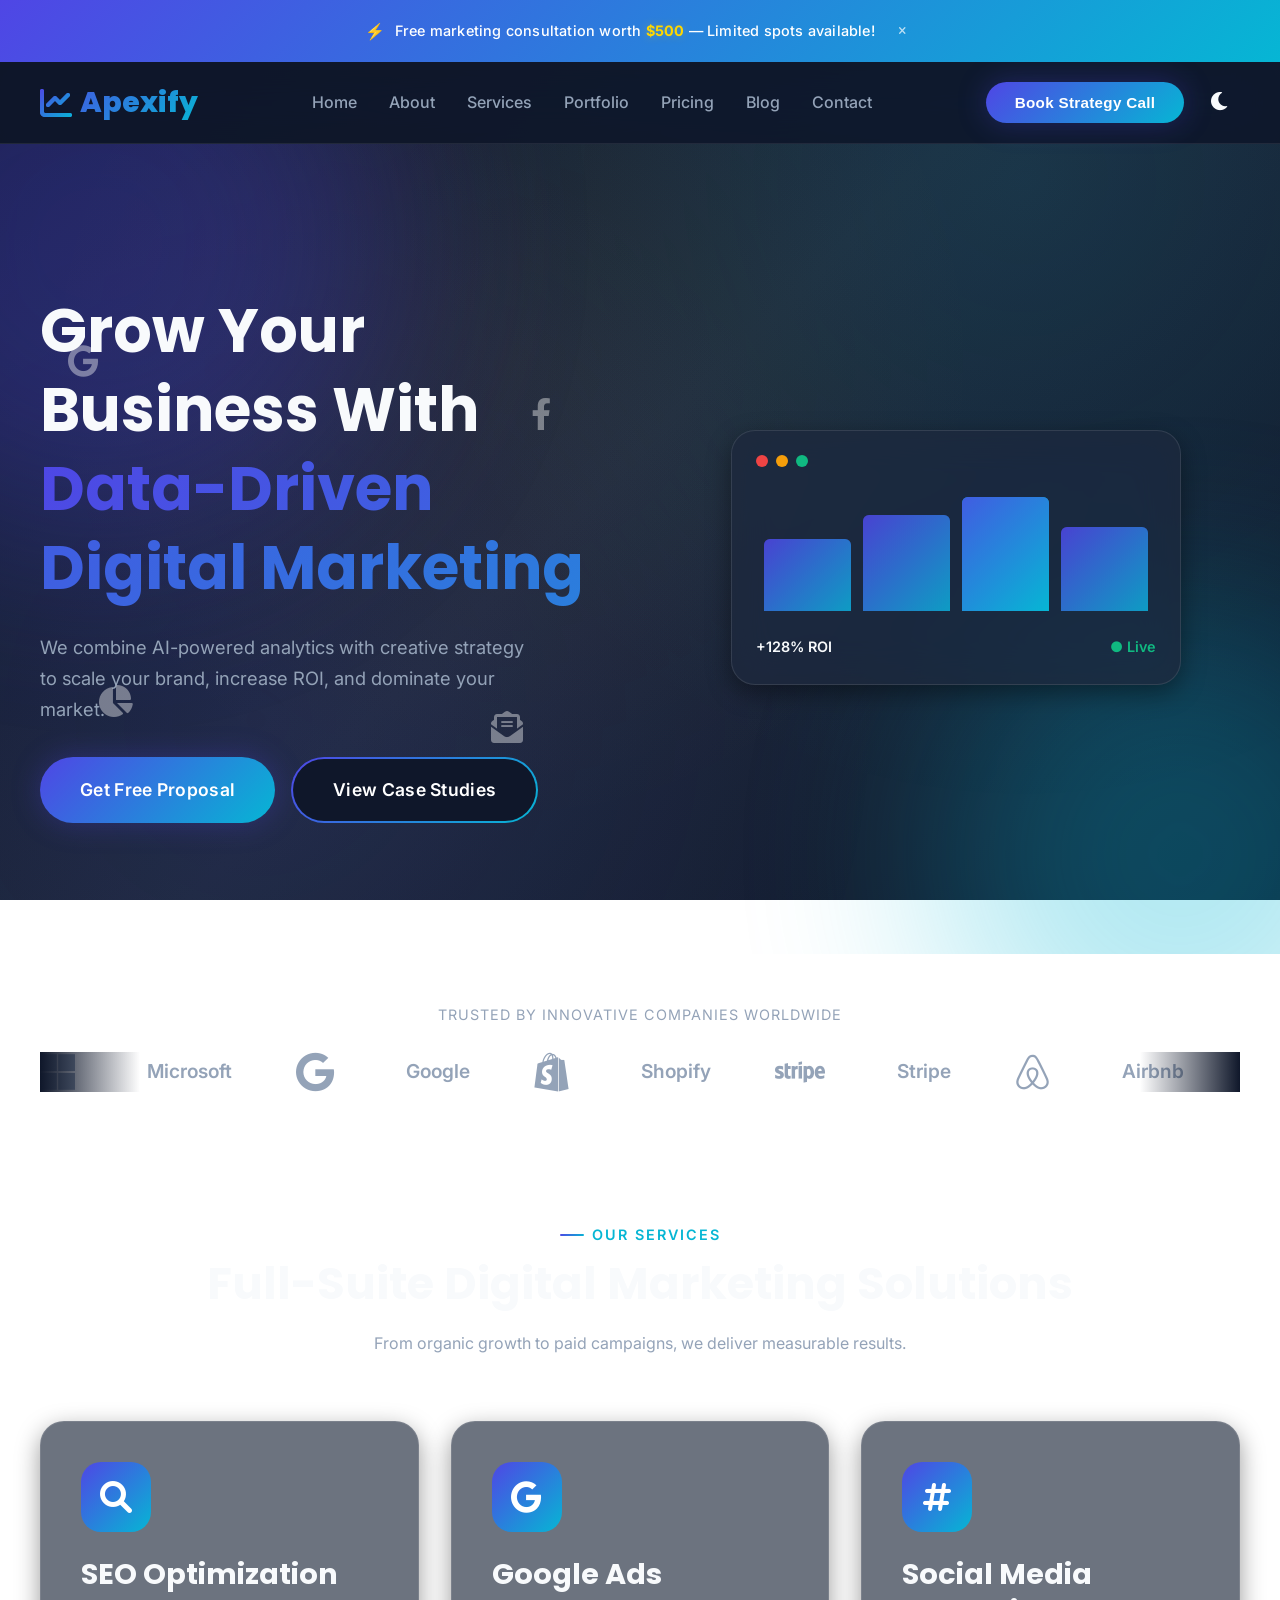
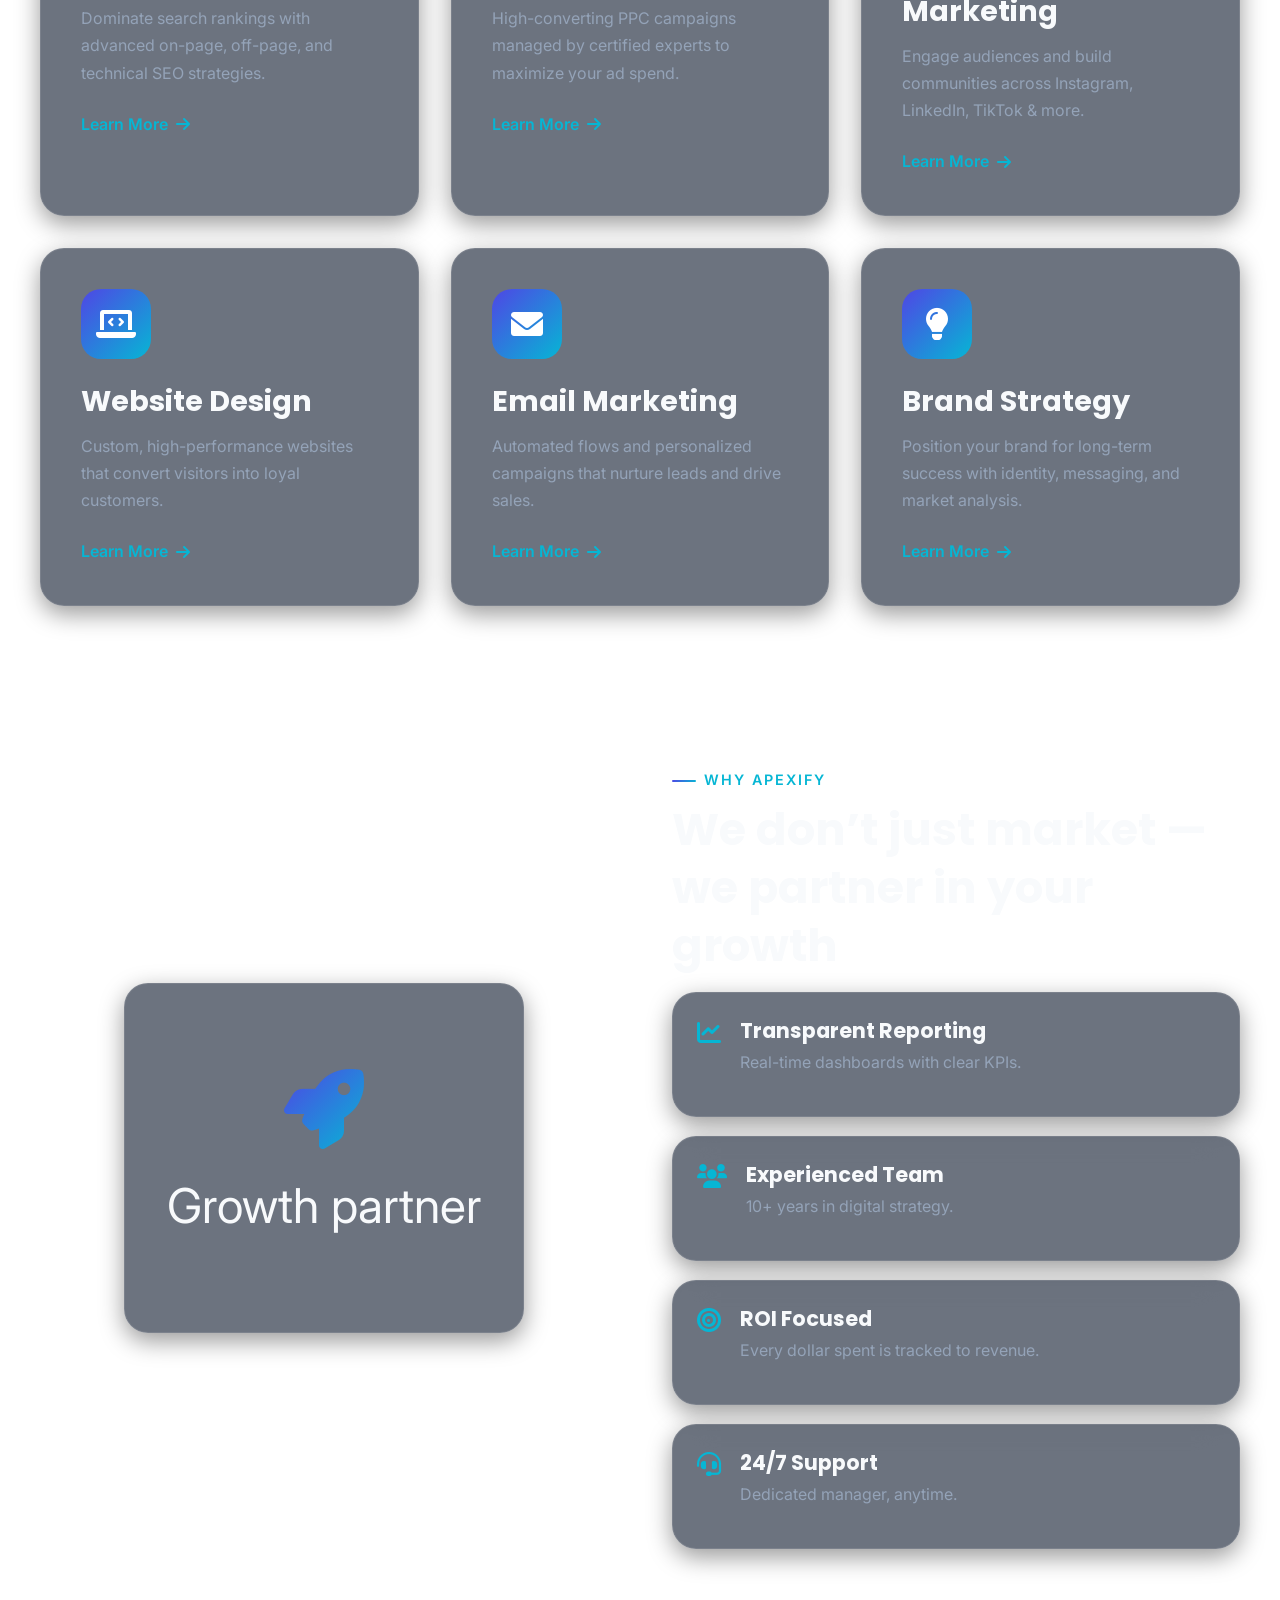
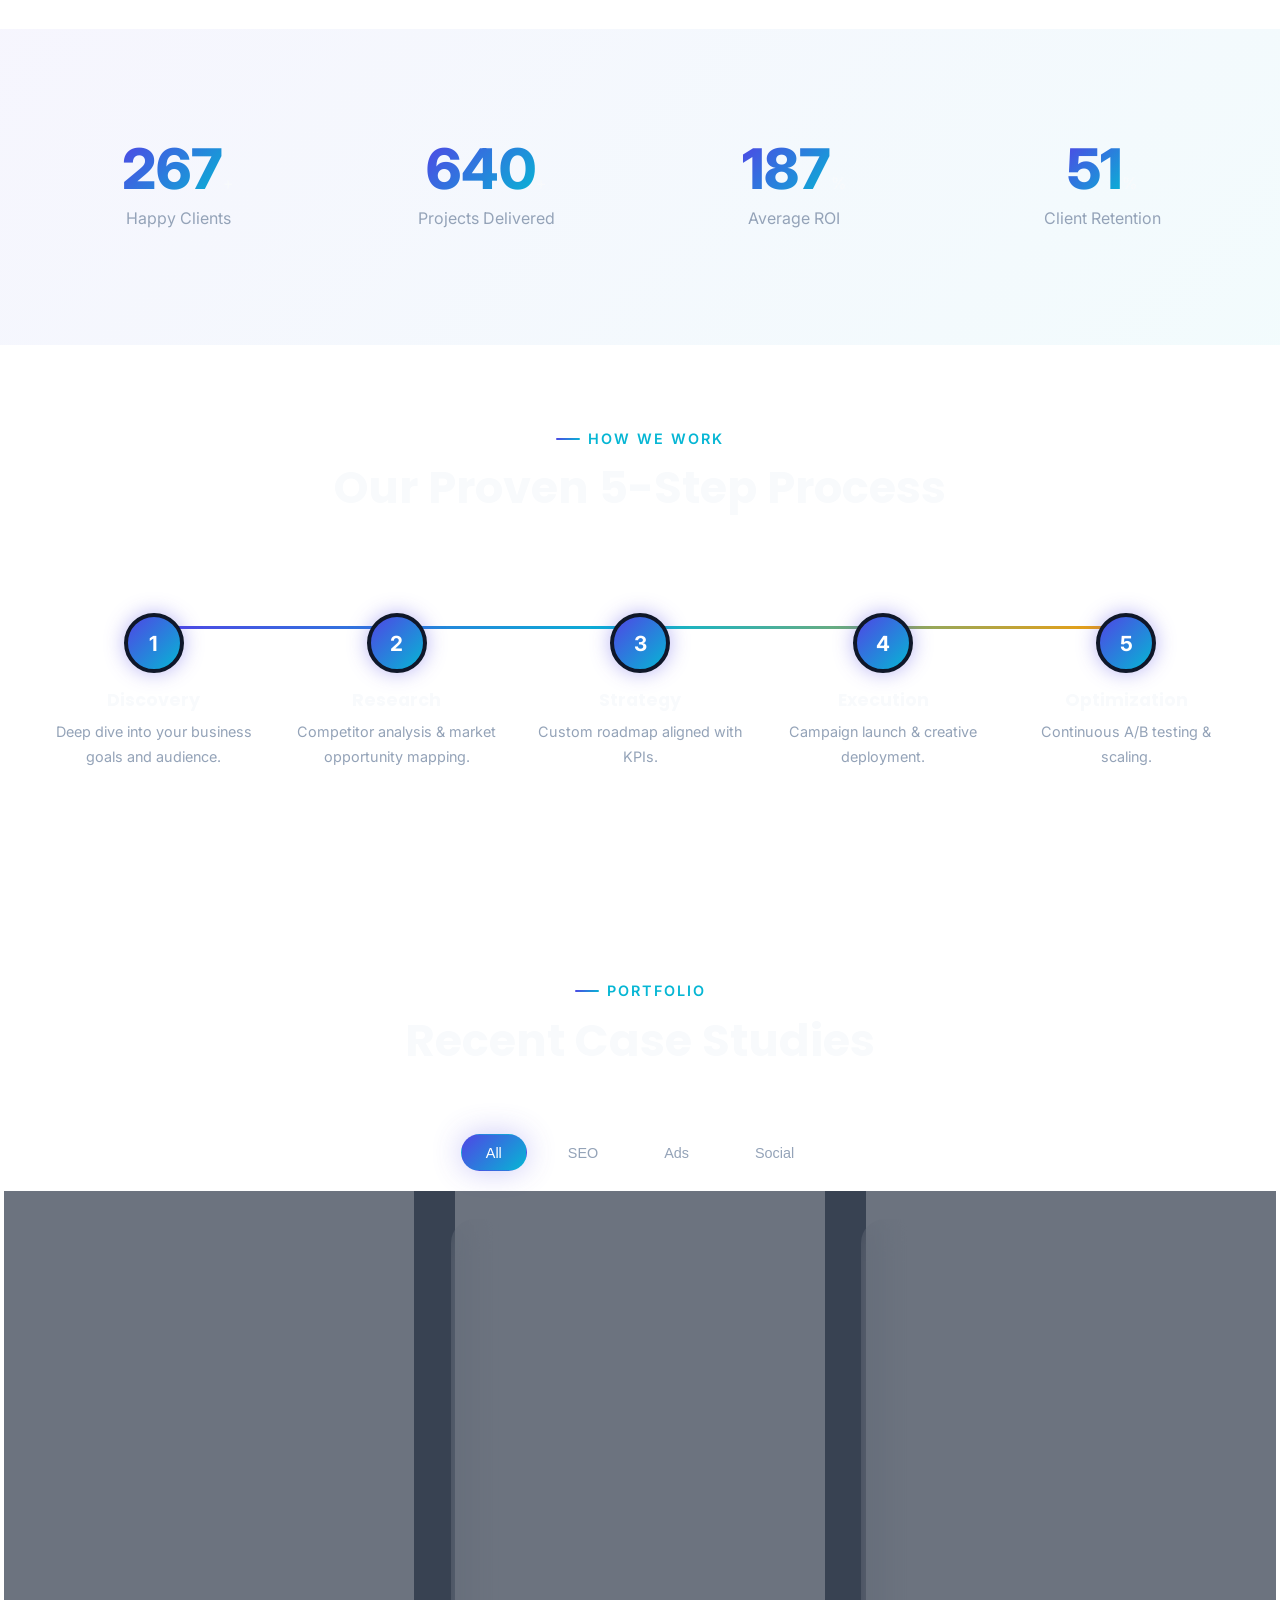
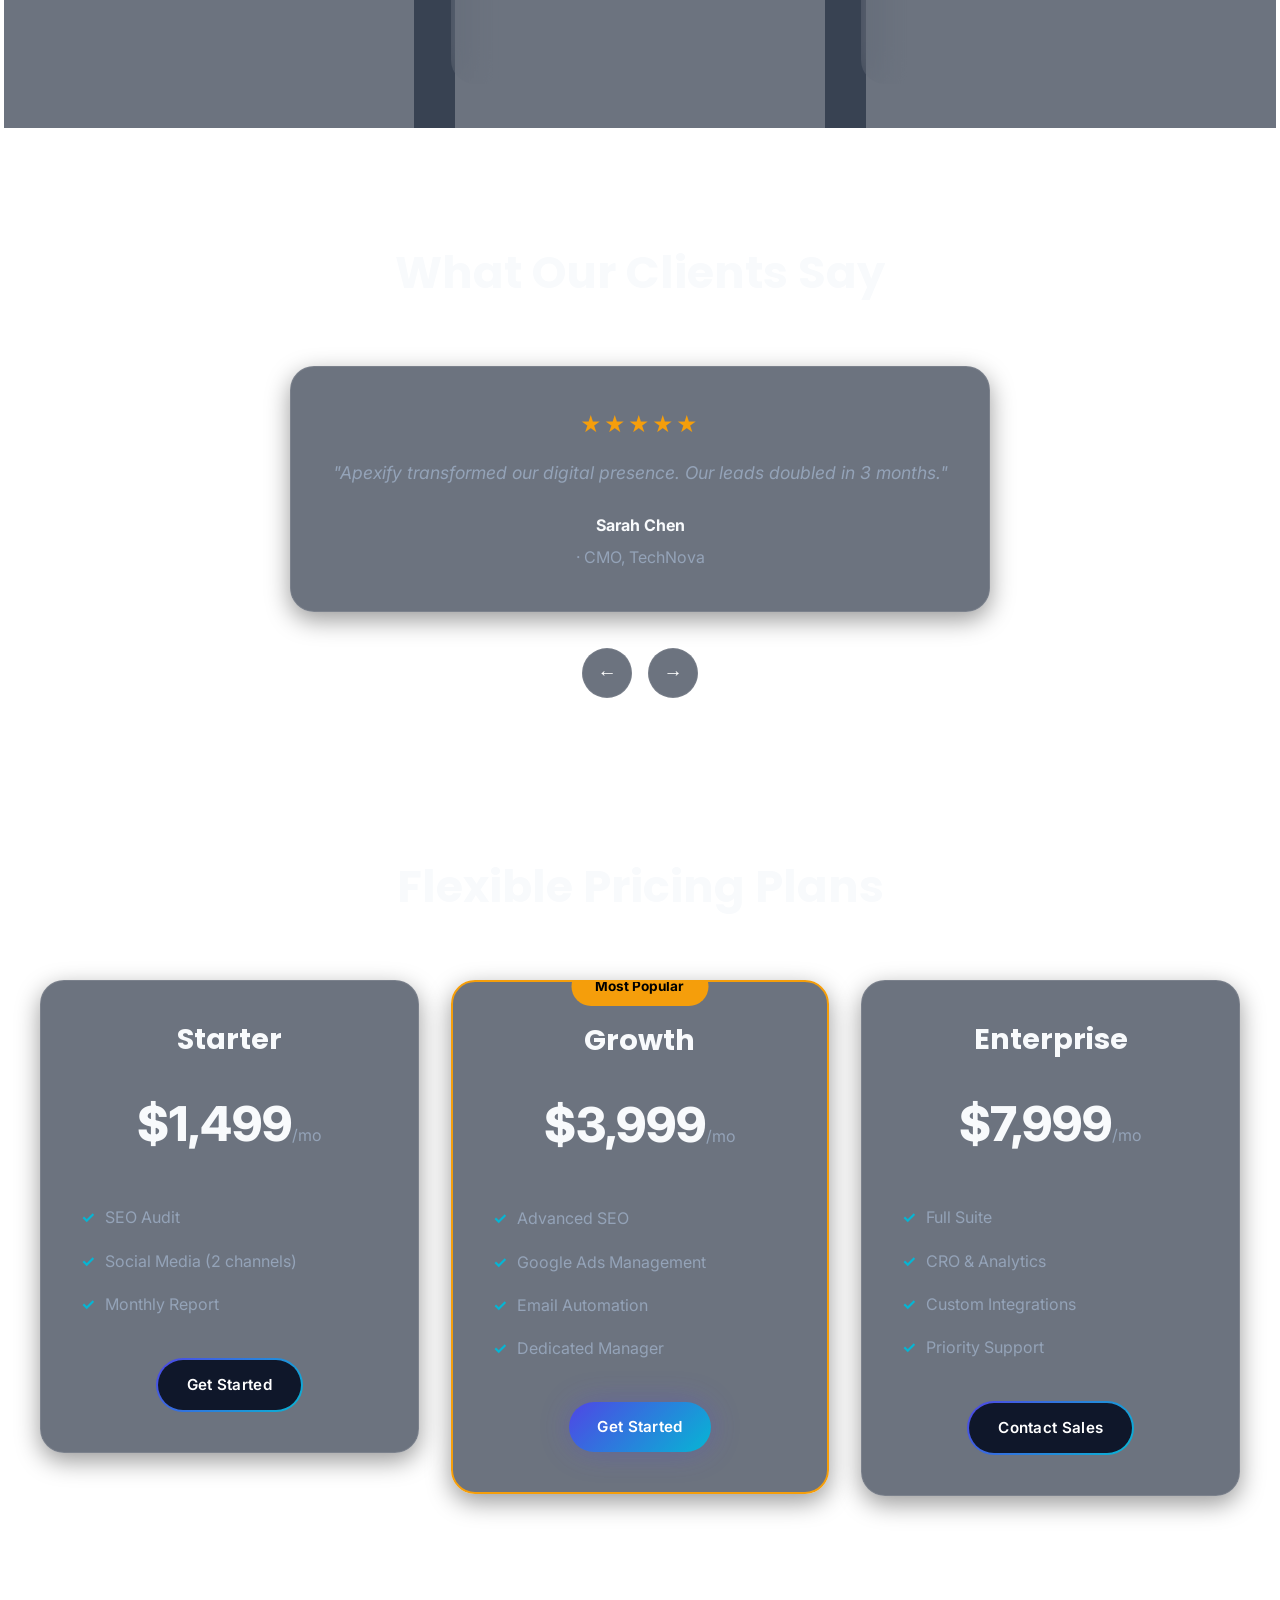
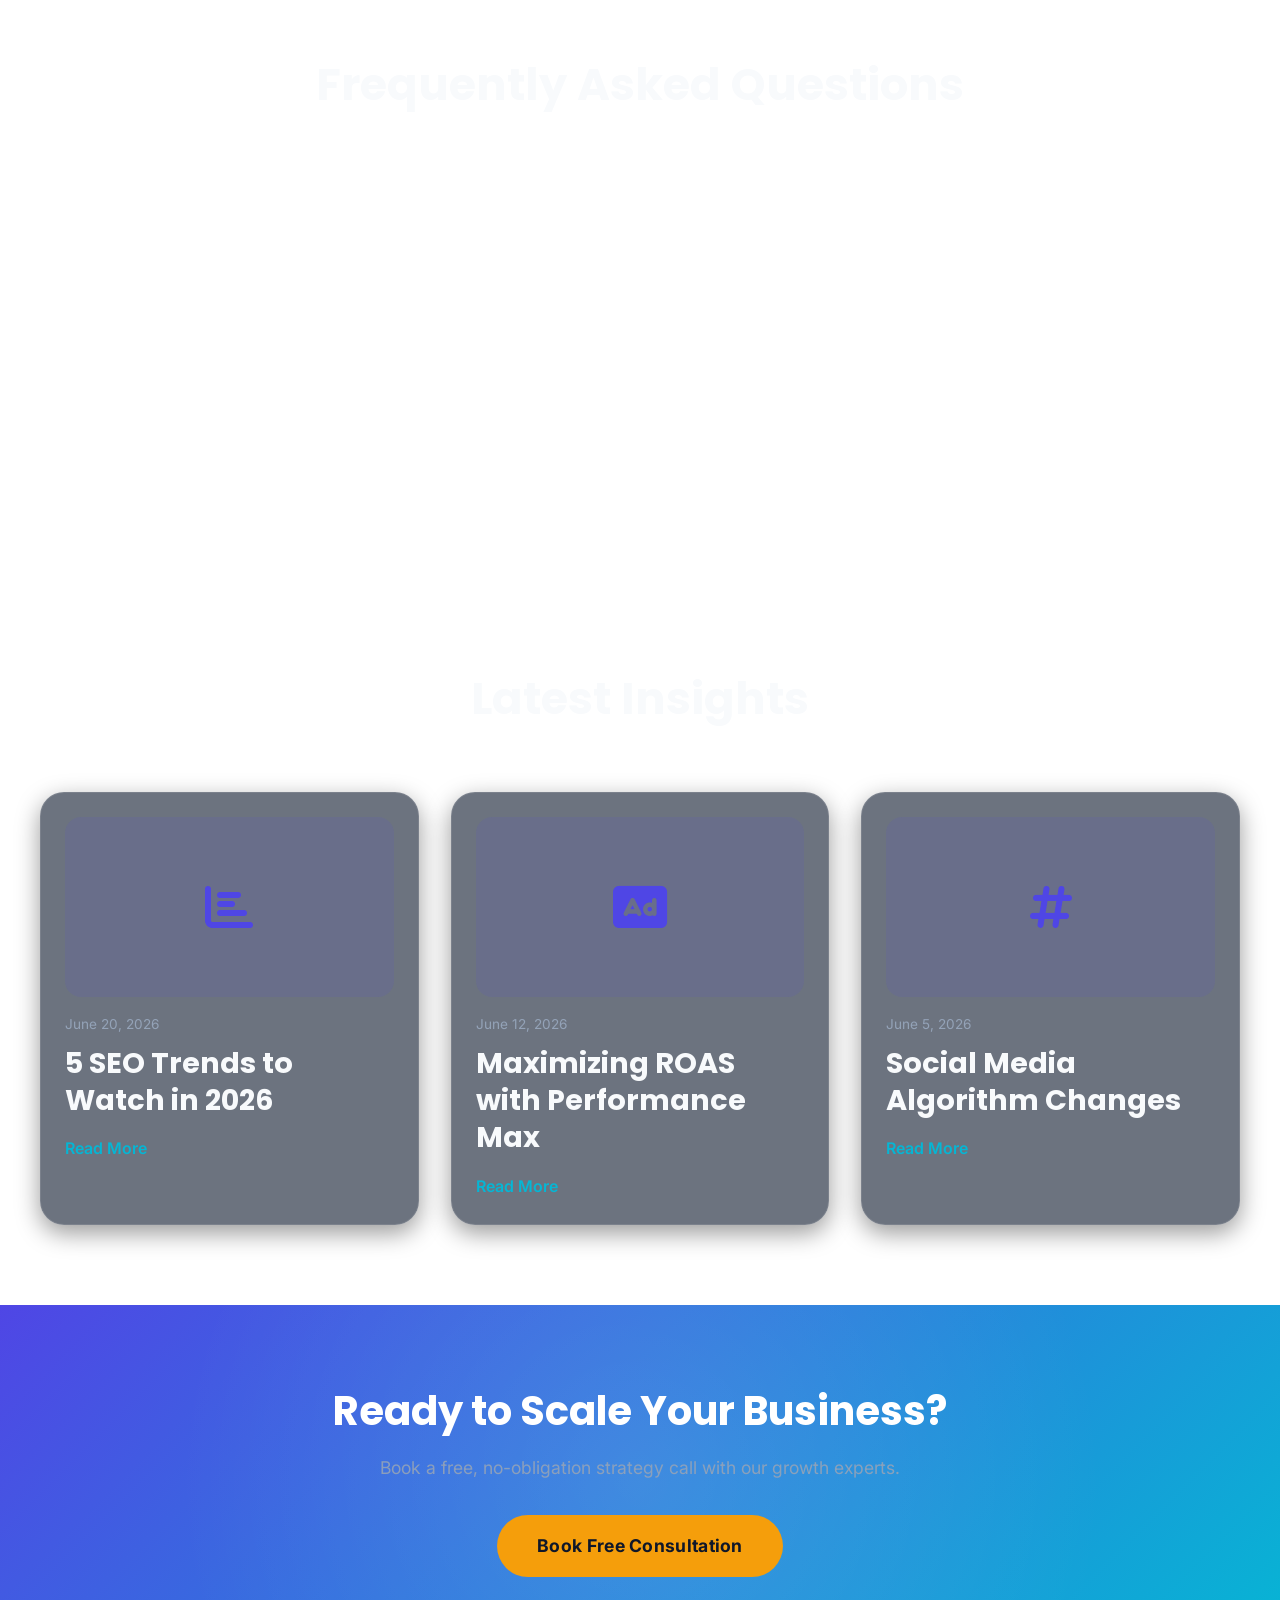
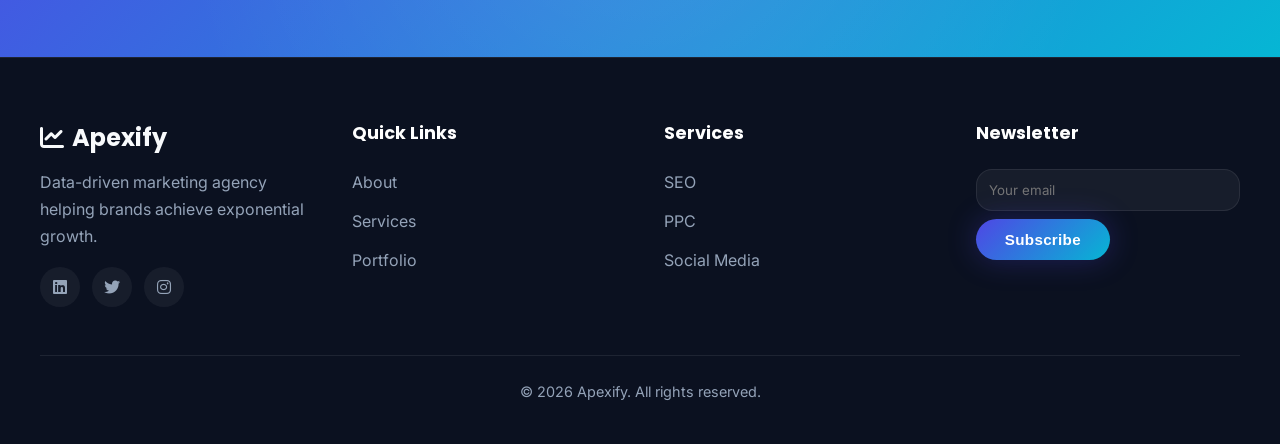
<file: Apexify Digital Marketing Agency/index.html>
<!doctype html>
<html lang="en">
  <head>
    <meta charset="UTF-8" />
    <meta
      name="viewport"
      content="width=device-width, initial-scale=1.0, viewport-fit=cover"
    />
    <meta
      name="description"
      content="Premium Digital Marketing Agency - Data-driven strategies to grow your business. SEO, Google Ads, Social Media & more."
    />
    <meta name="theme-color" content="#0F172A" />
    <title>Apexify | Digital Marketing Agency</title>
    <!-- Google Fonts -->
    <link rel="preconnect" href="https://fonts.googleapis.com" />
    <link rel="preconnect" href="https://fonts.gstatic.com" crossorigin />
    <link
      href="https://fonts.googleapis.com/css2?family=Inter:opsz,wght@14..32,400;14..32,500;14..32,600;14..32,700&family=Poppins:wght@600;700;800&display=swap"
      rel="stylesheet"
    />
    <!-- Font Awesome 6 for icons -->
    <link
      rel="stylesheet"
      href="https://cdnjs.cloudflare.com/ajax/libs/font-awesome/6.0.0-beta3/css/all.min.css"
    />
    <!-- Custom CSS -->
    <link rel="stylesheet" href="style.css" />
  </head>
  <body>
    <!-- Loading Screen -->
    <div id="loading-screen" class="loading-screen" aria-hidden="true">
      <div class="loader"></div>
    </div>

    <!-- Announcement Bar -->
    <div class="announcement-bar" role="complementary" aria-label="Promotion">
      <div class="container">
        <div class="announcement-inner">
          <div class="announcement-content">
            <span class="announcement-icon">⚡</span>
            <p class="announcement-text">
              Free marketing consultation worth <strong>$500</strong> — Limited
              spots available!
            </p>
          </div>
          <button class="btn-announcement" aria-label="Close announcement">
            <i class="fas fa-times"></i>
          </button>
        </div>
      </div>
    </div>

    <!-- Sticky Navigation -->
    <header class="site-header" id="header">
      <div class="container nav-container">
        <a href="index.html" class="logo" aria-label="Apexify home">
          <i class="fas fa-chart-line logo-icon"></i>
          <span>Apexify</span>
        </a>
        <nav class="main-nav" aria-label="Main navigation">
          <ul class="nav-list">
            <li><a href="index.html" class="nav-link active">Home</a></li>
            <li><a href="about.html" class="nav-link">About</a></li>
            <li><a href="services.html" class="nav-link">Services</a></li>
            <li><a href="portfolio.html" class="nav-link">Portfolio</a></li>
            <li><a href="pricing.html" class="nav-link">Pricing</a></li>
            <li><a href="blog.html" class="nav-link">Blog</a></li>
            <li><a href="contact.html" class="nav-link">Contact</a></li>
          </ul>
        </nav>
        <div class="nav-actions">
          <button
            class="btn btn-primary"
            onclick="window.location.href = 'contact.html'"
          >
            Book Strategy Call
          </button>
          <button
            class="theme-toggle"
            id="themeToggle"
            aria-label="Toggle dark/light mode"
          >
            <i class="fas fa-moon"></i>
          </button>
          <button
            class="hamburger"
            id="hamburger"
            aria-label="Menu"
            aria-expanded="false"
          >
            <span></span><span></span><span></span>
          </button>
        </div>
      </div>
      <!-- Mobile Menu -->
      <div class="mobile-menu" id="mobileMenu">
        <ul class="mobile-nav-list">
          <li><a href="index.html" class="mobile-link">Home</a></li>
          <li><a href="about.html" class="mobile-link">About</a></li>
          <li><a href="services.html" class="mobile-link">Services</a></li>
          <li><a href="portfolio.html" class="mobile-link">Portfolio</a></li>
          <li><a href="pricing.html" class="mobile-link">Pricing</a></li>
          <li><a href="blog.html" class="mobile-link">Blog</a></li>
          <li><a href="contact.html" class="mobile-link">Contact</a></li>
        </ul>
        <a href="contact.html" class="btn btn-primary mobile-cta"
          >Book Strategy Call</a
        >
      </div>
    </header>

    <main id="main-content">
      <!-- Hero Section -->
      <section class="hero-section" id="hero">
        <div class="hero-bg">
          <div class="blob blob-1"></div>
          <div class="blob blob-2"></div>
        </div>
        <div class="container hero-container">
          <div class="hero-content">
            <h1 class="hero-headline">
              Grow Your Business With
              <span class="gradient-text">Data-Driven Digital Marketing</span>
            </h1>
            <p class="hero-description">
              We combine AI-powered analytics with creative strategy to scale
              your brand, increase ROI, and dominate your market.
            </p>
            <div class="hero-cta">
              <a href="contact.html" class="btn btn-primary btn-lg"
                >Get Free Proposal</a
              >
              <a href="portfolio.html" class="btn btn-outline btn-lg"
                >View Case Studies</a
              >
            </div>
            <div class="floating-icons">
              <i class="fab fa-google floating-icon icon-google"></i>
              <i class="fab fa-facebook-f floating-icon icon-facebook"></i>
              <i class="fas fa-chart-pie floating-icon icon-chart"></i>
              <i class="fas fa-envelope-open-text floating-icon icon-email"></i>
            </div>
          </div>
          <div class="hero-media">
            <div class="dashboard-mockup glass-card">
              <div class="mockup-header">
                <span class="mockup-dot"></span>
                <span class="mockup-dot"></span>
                <span class="mockup-dot"></span>
              </div>
              <div class="mockup-body">
                <div class="mockup-chart">
                  <div class="bar" style="height: 60%"></div>
                  <div class="bar" style="height: 80%"></div>
                  <div class="bar active" style="height: 95%"></div>
                  <div class="bar" style="height: 70%"></div>
                </div>
                <div class="mockup-stats">
                  <span>+128% ROI</span>
                  <span class="green">● Live</span>
                </div>
              </div>
            </div>
          </div>
        </div>
      </section>

      <!-- Trusted Companies -->
      <section class="trusted-section" aria-label="Trusted by leading brands">
        <div class="container">
          <p class="section-label">Trusted by innovative companies worldwide</p>
          <div class="logo-track" id="logoTrack">
            <div class="logo-slide">
              <i class="fab fa-microsoft"></i><span>Microsoft</span>
              <i class="fab fa-google"></i><span>Google</span>
              <i class="fab fa-shopify"></i><span>Shopify</span>
              <i class="fab fa-stripe"></i><span>Stripe</span>
              <i class="fab fa-airbnb"></i><span>Airbnb</span>
              <i class="fab fa-spotify"></i><span>Spotify</span>
            </div>
            <div class="logo-slide" aria-hidden="true">
              <i class="fab fa-microsoft"></i><span>Microsoft</span>
              <i class="fab fa-google"></i><span>Google</span>
              <i class="fab fa-shopify"></i><span>Shopify</span>
              <i class="fab fa-stripe"></i><span>Stripe</span>
              <i class="fab fa-airbnb"></i><span>Airbnb</span>
              <i class="fab fa-spotify"></i><span>Spotify</span>
            </div>
          </div>
        </div>
      </section>

      <!-- Services -->
      <section class="services-section" id="services">
        <div class="container">
          <div class="section-header">
            <span class="section-tag">Our Services</span>
            <h2>Full-Suite Digital Marketing Solutions</h2>
            <p class="muted-text">
              From organic growth to paid campaigns, we deliver measurable
              results.
            </p>
          </div>
          <div class="services-grid">
            <div class="service-card glass-card">
              <i class="fas fa-search service-icon"></i>
              <h3>SEO Optimization</h3>
              <p>
                Dominate search rankings with advanced on-page, off-page, and
                technical SEO strategies.
              </p>
              <a href="services.html" class="btn-link"
                >Learn More <i class="fas fa-arrow-right"></i
              ></a>
            </div>
            <div class="service-card glass-card">
              <i class="fab fa-google service-icon"></i>
              <h3>Google Ads</h3>
              <p>
                High-converting PPC campaigns managed by certified experts to
                maximize your ad spend.
              </p>
              <a href="services.html" class="btn-link"
                >Learn More <i class="fas fa-arrow-right"></i
              ></a>
            </div>
            <div class="service-card glass-card">
              <i class="fas fa-hashtag service-icon"></i>
              <h3>Social Media Marketing</h3>
              <p>
                Engage audiences and build communities across Instagram,
                LinkedIn, TikTok & more.
              </p>
              <a href="services.html" class="btn-link"
                >Learn More <i class="fas fa-arrow-right"></i
              ></a>
            </div>
            <div class="service-card glass-card">
              <i class="fas fa-laptop-code service-icon"></i>
              <h3>Website Design</h3>
              <p>
                Custom, high-performance websites that convert visitors into
                loyal customers.
              </p>
              <a href="services.html" class="btn-link"
                >Learn More <i class="fas fa-arrow-right"></i
              ></a>
            </div>
            <div class="service-card glass-card">
              <i class="fas fa-envelope service-icon"></i>
              <h3>Email Marketing</h3>
              <p>
                Automated flows and personalized campaigns that nurture leads
                and drive sales.
              </p>
              <a href="services.html" class="btn-link"
                >Learn More <i class="fas fa-arrow-right"></i
              ></a>
            </div>
            <div class="service-card glass-card">
              <i class="fas fa-lightbulb service-icon"></i>
              <h3>Brand Strategy</h3>
              <p>
                Position your brand for long-term success with identity,
                messaging, and market analysis.
              </p>
              <a href="services.html" class="btn-link"
                >Learn More <i class="fas fa-arrow-right"></i
              ></a>
            </div>
          </div>
        </div>
      </section>

      <!-- Why Choose Us -->
      <section class="why-us-section" id="why-us">
        <div class="container why-grid">
          <div class="why-illustration">
            <div class="illustration-card glass-card">
              <i class="fas fa-rocket"></i>
              <span>Growth partner</span>
            </div>
          </div>
          <div class="why-content">
            <span class="section-tag">Why Apexify</span>
            <h2>We don’t just market — we partner in your growth</h2>
            <div class="feature-list">
              <div class="feature-item glass-card">
                <i class="fas fa-chart-line"></i>
                <div>
                  <h4>Transparent Reporting</h4>
                  <p>Real-time dashboards with clear KPIs.</p>
                </div>
              </div>
              <div class="feature-item glass-card">
                <i class="fas fa-users"></i>
                <div>
                  <h4>Experienced Team</h4>
                  <p>10+ years in digital strategy.</p>
                </div>
              </div>
              <div class="feature-item glass-card">
                <i class="fas fa-bullseye"></i>
                <div>
                  <h4>ROI Focused</h4>
                  <p>Every dollar spent is tracked to revenue.</p>
                </div>
              </div>
              <div class="feature-item glass-card">
                <i class="fas fa-headset"></i>
                <div>
                  <h4>24/7 Support</h4>
                  <p>Dedicated manager, anytime.</p>
                </div>
              </div>
            </div>
          </div>
        </div>
      </section>

      <!-- Statistics -->
      <section class="stats-section" id="stats">
        <div class="container stats-grid">
          <div class="stat-item">
            <span class="counter" data-target="500">0</span>+
            <span class="stat-label">Happy Clients</span>
          </div>
          <div class="stat-item">
            <span class="counter" data-target="1200">0</span>+
            <span class="stat-label">Projects Delivered</span>
          </div>
          <div class="stat-item">
            <span class="counter" data-target="350">0</span>%
            <span class="stat-label">Average ROI</span>
          </div>
          <div class="stat-item">
            <span class="counter" data-target="98">0</span>%
            <span class="stat-label">Client Retention</span>
          </div>
        </div>
      </section>

      <!-- Process -->
      <section class="process-section" id="process">
        <div class="container">
          <div class="section-header">
            <span class="section-tag">How we work</span>
            <h2>Our Proven 5-Step Process</h2>
          </div>
          <div class="timeline">
            <div class="timeline-step">
              <div class="step-marker">1</div>
              <h4>Discovery</h4>
              <p>Deep dive into your business goals and audience.</p>
            </div>
            <div class="timeline-step">
              <div class="step-marker">2</div>
              <h4>Research</h4>
              <p>Competitor analysis & market opportunity mapping.</p>
            </div>
            <div class="timeline-step">
              <div class="step-marker">3</div>
              <h4>Strategy</h4>
              <p>Custom roadmap aligned with KPIs.</p>
            </div>
            <div class="timeline-step">
              <div class="step-marker">4</div>
              <h4>Execution</h4>
              <p>Campaign launch & creative deployment.</p>
            </div>
            <div class="timeline-step">
              <div class="step-marker">5</div>
              <h4>Optimization</h4>
              <p>Continuous A/B testing & scaling.</p>
            </div>
          </div>
        </div>
      </section>

      <!-- Case Studies Preview -->
      <section class="case-studies-section" id="case-studies">
        <div class="container">
          <div class="section-header">
            <span class="section-tag">Portfolio</span>
            <h2>Recent Case Studies</h2>
          </div>
          <div class="filter-buttons">
            <button class="filter-btn active" data-filter="all">All</button>
            <button class="filter-btn" data-filter="seo">SEO</button>
            <button class="filter-btn" data-filter="ads">Ads</button>
            <button class="filter-btn" data-filter="social">Social</button>
          </div>
          <div class="portfolio-grid" id="portfolioGrid">
            <div class="portfolio-card glass-card" data-category="seo">
              <div class="card-img"><i class="fas fa-search fa-2x"></i></div>
              <span class="category">SEO</span>
              <h3>E-commerce traffic +245%</h3>
              <p>Organic growth for fashion retailer.</p>
            </div>
            <div class="portfolio-card glass-card" data-category="ads">
              <div class="card-img"><i class="fab fa-google fa-2x"></i></div>
              <span class="category">Google Ads</span>
              <h3>ROAS increased by 4.2x</h3>
              <p>Performance max campaign for SaaS.</p>
            </div>
            <div class="portfolio-card glass-card" data-category="social">
              <div class="card-img"><i class="fab fa-instagram fa-2x"></i></div>
              <span class="category">Social</span>
              <h3>1M+ impressions in 30 days</h3>
              <p>Viral campaign for beverage brand.</p>
            </div>
          </div>
        </div>
      </section>

      <!-- Testimonials -->
      <section class="testimonials-section" id="testimonials">
        <div class="container">
          <div class="section-header"><h2>What Our Clients Say</h2></div>
          <div class="testimonial-slider" id="testimonialSlider">
            <div class="testimonial-slide active glass-card">
              <div class="stars">★★★★★</div>
              <p>
                "Apexify transformed our digital presence. Our leads doubled in
                3 months."
              </p>
              <div class="client">
                <strong>Sarah Chen</strong> · CMO, TechNova
              </div>
            </div>
            <div class="testimonial-slide glass-card">
              <div class="stars">★★★★★</div>
              <p>
                "The ROI we've seen from their Google Ads management is
                incredible."
              </p>
              <div class="client">
                <strong>Marcus Rivera</strong> · Founder, BloomBox
              </div>
            </div>
            <div class="testimonial-slide glass-card">
              <div class="stars">★★★★★</div>
              <p>
                "Professional, data-driven, and truly care about our growth."
              </p>
              <div class="client">
                <strong>Emily Park</strong> · VP Marketing, Luminate
              </div>
            </div>
          </div>
          <div class="slider-controls">
            <button id="prevTestimonial" aria-label="Previous">←</button>
            <button id="nextTestimonial" aria-label="Next">→</button>
          </div>
        </div>
      </section>

      <!-- Pricing Preview -->
      <section class="pricing-section" id="pricing">
        <div class="container">
          <div class="section-header"><h2>Flexible Pricing Plans</h2></div>
          <div class="pricing-grid">
            <div class="pricing-card glass-card">
              <h3>Starter</h3>
              <div class="price">$1,499<span>/mo</span></div>
              <ul>
                <li>SEO Audit</li>
                <li>Social Media (2 channels)</li>
                <li>Monthly Report</li>
              </ul>
              <a href="pricing.html" class="btn btn-outline">Get Started</a>
            </div>
            <div class="pricing-card glass-card popular">
              <span class="popular-badge">Most Popular</span>
              <h3>Growth</h3>
              <div class="price">$3,999<span>/mo</span></div>
              <ul>
                <li>Advanced SEO</li>
                <li>Google Ads Management</li>
                <li>Email Automation</li>
                <li>Dedicated Manager</li>
              </ul>
              <a href="pricing.html" class="btn btn-primary">Get Started</a>
            </div>
            <div class="pricing-card glass-card">
              <h3>Enterprise</h3>
              <div class="price">$7,999<span>/mo</span></div>
              <ul>
                <li>Full Suite</li>
                <li>CRO & Analytics</li>
                <li>Custom Integrations</li>
                <li>Priority Support</li>
              </ul>
              <a href="pricing.html" class="btn btn-outline">Contact Sales</a>
            </div>
          </div>
        </div>
      </section>

      <!-- FAQ -->
      <section class="faq-section" id="faq">
        <div class="container">
          <div class="section-header"><h2>Frequently Asked Questions</h2></div>
          <div class="accordion">
            <div class="accordion-item">
              <button class="accordion-header">
                What is included in the SEO service?
              </button>
              <div class="accordion-content">
                <p>
                  Technical audit, keyword research, on-page optimization, and
                  monthly reporting.
                </p>
              </div>
            </div>
            <div class="accordion-item">
              <button class="accordion-header">
                How long until I see results?
              </button>
              <div class="accordion-content">
                <p>
                  Typically 3-6 months for SEO, while paid ads can generate
                  leads within days.
                </p>
              </div>
            </div>
            <div class="accordion-item">
              <button class="accordion-header">
                Do you offer custom packages?
              </button>
              <div class="accordion-content">
                <p>
                  Yes, we tailor solutions based on your business goals and
                  budget.
                </p>
              </div>
            </div>
            <div class="accordion-item">
              <button class="accordion-header">
                What platforms do you advertise on?
              </button>
              <div class="accordion-content">
                <p>
                  Google, Facebook, Instagram, LinkedIn, TikTok, and
                  programmatic networks.
                </p>
              </div>
            </div>
          </div>
        </div>
      </section>

      <!-- Blog Preview -->
      <section class="blog-preview" id="blog">
        <div class="container">
          <div class="section-header"><h2>Latest Insights</h2></div>
          <div class="blog-grid">
            <article class="blog-card glass-card">
              <div class="blog-img"><i class="fas fa-chart-bar"></i></div>
              <span class="date">June 20, 2026</span>
              <h3>5 SEO Trends to Watch in 2026</h3>
              <a href="blog.html" class="btn-link">Read More</a>
            </article>
            <article class="blog-card glass-card">
              <div class="blog-img"><i class="fas fa-ad"></i></div>
              <span class="date">June 12, 2026</span>
              <h3>Maximizing ROAS with Performance Max</h3>
              <a href="blog.html" class="btn-link">Read More</a>
            </article>
            <article class="blog-card glass-card">
              <div class="blog-img"><i class="fas fa-hashtag"></i></div>
              <span class="date">June 5, 2026</span>
              <h3>Social Media Algorithm Changes</h3>
              <a href="blog.html" class="btn-link">Read More</a>
            </article>
          </div>
        </div>
      </section>

      <!-- CTA Banner -->
      <section class="cta-banner">
        <div class="container cta-content">
          <h2>Ready to Scale Your Business?</h2>
          <p>
            Book a free, no-obligation strategy call with our growth experts.
          </p>
          <a href="contact.html" class="btn btn-accent btn-lg"
            >Book Free Consultation</a
          >
        </div>
      </section>
    </main>

    <footer class="site-footer">
      <div class="container footer-grid">
        <div class="footer-col">
          <h4><i class="fas fa-chart-line"></i> Apexify</h4>
          <p>
            Data-driven marketing agency helping brands achieve exponential
            growth.
          </p>
          <div class="social-icons">
            <a href="#"><i class="fab fa-linkedin"></i></a>
            <a href="#"><i class="fab fa-twitter"></i></a>
            <a href="#"><i class="fab fa-instagram"></i></a>
          </div>
        </div>
        <div class="footer-col">
          <h5>Quick Links</h5>
          <ul>
            <li><a href="about.html">About</a></li>
            <li><a href="services.html">Services</a></li>
            <li><a href="portfolio.html">Portfolio</a></li>
          </ul>
        </div>
        <div class="footer-col">
          <h5>Services</h5>
          <ul>
            <li><a href="services.html">SEO</a></li>
            <li><a href="services.html">PPC</a></li>
            <li><a href="services.html">Social Media</a></li>
          </ul>
        </div>
        <div class="footer-col">
          <h5>Newsletter</h5>
          <form class="newsletter-form" id="newsletterForm">
            <input type="email" placeholder="Your email" required />
            <button type="submit" class="btn btn-primary">Subscribe</button>
          </form>
        </div>
      </div>
      <div class="footer-bottom container">
        <p>© 2026 Apexify. All rights reserved.</p>
      </div>
    </footer>

    <button class="back-to-top" id="backToTop" aria-label="Back to top">
      ↑
    </button>

    <script src="script.js"></script>
  </body>
</html>
</file>
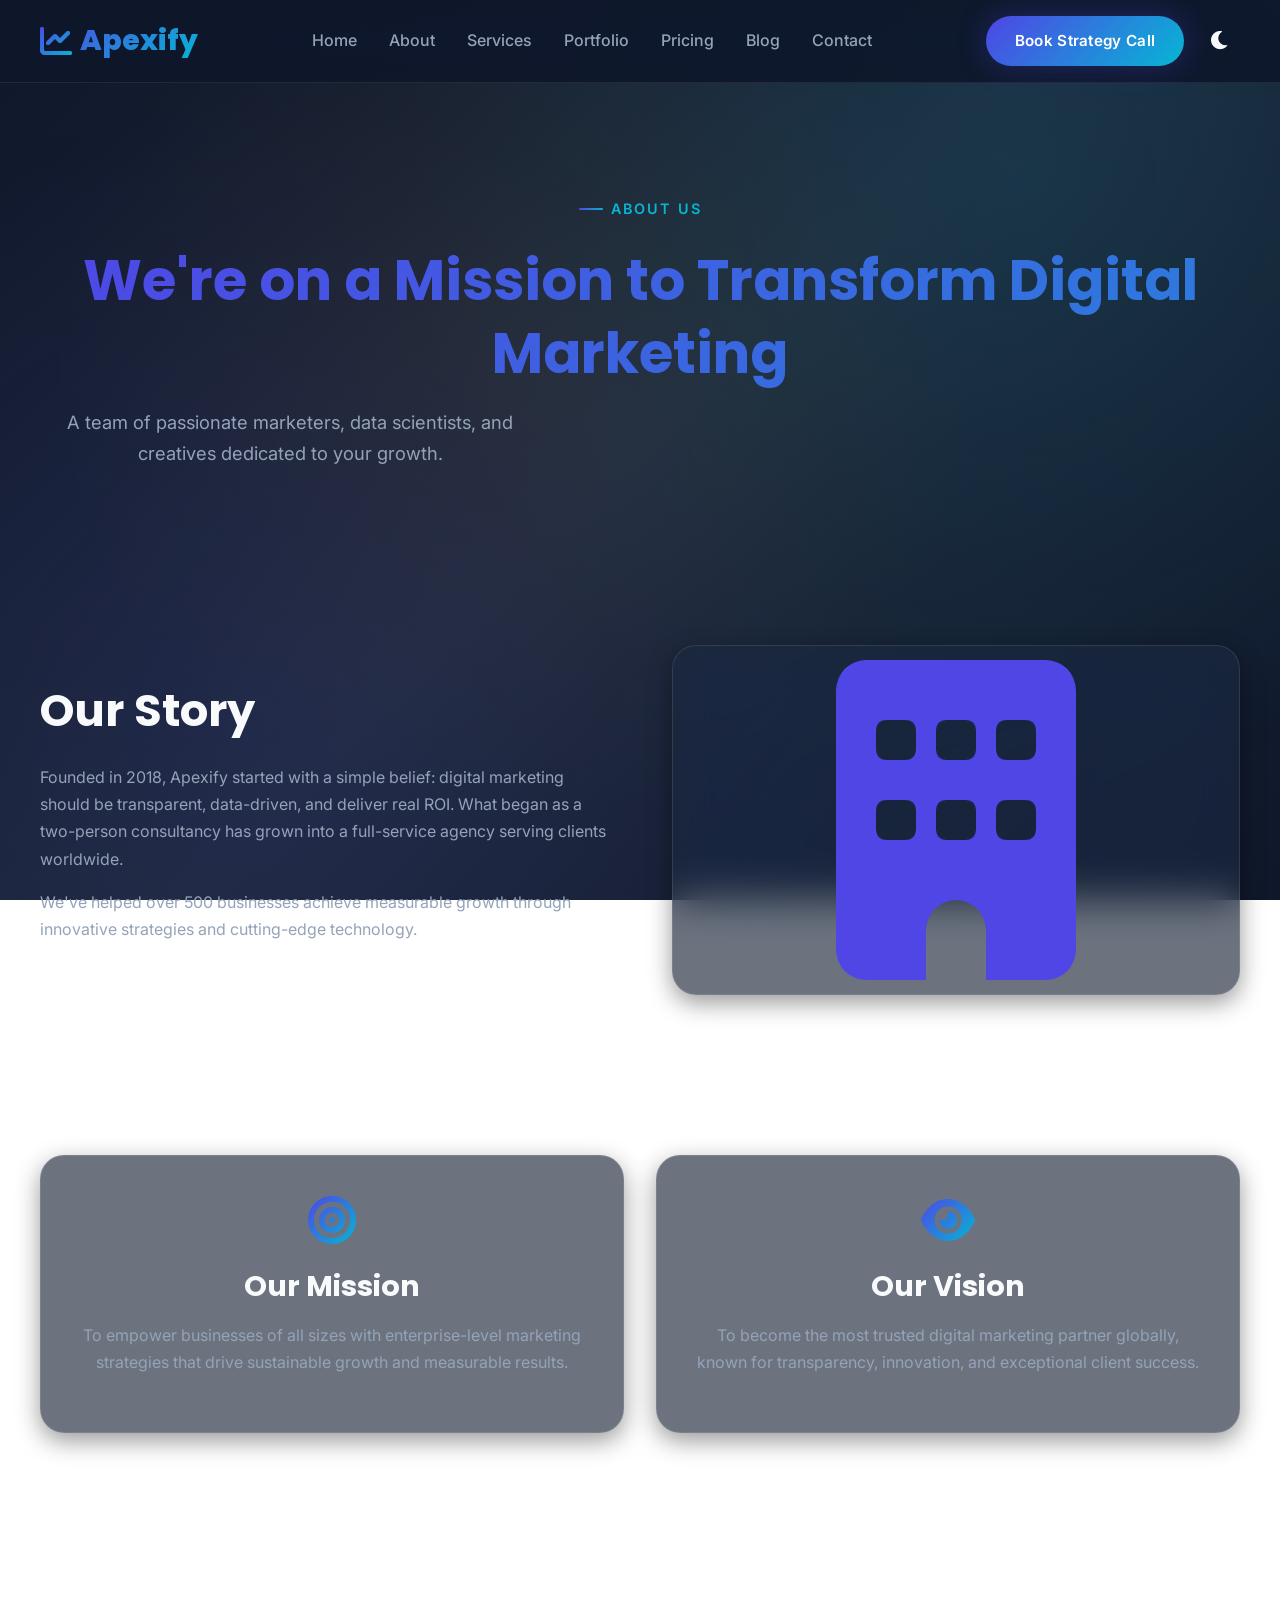
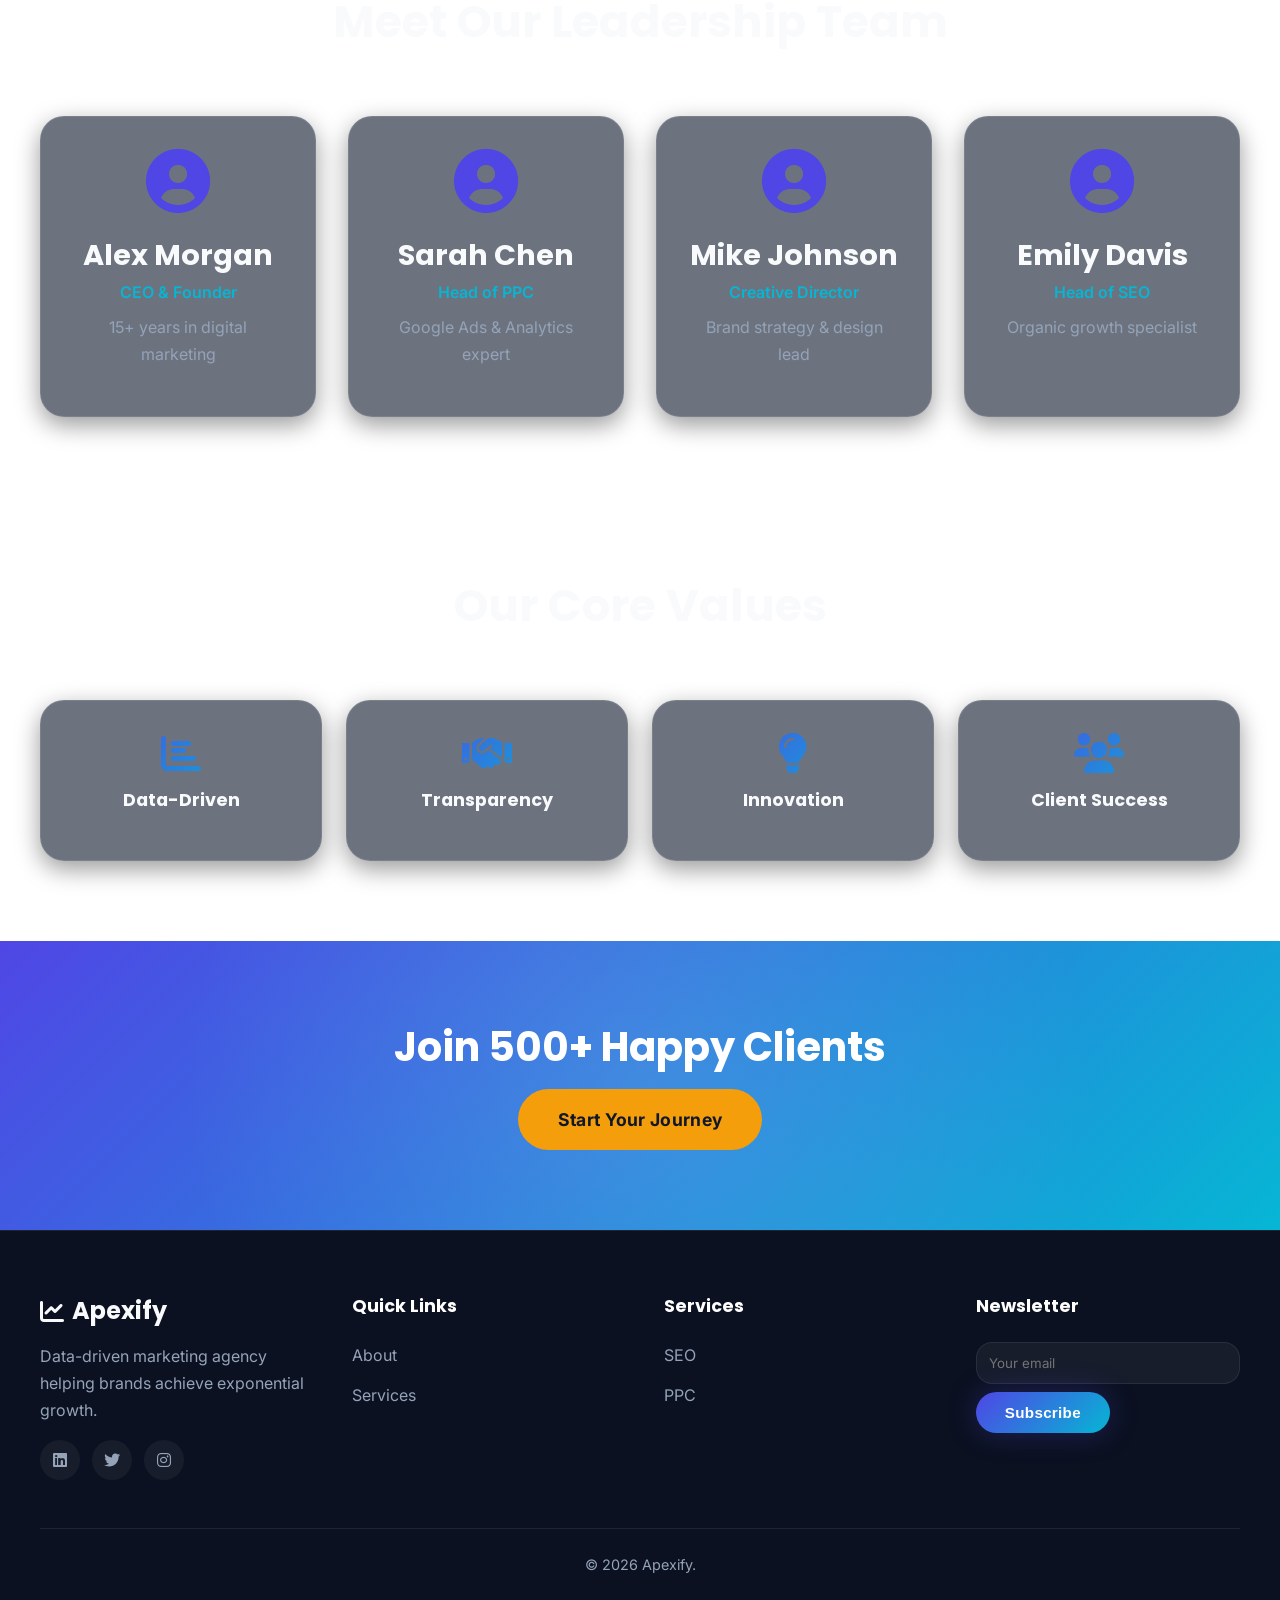
<file: Apexify Digital Marketing Agency/about.html>
<!DOCTYPE html>
<html lang="en">
<head>
  <meta charset="UTF-8">
  <meta name="viewport" content="width=device-width, initial-scale=1.0, viewport-fit=cover">
  <meta name="description" content="About Apexify - Our story, mission, team, and values">
  <meta name="theme-color" content="#0F172A">
  <title>About | Apexify Digital Marketing Agency</title>
  <link rel="preconnect" href="https://fonts.googleapis.com">
  <link rel="preconnect" href="https://fonts.gstatic.com" crossorigin>
  <link href="https://fonts.googleapis.com/css2?family=Inter:opsz,wght@14..32,400;14..32,500;14..32,600;14..32,700&family=Poppins:wght@600;700;800&display=swap" rel="stylesheet">
  <link rel="stylesheet" href="https://cdnjs.cloudflare.com/ajax/libs/font-awesome/6.0.0-beta3/css/all.min.css">
  <link rel="stylesheet" href="style.css">
</head>
<body>
  <div id="loading-screen" class="loading-screen" aria-hidden="true">
    <div class="loader"></div>
  </div>

  <header class="site-header" id="header">
    <div class="container nav-container">
      <a href="index.html" class="logo" aria-label="Apexify home">
        <i class="fas fa-chart-line logo-icon"></i>
        <span>Apexify</span>
      </a>
      <nav class="main-nav" aria-label="Main navigation">
        <ul class="nav-list">
          <li><a href="index.html" class="nav-link">Home</a></li>
          <li><a href="about.html" class="nav-link active">About</a></li>
          <li><a href="services.html" class="nav-link">Services</a></li>
          <li><a href="portfolio.html" class="nav-link">Portfolio</a></li>
          <li><a href="pricing.html" class="nav-link">Pricing</a></li>
          <li><a href="blog.html" class="nav-link">Blog</a></li>
          <li><a href="contact.html" class="nav-link">Contact</a></li>
        </ul>
      </nav>
      <div class="nav-actions">
        <a href="contact.html" class="btn btn-primary">Book Strategy Call</a>
        <button class="theme-toggle" id="themeToggle" aria-label="Toggle dark/light mode">
          <i class="fas fa-moon"></i>
        </button>
        <button class="hamburger" id="hamburger" aria-label="Menu" aria-expanded="false">
          <span></span><span></span><span></span>
        </button>
      </div>
    </div>
    <div class="mobile-menu" id="mobileMenu">
      <ul class="mobile-nav-list">
        <li><a href="index.html">Home</a></li>
        <li><a href="about.html">About</a></li>
        <li><a href="services.html">Services</a></li>
        <li><a href="portfolio.html">Portfolio</a></li>
        <li><a href="pricing.html">Pricing</a></li>
        <li><a href="blog.html">Blog</a></li>
        <li><a href="contact.html">Contact</a></li>
      </ul>
      <a href="contact.html" class="btn btn-primary mobile-cta">Book Strategy Call</a>
    </div>
  </header>

  <main id="main-content">
    <!-- About Hero -->
    <section class="page-hero">
      <div class="container">
        <span class="section-tag">About Us</span>
        <h1 class="gradient-text">We're on a Mission to Transform Digital Marketing</h1>
        <p class="hero-description">A team of passionate marketers, data scientists, and creatives dedicated to your growth.</p>
      </div>
    </section>

    <!-- Story -->
    <section class="story-section">
      <div class="container">
        <div class="story-grid">
          <div class="story-content">
            <h2>Our Story</h2>
            <p>Founded in 2018, Apexify started with a simple belief: digital marketing should be transparent, data-driven, and deliver real ROI. What began as a two-person consultancy has grown into a full-service agency serving clients worldwide.</p>
            <p>We've helped over 500 businesses achieve measurable growth through innovative strategies and cutting-edge technology.</p>
          </div>
          <div class="story-image glass-card">
            <i class="fas fa-building fa-4x"></i>
          </div>
        </div>
      </div>
    </section>

    <!-- Mission & Vision -->
    <section class="mission-section">
      <div class="container">
        <div class="mission-grid">
          <div class="mission-card glass-card">
            <i class="fas fa-bullseye fa-3x"></i>
            <h3>Our Mission</h3>
            <p>To empower businesses of all sizes with enterprise-level marketing strategies that drive sustainable growth and measurable results.</p>
          </div>
          <div class="mission-card glass-card">
            <i class="fas fa-eye fa-3x"></i>
            <h3>Our Vision</h3>
            <p>To become the most trusted digital marketing partner globally, known for transparency, innovation, and exceptional client success.</p>
          </div>
        </div>
      </div>
    </section>

    <!-- Team -->
    <section class="team-section">
      <div class="container">
        <div class="section-header">
          <h2>Meet Our Leadership Team</h2>
        </div>
        <div class="team-grid">
          <div class="team-card glass-card">
            <div class="team-avatar"><i class="fas fa-user-circle fa-4x"></i></div>
            <h3>Alex Morgan</h3>
            <p class="role">CEO & Founder</p>
            <p>15+ years in digital marketing</p>
          </div>
          <div class="team-card glass-card">
            <div class="team-avatar"><i class="fas fa-user-circle fa-4x"></i></div>
            <h3>Sarah Chen</h3>
            <p class="role">Head of PPC</p>
            <p>Google Ads & Analytics expert</p>
          </div>
          <div class="team-card glass-card">
            <div class="team-avatar"><i class="fas fa-user-circle fa-4x"></i></div>
            <h3>Mike Johnson</h3>
            <p class="role">Creative Director</p>
            <p>Brand strategy & design lead</p>
          </div>
          <div class="team-card glass-card">
            <div class="team-avatar"><i class="fas fa-user-circle fa-4x"></i></div>
            <h3>Emily Davis</h3>
            <p class="role">Head of SEO</p>
            <p>Organic growth specialist</p>
          </div>
        </div>
      </div>
    </section>

    <!-- Values -->
    <section class="values-section">
      <div class="container">
        <div class="section-header">
          <h2>Our Core Values</h2>
        </div>
        <div class="values-grid">
          <div class="value-item glass-card">
            <i class="fas fa-chart-bar"></i>
            <h4>Data-Driven</h4>
          </div>
          <div class="value-item glass-card">
            <i class="fas fa-handshake"></i>
            <h4>Transparency</h4>
          </div>
          <div class="value-item glass-card">
            <i class="fas fa-lightbulb"></i>
            <h4>Innovation</h4>
          </div>
          <div class="value-item glass-card">
            <i class="fas fa-users"></i>
            <h4>Client Success</h4>
          </div>
        </div>
      </div>
    </section>

    <section class="cta-banner">
      <div class="container cta-content">
        <h2>Join 500+ Happy Clients</h2>
        <a href="contact.html" class="btn btn-accent btn-lg">Start Your Journey</a>
      </div>
    </section>
  </main>

  <footer class="site-footer">
    <div class="container footer-grid">
      <div class="footer-col">
        <h4><i class="fas fa-chart-line"></i> Apexify</h4>
        <p>Data-driven marketing agency helping brands achieve exponential growth.</p>
        <div class="social-icons">
          <a href="#"><i class="fab fa-linkedin"></i></a>
          <a href="#"><i class="fab fa-twitter"></i></a>
          <a href="#"><i class="fab fa-instagram"></i></a>
        </div>
      </div>
      <div class="footer-col"><h5>Quick Links</h5><ul><li><a href="about.html">About</a></li><li><a href="services.html">Services</a></li></ul></div>
      <div class="footer-col"><h5>Services</h5><ul><li><a href="services.html">SEO</a></li><li><a href="services.html">PPC</a></li></ul></div>
      <div class="footer-col"><h5>Newsletter</h5><form class="newsletter-form"><input type="email" placeholder="Your email"><button class="btn btn-primary">Subscribe</button></form></div>
    </div>
    <div class="footer-bottom container"><p>© 2026 Apexify.</p></div>
  </footer>
  <button class="back-to-top" id="backToTop">↑</button>
  <script src="script.js"></script>
</body>
</html>
</file>
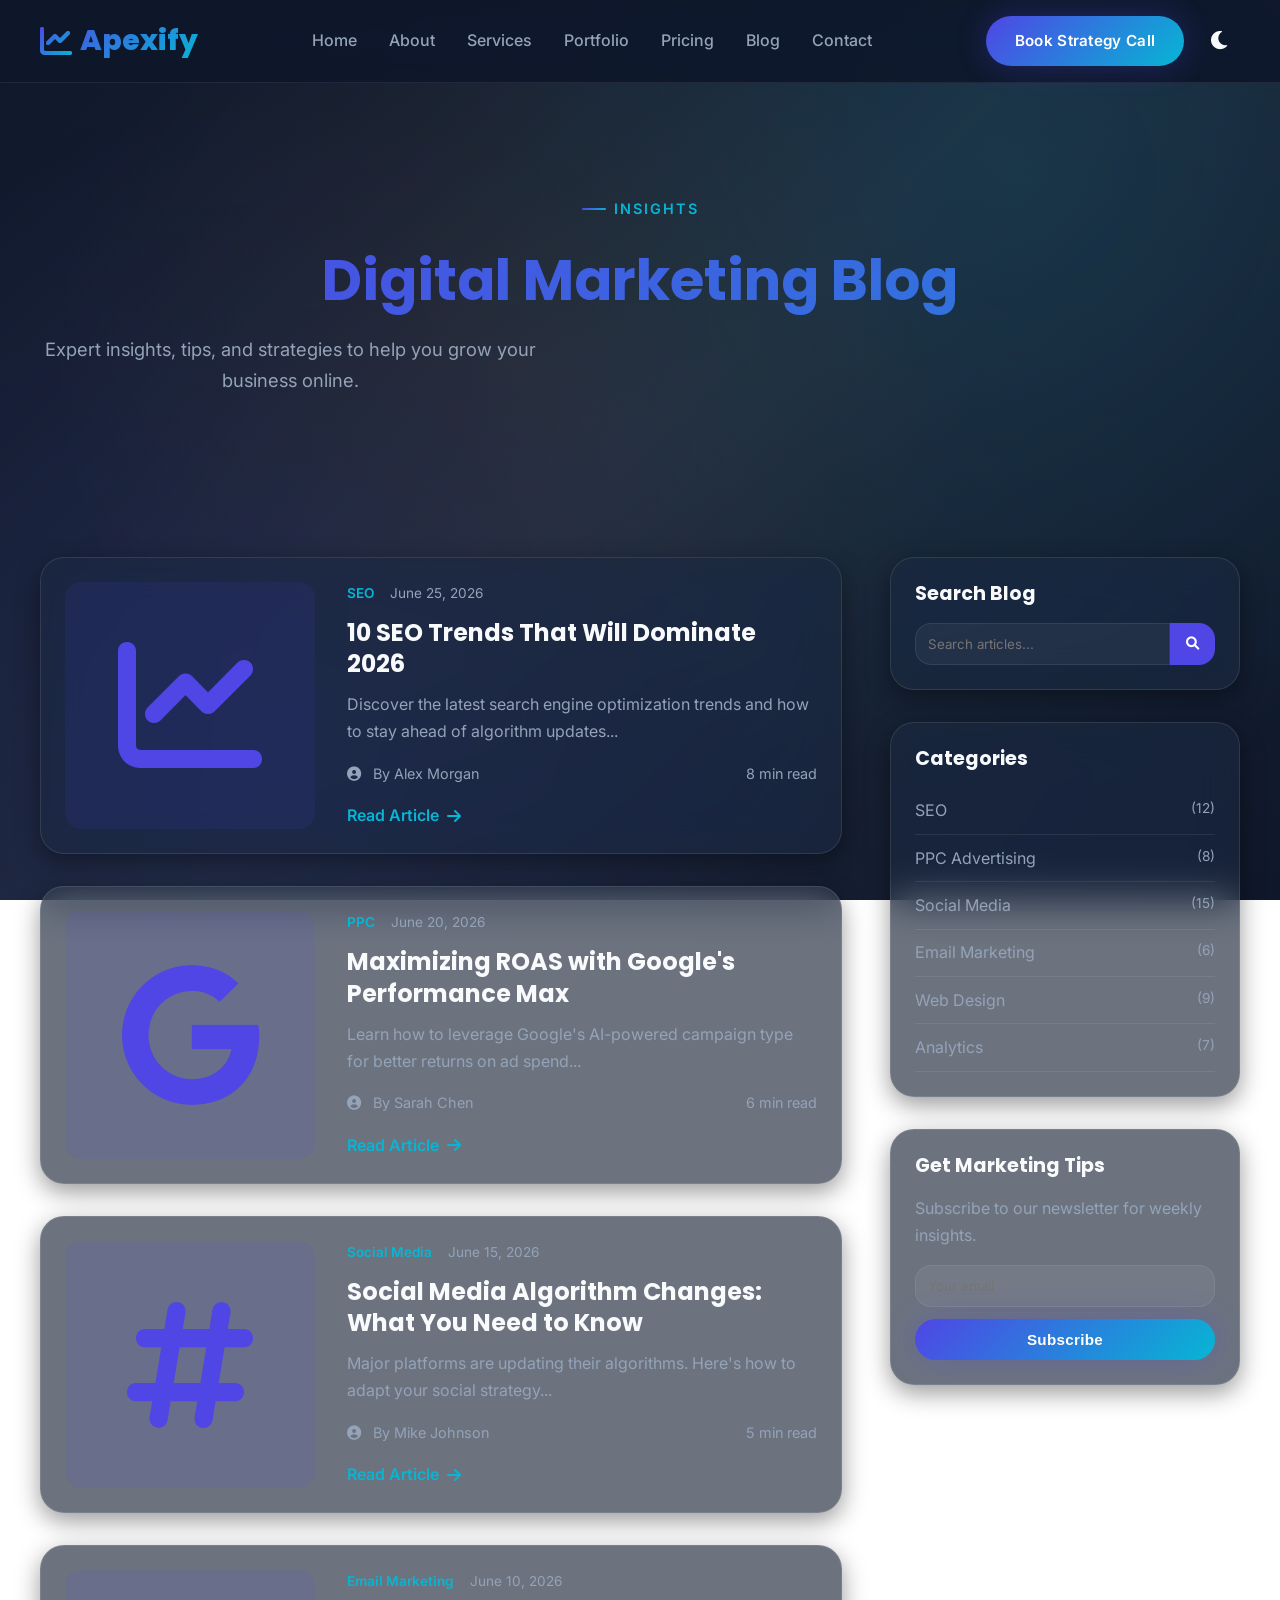
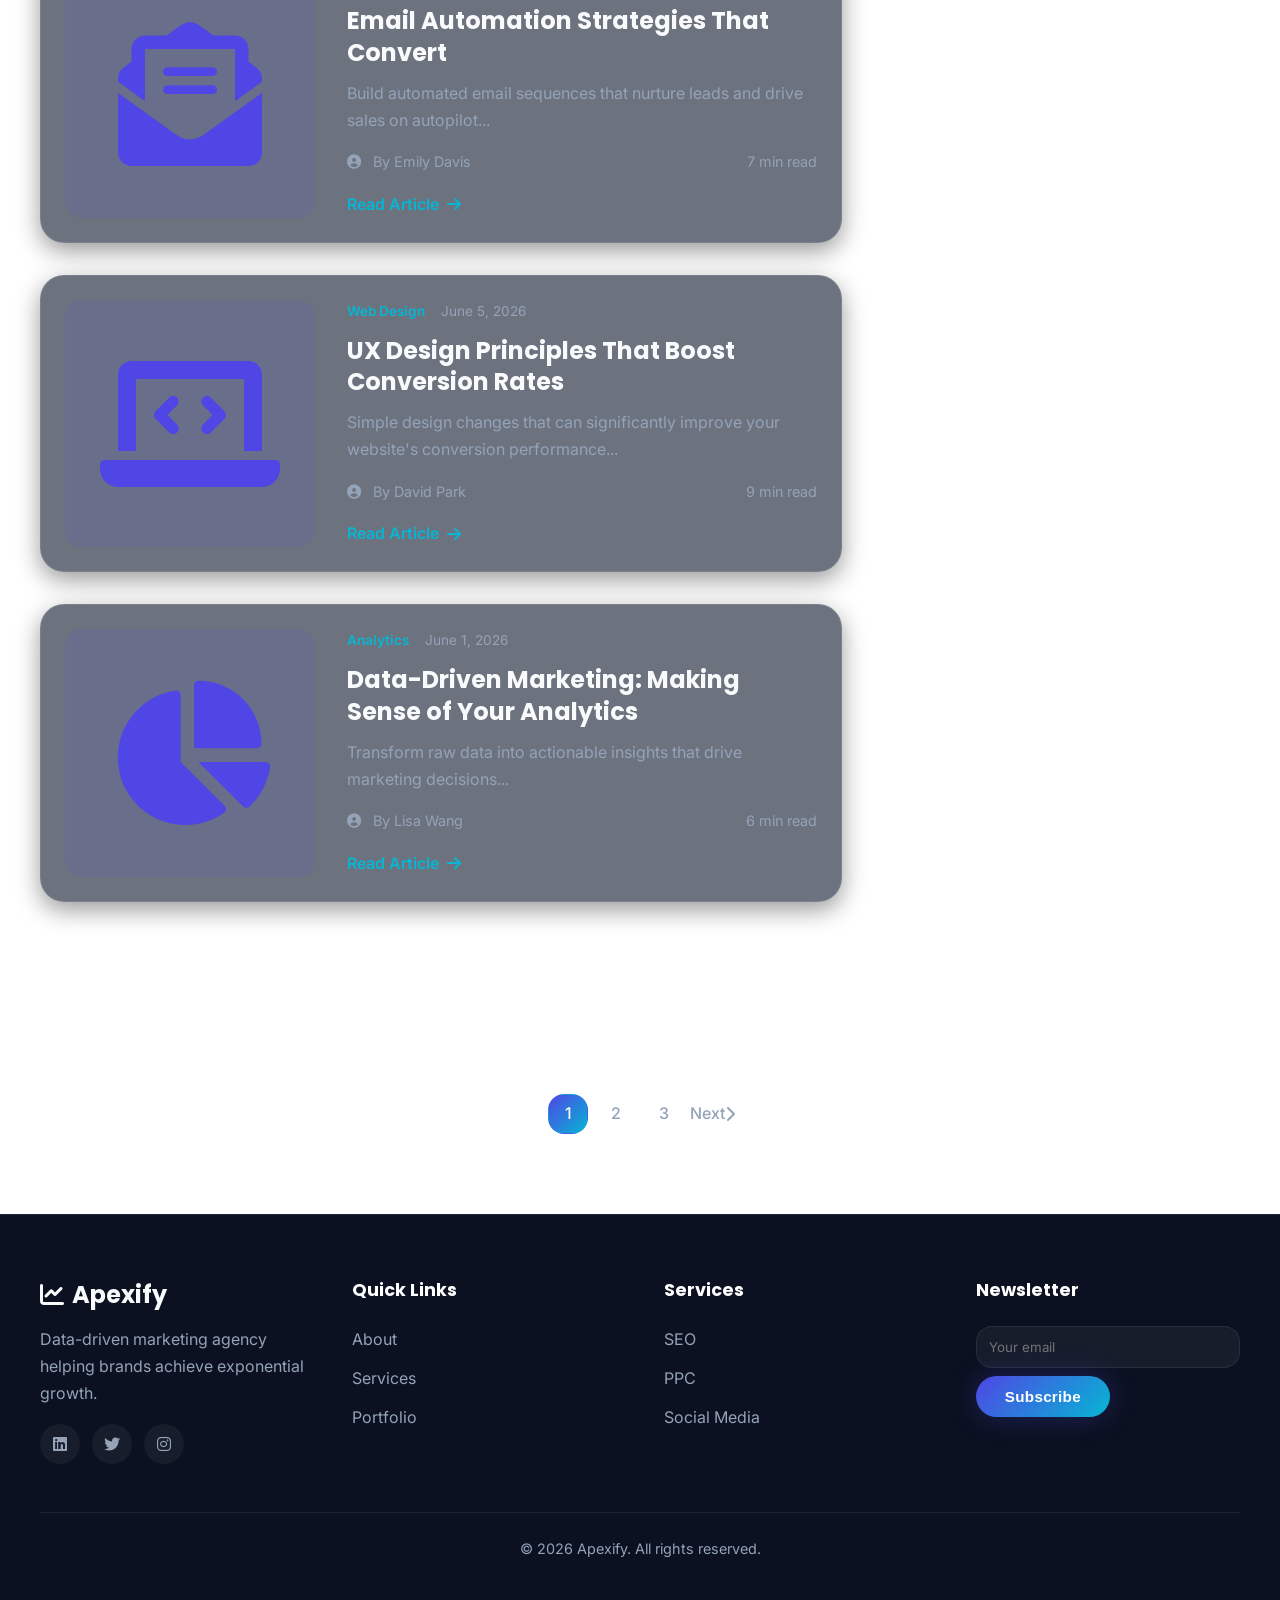
<file: Apexify Digital Marketing Agency/blog.html>
<!DOCTYPE html>
<html lang="en">
<head>
  <meta charset="UTF-8">
  <meta name="viewport" content="width=device-width, initial-scale=1.0, viewport-fit=cover">
  <meta name="description" content="Digital marketing insights, tips, and industry trends from Apexify experts">
  <meta name="theme-color" content="#0F172A">
  <title>Blog | Apexify Digital Marketing Agency</title>
  <link rel="preconnect" href="https://fonts.googleapis.com">
  <link rel="preconnect" href="https://fonts.gstatic.com" crossorigin>
  <link href="https://fonts.googleapis.com/css2?family=Inter:opsz,wght@14..32,400;14..32,500;14..32,600;14..32,700&family=Poppins:wght@600;700;800&display=swap" rel="stylesheet">
  <link rel="stylesheet" href="https://cdnjs.cloudflare.com/ajax/libs/font-awesome/6.0.0-beta3/css/all.min.css">
  <link rel="stylesheet" href="style.css">
</head>
<body>
  <div id="loading-screen" class="loading-screen" aria-hidden="true">
    <div class="loader"></div>
  </div>

  <header class="site-header" id="header">
    <div class="container nav-container">
      <a href="index.html" class="logo" aria-label="Apexify home">
        <i class="fas fa-chart-line logo-icon"></i>
        <span>Apexify</span>
      </a>
      <nav class="main-nav" aria-label="Main navigation">
        <ul class="nav-list">
          <li><a href="index.html" class="nav-link">Home</a></li>
          <li><a href="about.html" class="nav-link">About</a></li>
          <li><a href="services.html" class="nav-link">Services</a></li>
          <li><a href="portfolio.html" class="nav-link">Portfolio</a></li>
          <li><a href="pricing.html" class="nav-link">Pricing</a></li>
          <li><a href="blog.html" class="nav-link active">Blog</a></li>
          <li><a href="contact.html" class="nav-link">Contact</a></li>
        </ul>
      </nav>
      <div class="nav-actions">
        <a href="contact.html" class="btn btn-primary">Book Strategy Call</a>
        <button class="theme-toggle" id="themeToggle" aria-label="Toggle dark/light mode">
          <i class="fas fa-moon"></i>
        </button>
        <button class="hamburger" id="hamburger" aria-label="Menu" aria-expanded="false">
          <span></span><span></span><span></span>
        </button>
      </div>
    </div>
    <div class="mobile-menu" id="mobileMenu">
      <ul class="mobile-nav-list">
        <li><a href="index.html">Home</a></li>
        <li><a href="about.html">About</a></li>
        <li><a href="services.html">Services</a></li>
        <li><a href="portfolio.html">Portfolio</a></li>
        <li><a href="pricing.html">Pricing</a></li>
        <li><a href="blog.html">Blog</a></li>
        <li><a href="contact.html">Contact</a></li>
      </ul>
      <a href="contact.html" class="btn btn-primary mobile-cta">Book Strategy Call</a>
    </div>
  </header>

  <main id="main-content">
    <!-- Blog Hero -->
    <section class="page-hero">
      <div class="container">
        <span class="section-tag">Insights</span>
        <h1 class="gradient-text">Digital Marketing Blog</h1>
        <p class="hero-description">Expert insights, tips, and strategies to help you grow your business online.</p>
      </div>
    </section>

    <!-- Blog Content -->
    <section class="blog-section">
      <div class="container blog-layout">
        <!-- Main Blog Grid -->
        <div class="blog-grid-main">
          <article class="blog-post-card glass-card">
            <div class="blog-post-image">
              <i class="fas fa-chart-line fa-3x"></i>
            </div>
            <div class="blog-post-content">
              <div class="blog-meta">
                <span class="blog-category">SEO</span>
                <span class="blog-date">June 25, 2026</span>
              </div>
              <h2>10 SEO Trends That Will Dominate 2026</h2>
              <p>Discover the latest search engine optimization trends and how to stay ahead of algorithm updates...</p>
              <div class="blog-author">
                <i class="fas fa-user-circle"></i>
                <span>By Alex Morgan</span>
                <span class="read-time">8 min read</span>
              </div>
              <a href="#" class="btn-link">Read Article <i class="fas fa-arrow-right"></i></a>
            </div>
          </article>

          <article class="blog-post-card glass-card">
            <div class="blog-post-image">
              <i class="fab fa-google fa-3x"></i>
            </div>
            <div class="blog-post-content">
              <div class="blog-meta">
                <span class="blog-category">PPC</span>
                <span class="blog-date">June 20, 2026</span>
              </div>
              <h2>Maximizing ROAS with Google's Performance Max</h2>
              <p>Learn how to leverage Google's AI-powered campaign type for better returns on ad spend...</p>
              <div class="blog-author">
                <i class="fas fa-user-circle"></i>
                <span>By Sarah Chen</span>
                <span class="read-time">6 min read</span>
              </div>
              <a href="#" class="btn-link">Read Article <i class="fas fa-arrow-right"></i></a>
            </div>
          </article>

          <article class="blog-post-card glass-card">
            <div class="blog-post-image">
              <i class="fas fa-hashtag fa-3x"></i>
            </div>
            <div class="blog-post-content">
              <div class="blog-meta">
                <span class="blog-category">Social Media</span>
                <span class="blog-date">June 15, 2026</span>
              </div>
              <h2>Social Media Algorithm Changes: What You Need to Know</h2>
              <p>Major platforms are updating their algorithms. Here's how to adapt your social strategy...</p>
              <div class="blog-author">
                <i class="fas fa-user-circle"></i>
                <span>By Mike Johnson</span>
                <span class="read-time">5 min read</span>
              </div>
              <a href="#" class="btn-link">Read Article <i class="fas fa-arrow-right"></i></a>
            </div>
          </article>

          <article class="blog-post-card glass-card">
            <div class="blog-post-image">
              <i class="fas fa-envelope-open-text fa-3x"></i>
            </div>
            <div class="blog-post-content">
              <div class="blog-meta">
                <span class="blog-category">Email Marketing</span>
                <span class="blog-date">June 10, 2026</span>
              </div>
              <h2>Email Automation Strategies That Convert</h2>
              <p>Build automated email sequences that nurture leads and drive sales on autopilot...</p>
              <div class="blog-author">
                <i class="fas fa-user-circle"></i>
                <span>By Emily Davis</span>
                <span class="read-time">7 min read</span>
              </div>
              <a href="#" class="btn-link">Read Article <i class="fas fa-arrow-right"></i></a>
            </div>
          </article>

          <article class="blog-post-card glass-card">
            <div class="blog-post-image">
              <i class="fas fa-laptop-code fa-3x"></i>
            </div>
            <div class="blog-post-content">
              <div class="blog-meta">
                <span class="blog-category">Web Design</span>
                <span class="blog-date">June 5, 2026</span>
              </div>
              <h2>UX Design Principles That Boost Conversion Rates</h2>
              <p>Simple design changes that can significantly improve your website's conversion performance...</p>
              <div class="blog-author">
                <i class="fas fa-user-circle"></i>
                <span>By David Park</span>
                <span class="read-time">9 min read</span>
              </div>
              <a href="#" class="btn-link">Read Article <i class="fas fa-arrow-right"></i></a>
            </div>
          </article>

          <article class="blog-post-card glass-card">
            <div class="blog-post-image">
              <i class="fas fa-chart-pie fa-3x"></i>
            </div>
            <div class="blog-post-content">
              <div class="blog-meta">
                <span class="blog-category">Analytics</span>
                <span class="blog-date">June 1, 2026</span>
              </div>
              <h2>Data-Driven Marketing: Making Sense of Your Analytics</h2>
              <p>Transform raw data into actionable insights that drive marketing decisions...</p>
              <div class="blog-author">
                <i class="fas fa-user-circle"></i>
                <span>By Lisa Wang</span>
                <span class="read-time">6 min read</span>
              </div>
              <a href="#" class="btn-link">Read Article <i class="fas fa-arrow-right"></i></a>
            </div>
          </article>
        </div>

        <!-- Sidebar -->
        <aside class="blog-sidebar">
          <!-- Search -->
          <div class="sidebar-widget glass-card">
            <h3>Search Blog</h3>
            <form class="search-form">
              <input type="search" placeholder="Search articles...">
              <button type="submit"><i class="fas fa-search"></i></button>
            </form>
          </div>

          <!-- Categories -->
          <div class="sidebar-widget glass-card">
            <h3>Categories</h3>
            <ul class="category-list">
              <li><a href="#">SEO <span>(12)</span></a></li>
              <li><a href="#">PPC Advertising <span>(8)</span></a></li>
              <li><a href="#">Social Media <span>(15)</span></a></li>
              <li><a href="#">Email Marketing <span>(6)</span></a></li>
              <li><a href="#">Web Design <span>(9)</span></a></li>
              <li><a href="#">Analytics <span>(7)</span></a></li>
            </ul>
          </div>

          <!-- Newsletter -->
          <div class="sidebar-widget glass-card">
            <h3>Get Marketing Tips</h3>
            <p>Subscribe to our newsletter for weekly insights.</p>
            <form class="sidebar-newsletter">
              <input type="email" placeholder="Your email" required>
              <button type="submit" class="btn btn-primary btn-block">Subscribe</button>
            </form>
          </div>
        </aside>
      </div>
    </section>

    <!-- Pagination -->
    <section class="pagination-section">
      <div class="container">
        <div class="pagination">
          <a href="#" class="page-btn active">1</a>
          <a href="#" class="page-btn">2</a>
          <a href="#" class="page-btn">3</a>
          <a href="#" class="page-btn">Next <i class="fas fa-chevron-right"></i></a>
        </div>
      </div>
    </section>
  </main>

  <footer class="site-footer">
    <div class="container footer-grid">
      <div class="footer-col">
        <h4><i class="fas fa-chart-line"></i> Apexify</h4>
        <p>Data-driven marketing agency helping brands achieve exponential growth.</p>
        <div class="social-icons">
          <a href="#"><i class="fab fa-linkedin"></i></a>
          <a href="#"><i class="fab fa-twitter"></i></a>
          <a href="#"><i class="fab fa-instagram"></i></a>
        </div>
      </div>
      <div class="footer-col">
        <h5>Quick Links</h5>
        <ul><li><a href="about.html">About</a></li><li><a href="services.html">Services</a></li><li><a href="portfolio.html">Portfolio</a></li></ul>
      </div>
      <div class="footer-col">
        <h5>Services</h5>
        <ul><li><a href="services.html">SEO</a></li><li><a href="services.html">PPC</a></li><li><a href="services.html">Social Media</a></li></ul>
      </div>
      <div class="footer-col">
        <h5>Newsletter</h5>
        <form class="newsletter-form" id="newsletterForm">
          <input type="email" placeholder="Your email" required>
          <button type="submit" class="btn btn-primary">Subscribe</button>
        </form>
      </div>
    </div>
    <div class="footer-bottom container">
      <p>© 2026 Apexify. All rights reserved.</p>
    </div>
  </footer>

  <button class="back-to-top" id="backToTop" aria-label="Back to top">↑</button>
  <script src="script.js"></script>
</body>
</html>
</file>
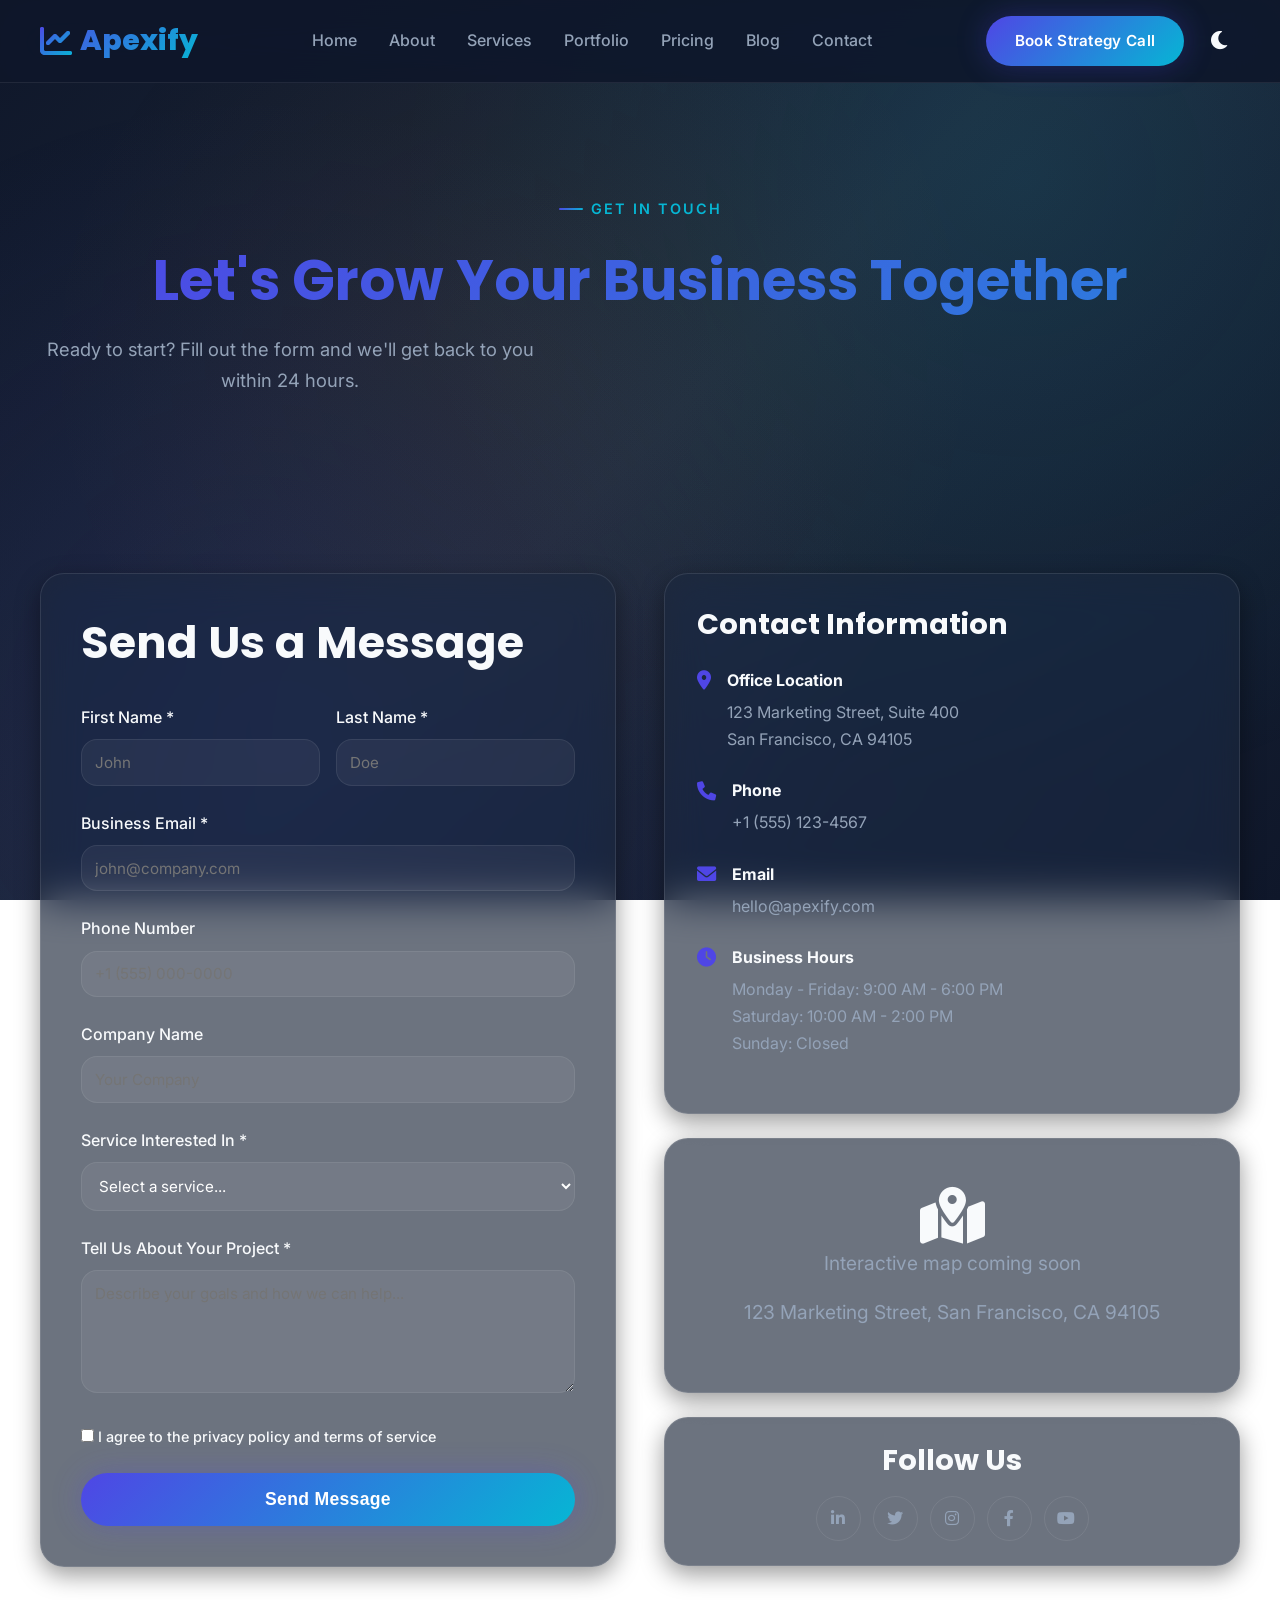
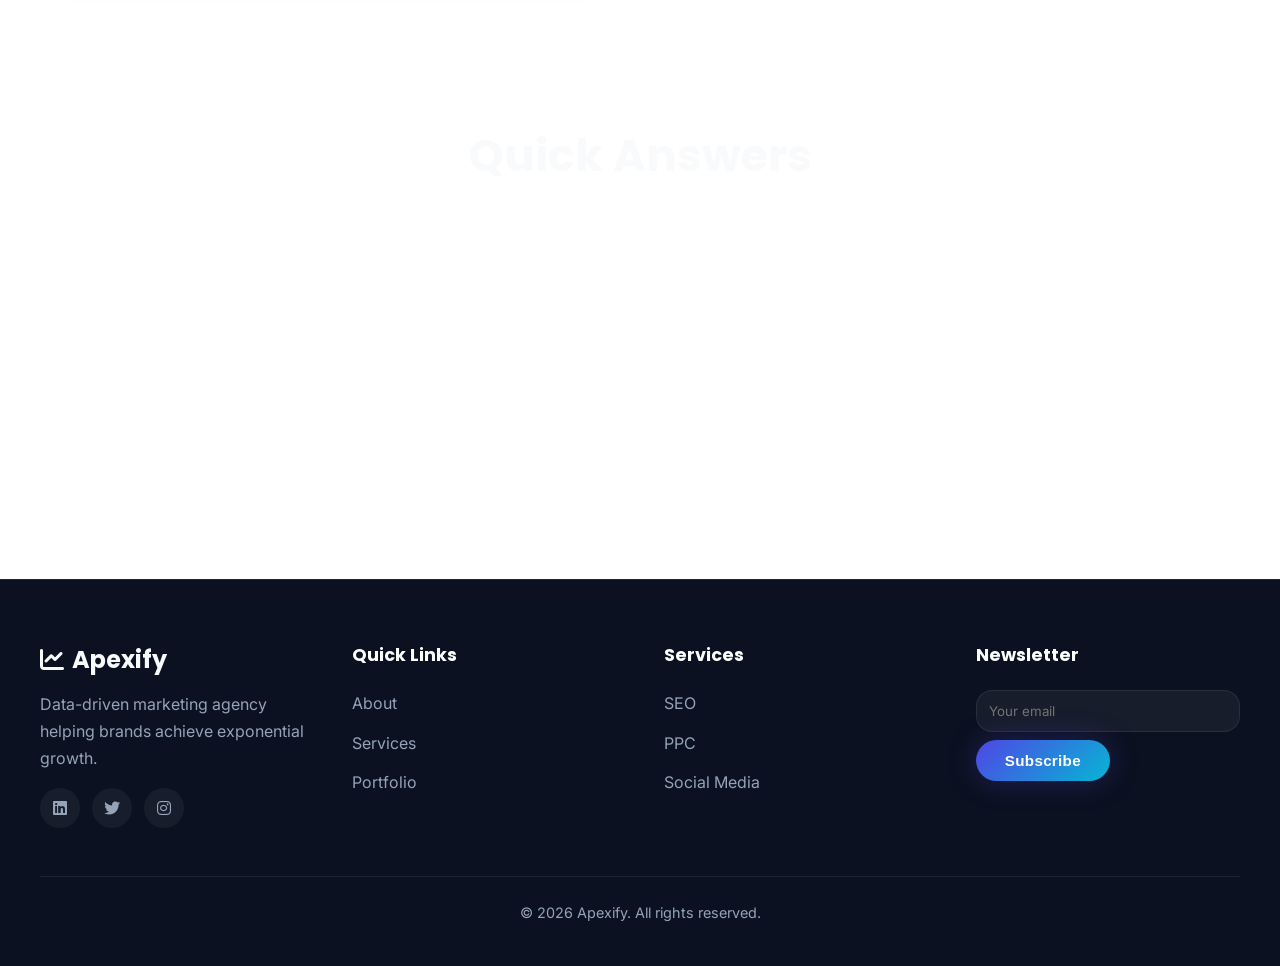
<file: Apexify Digital Marketing Agency/contact.html>
<!DOCTYPE html>
<html lang="en">
<head>
  <meta charset="UTF-8">
  <meta name="viewport" content="width=device-width, initial-scale=1.0, viewport-fit=cover">
  <meta name="description" content="Get in touch with Apexify for a free digital marketing consultation and strategy session">
  <meta name="theme-color" content="#0F172A">
  <title>Contact | Apexify Digital Marketing Agency</title>
  <link rel="preconnect" href="https://fonts.googleapis.com">
  <link rel="preconnect" href="https://fonts.gstatic.com" crossorigin>
  <link href="https://fonts.googleapis.com/css2?family=Inter:opsz,wght@14..32,400;14..32,500;14..32,600;14..32,700&family=Poppins:wght@600;700;800&display=swap" rel="stylesheet">
  <link rel="stylesheet" href="https://cdnjs.cloudflare.com/ajax/libs/font-awesome/6.0.0-beta3/css/all.min.css">
  <link rel="stylesheet" href="style.css">
</head>
<body>
  <div id="loading-screen" class="loading-screen" aria-hidden="true">
    <div class="loader"></div>
  </div>

  <header class="site-header" id="header">
    <div class="container nav-container">
      <a href="index.html" class="logo" aria-label="Apexify home">
        <i class="fas fa-chart-line logo-icon"></i>
        <span>Apexify</span>
      </a>
      <nav class="main-nav" aria-label="Main navigation">
        <ul class="nav-list">
          <li><a href="index.html" class="nav-link">Home</a></li>
          <li><a href="about.html" class="nav-link">About</a></li>
          <li><a href="services.html" class="nav-link">Services</a></li>
          <li><a href="portfolio.html" class="nav-link">Portfolio</a></li>
          <li><a href="pricing.html" class="nav-link">Pricing</a></li>
          <li><a href="blog.html" class="nav-link">Blog</a></li>
          <li><a href="contact.html" class="nav-link active">Contact</a></li>
        </ul>
      </nav>
      <div class="nav-actions">
        <a href="contact.html" class="btn btn-primary">Book Strategy Call</a>
        <button class="theme-toggle" id="themeToggle" aria-label="Toggle dark/light mode">
          <i class="fas fa-moon"></i>
        </button>
        <button class="hamburger" id="hamburger" aria-label="Menu" aria-expanded="false">
          <span></span><span></span><span></span>
        </button>
      </div>
    </div>
    <div class="mobile-menu" id="mobileMenu">
      <ul class="mobile-nav-list">
        <li><a href="index.html">Home</a></li>
        <li><a href="about.html">About</a></li>
        <li><a href="services.html">Services</a></li>
        <li><a href="portfolio.html">Portfolio</a></li>
        <li><a href="pricing.html">Pricing</a></li>
        <li><a href="blog.html">Blog</a></li>
        <li><a href="contact.html">Contact</a></li>
      </ul>
      <a href="contact.html" class="btn btn-primary mobile-cta">Book Strategy Call</a>
    </div>
  </header>

  <main id="main-content">
    <!-- Contact Hero -->
    <section class="page-hero">
      <div class="container">
        <span class="section-tag">Get In Touch</span>
        <h1 class="gradient-text">Let's Grow Your Business Together</h1>
        <p class="hero-description">Ready to start? Fill out the form and we'll get back to you within 24 hours.</p>
      </div>
    </section>

    <!-- Contact Section -->
    <section class="contact-section">
      <div class="container contact-grid">
        <!-- Contact Form -->
        <div class="contact-form-wrapper glass-card">
          <h2>Send Us a Message</h2>
          <form class="contact-form" id="contactForm">
            <div class="form-row">
              <div class="form-group">
                <label for="firstName">First Name *</label>
                <input type="text" id="firstName" name="firstName" required placeholder="John">
              </div>
              <div class="form-group">
                <label for="lastName">Last Name *</label>
                <input type="text" id="lastName" name="lastName" required placeholder="Doe">
              </div>
            </div>
            <div class="form-group">
              <label for="email">Business Email *</label>
              <input type="email" id="email" name="email" required placeholder="john@company.com">
            </div>
            <div class="form-group">
              <label for="phone">Phone Number</label>
              <input type="tel" id="phone" name="phone" placeholder="+1 (555) 000-0000">
            </div>
            <div class="form-group">
              <label for="company">Company Name</label>
              <input type="text" id="company" name="company" placeholder="Your Company">
            </div>
            <div class="form-group">
              <label for="service">Service Interested In *</label>
              <select id="service" name="service" required>
                <option value="">Select a service...</option>
                <option value="seo">SEO Optimization</option>
                <option value="ppc">Google Ads / PPC</option>
                <option value="social">Social Media Marketing</option>
                <option value="web">Website Design</option>
                <option value="email">Email Marketing</option>
                <option value="brand">Brand Strategy</option>
                <option value="multiple">Multiple Services</option>
              </select>
            </div>
            <div class="form-group">
              <label for="message">Tell Us About Your Project *</label>
              <textarea id="message" name="message" rows="5" required placeholder="Describe your goals and how we can help..."></textarea>
            </div>
            <div class="form-group">
              <label class="checkbox-label">
                <input type="checkbox" required>
                <span>I agree to the privacy policy and terms of service</span>
              </label>
            </div>
            <button type="submit" class="btn btn-primary btn-lg btn-block">Send Message</button>
          </form>
        </div>

        <!-- Contact Information -->
        <div class="contact-info-wrapper">
          <div class="contact-info-card glass-card">
            <h3>Contact Information</h3>
            <div class="info-item">
              <i class="fas fa-map-marker-alt"></i>
              <div>
                <strong>Office Location</strong>
                <p>123 Marketing Street, Suite 400<br>San Francisco, CA 94105</p>
              </div>
            </div>
            <div class="info-item">
              <i class="fas fa-phone"></i>
              <div>
                <strong>Phone</strong>
                <p>+1 (555) 123-4567</p>
              </div>
            </div>
            <div class="info-item">
              <i class="fas fa-envelope"></i>
              <div>
                <strong>Email</strong>
                <p>hello@apexify.com</p>
              </div>
            </div>
            <div class="info-item">
              <i class="fas fa-clock"></i>
              <div>
                <strong>Business Hours</strong>
                <p>Monday - Friday: 9:00 AM - 6:00 PM<br>Saturday: 10:00 AM - 2:00 PM<br>Sunday: Closed</p>
              </div>
            </div>
          </div>

          <!-- Map Placeholder -->
          <div class="map-placeholder glass-card">
            <i class="fas fa-map-marked-alt fa-3x"></i>
            <p>Interactive map coming soon</p>
            <p class="muted-text">123 Marketing Street, San Francisco, CA 94105</p>
          </div>

          <!-- Social Links -->
          <div class="social-links-card glass-card">
            <h3>Follow Us</h3>
            <div class="social-icons-large">
              <a href="#" class="social-icon-large"><i class="fab fa-linkedin-in"></i></a>
              <a href="#" class="social-icon-large"><i class="fab fa-twitter"></i></a>
              <a href="#" class="social-icon-large"><i class="fab fa-instagram"></i></a>
              <a href="#" class="social-icon-large"><i class="fab fa-facebook-f"></i></a>
              <a href="#" class="social-icon-large"><i class="fab fa-youtube"></i></a>
            </div>
          </div>
        </div>
      </div>
    </section>

    <!-- FAQ -->
    <section class="faq-section">
      <div class="container">
        <div class="section-header">
          <h2>Quick Answers</h2>
        </div>
        <div class="accordion">
          <div class="accordion-item">
            <button class="accordion-header">What happens after I submit the form?</button>
            <div class="accordion-content"><p>Our team reviews your inquiry and schedules a free discovery call within 24 hours.</p></div>
          </div>
          <div class="accordion-item">
            <button class="accordion-header">Is the consultation really free?</button>
            <div class="accordion-content"><p>Yes! We offer a no-obligation strategy session to understand your needs.</p></div>
          </div>
          <div class="accordion-item">
            <button class="accordion-header">Do you work with international clients?</button>
            <div class="accordion-content"><p>Absolutely. We serve clients globally and work across time zones.</p></div>
          </div>
        </div>
      </div>
    </section>
  </main>

  <footer class="site-footer">
    <div class="container footer-grid">
      <div class="footer-col">
        <h4><i class="fas fa-chart-line"></i> Apexify</h4>
        <p>Data-driven marketing agency helping brands achieve exponential growth.</p>
        <div class="social-icons">
          <a href="#"><i class="fab fa-linkedin"></i></a>
          <a href="#"><i class="fab fa-twitter"></i></a>
          <a href="#"><i class="fab fa-instagram"></i></a>
        </div>
      </div>
      <div class="footer-col">
        <h5>Quick Links</h5>
        <ul><li><a href="about.html">About</a></li><li><a href="services.html">Services</a></li><li><a href="portfolio.html">Portfolio</a></li></ul>
      </div>
      <div class="footer-col">
        <h5>Services</h5>
        <ul><li><a href="services.html">SEO</a></li><li><a href="services.html">PPC</a></li><li><a href="services.html">Social Media</a></li></ul>
      </div>
      <div class="footer-col">
        <h5>Newsletter</h5>
        <form class="newsletter-form" id="newsletterForm">
          <input type="email" placeholder="Your email" required>
          <button type="submit" class="btn btn-primary">Subscribe</button>
        </form>
      </div>
    </div>
    <div class="footer-bottom container">
      <p>© 2026 Apexify. All rights reserved.</p>
    </div>
  </footer>

  <button class="back-to-top" id="backToTop" aria-label="Back to top">↑</button>
  <script src="script.js"></script>
</body>
</html>
</file>
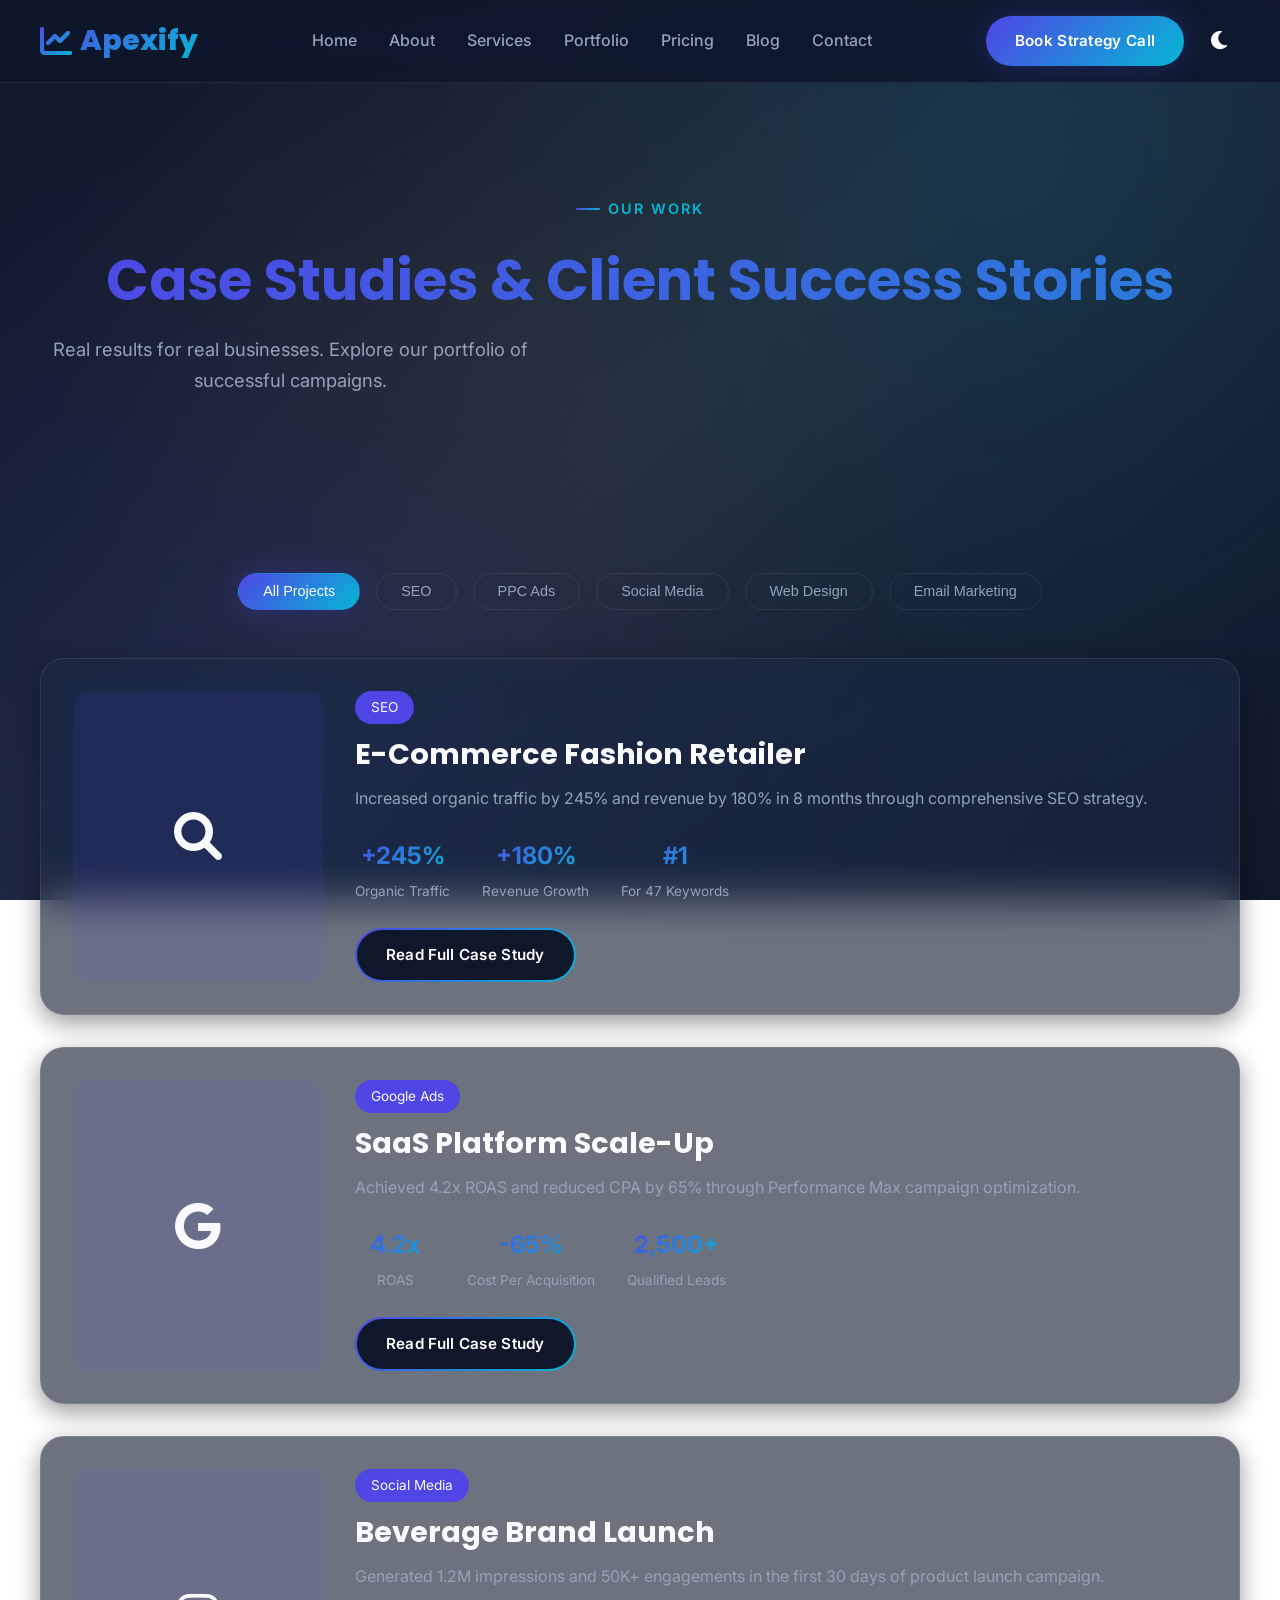
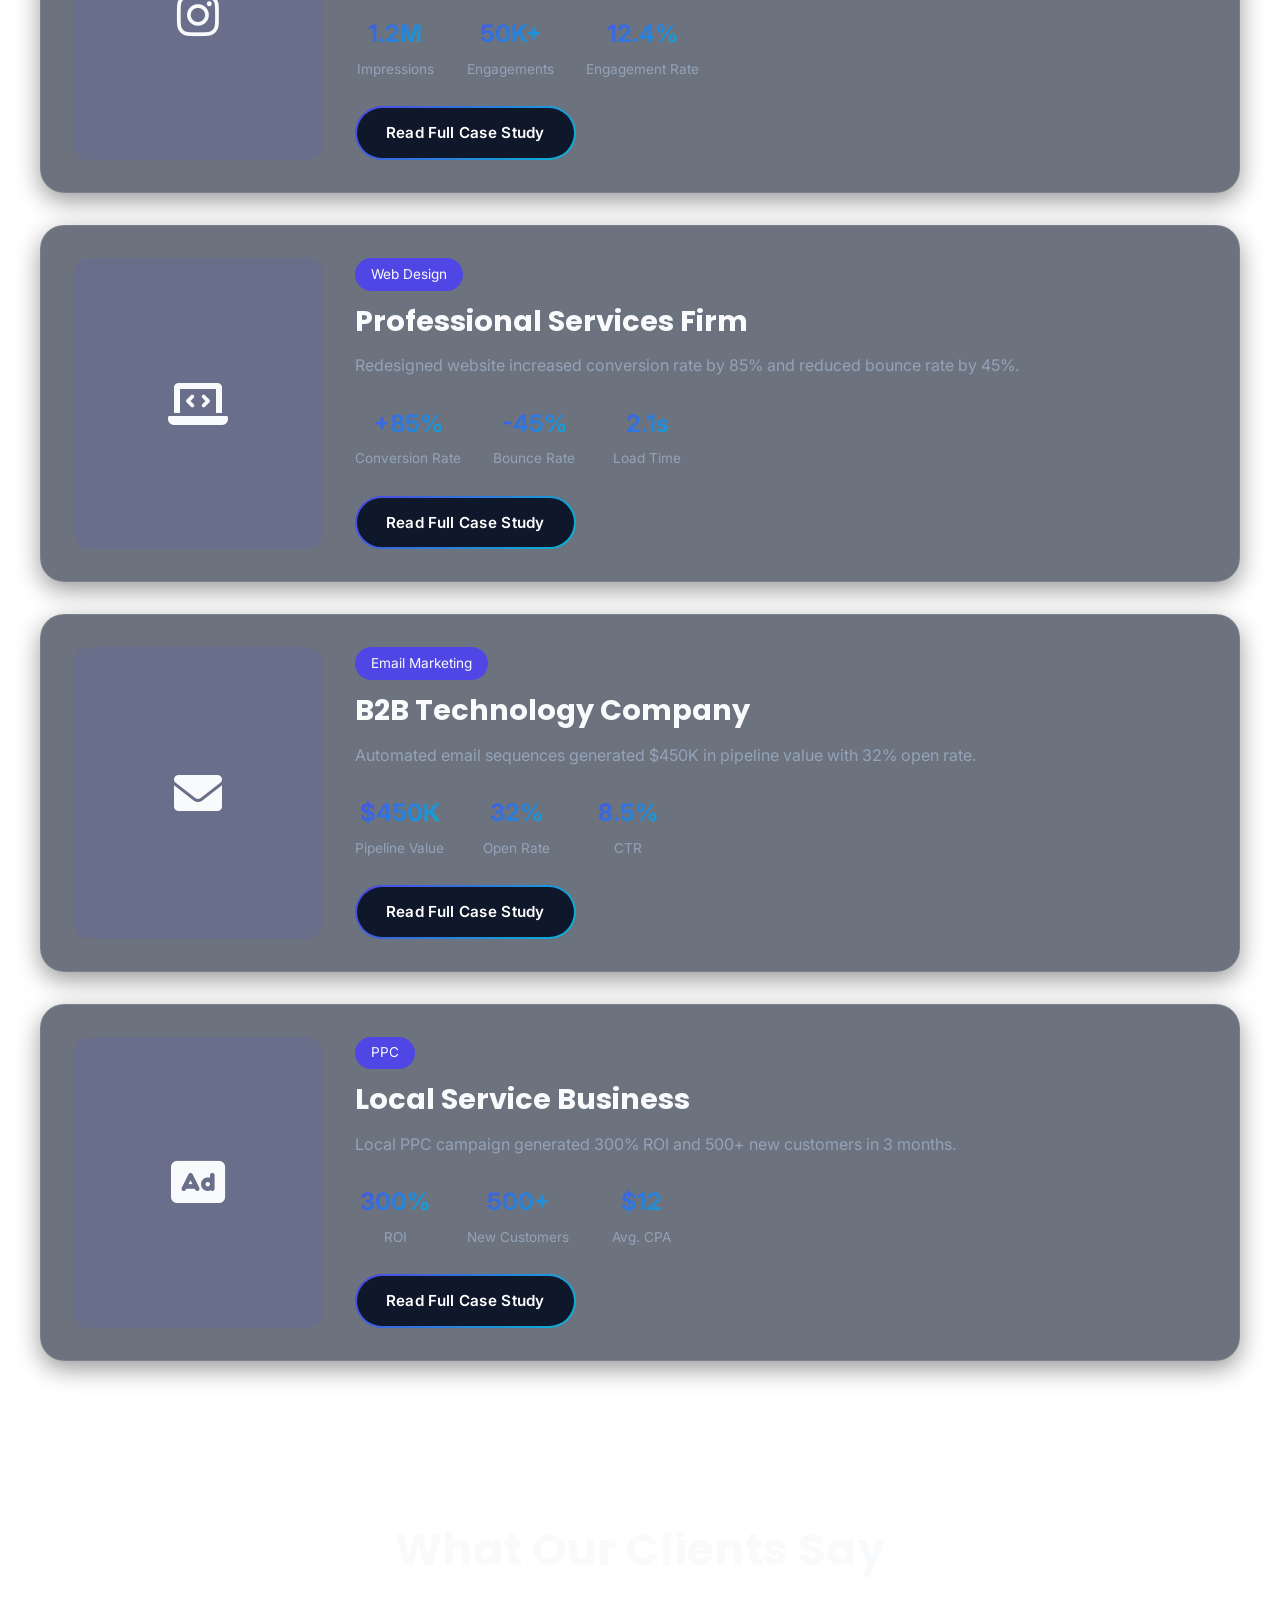
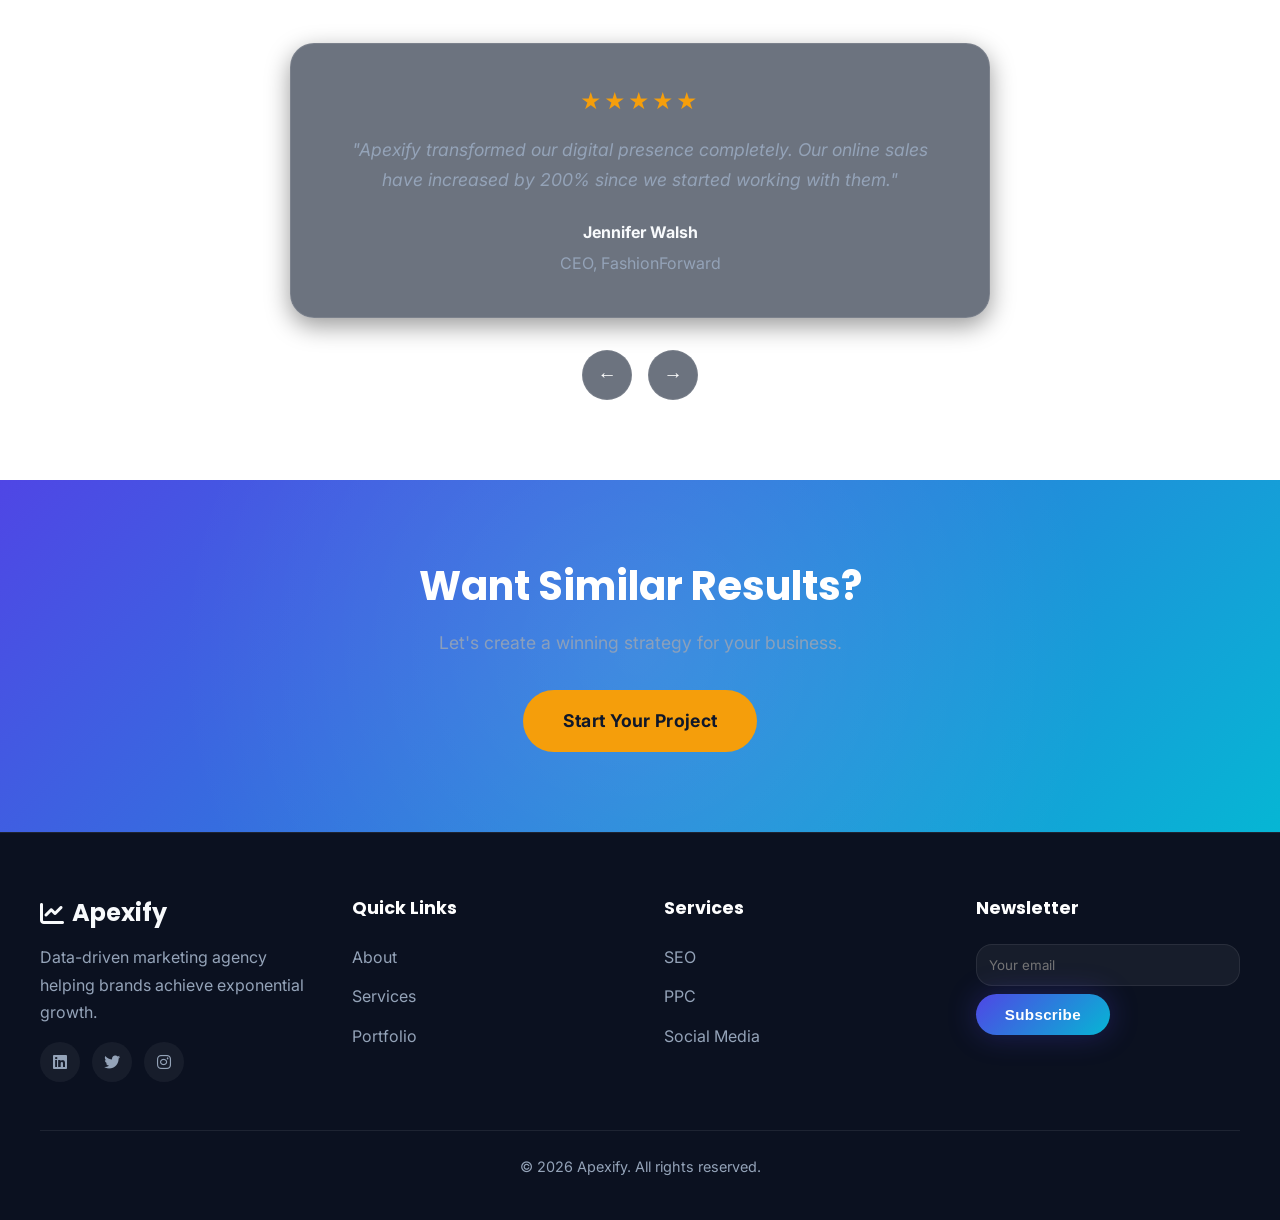
<file: Apexify Digital Marketing Agency/portfolio.html>
<!DOCTYPE html>
<html lang="en">
<head>
  <meta charset="UTF-8">
  <meta name="viewport" content="width=device-width, initial-scale=1.0, viewport-fit=cover">
  <meta name="description" content="Our portfolio of successful digital marketing case studies and client results">
  <meta name="theme-color" content="#0F172A">
  <title>Portfolio | Apexify Digital Marketing Agency</title>
  <link rel="preconnect" href="https://fonts.googleapis.com">
  <link rel="preconnect" href="https://fonts.gstatic.com" crossorigin>
  <link href="https://fonts.googleapis.com/css2?family=Inter:opsz,wght@14..32,400;14..32,500;14..32,600;14..32,700&family=Poppins:wght@600;700;800&display=swap" rel="stylesheet">
  <link rel="stylesheet" href="https://cdnjs.cloudflare.com/ajax/libs/font-awesome/6.0.0-beta3/css/all.min.css">
  <link rel="stylesheet" href="style.css">
</head>
<body>
  <div id="loading-screen" class="loading-screen" aria-hidden="true">
    <div class="loader"></div>
  </div>

  <header class="site-header" id="header">
    <div class="container nav-container">
      <a href="index.html" class="logo" aria-label="Apexify home">
        <i class="fas fa-chart-line logo-icon"></i>
        <span>Apexify</span>
      </a>
      <nav class="main-nav" aria-label="Main navigation">
        <ul class="nav-list">
          <li><a href="index.html" class="nav-link">Home</a></li>
          <li><a href="about.html" class="nav-link">About</a></li>
          <li><a href="services.html" class="nav-link">Services</a></li>
          <li><a href="portfolio.html" class="nav-link active">Portfolio</a></li>
          <li><a href="pricing.html" class="nav-link">Pricing</a></li>
          <li><a href="blog.html" class="nav-link">Blog</a></li>
          <li><a href="contact.html" class="nav-link">Contact</a></li>
        </ul>
      </nav>
      <div class="nav-actions">
        <a href="contact.html" class="btn btn-primary">Book Strategy Call</a>
        <button class="theme-toggle" id="themeToggle" aria-label="Toggle dark/light mode">
          <i class="fas fa-moon"></i>
        </button>
        <button class="hamburger" id="hamburger" aria-label="Menu" aria-expanded="false">
          <span></span><span></span><span></span>
        </button>
      </div>
    </div>
    <div class="mobile-menu" id="mobileMenu">
      <ul class="mobile-nav-list">
        <li><a href="index.html">Home</a></li>
        <li><a href="about.html">About</a></li>
        <li><a href="services.html">Services</a></li>
        <li><a href="portfolio.html">Portfolio</a></li>
        <li><a href="pricing.html">Pricing</a></li>
        <li><a href="blog.html">Blog</a></li>
        <li><a href="contact.html">Contact</a></li>
      </ul>
      <a href="contact.html" class="btn btn-primary mobile-cta">Book Strategy Call</a>
    </div>
  </header>

  <main id="main-content">
    <!-- Portfolio Hero -->
    <section class="page-hero">
      <div class="container">
        <span class="section-tag">Our Work</span>
        <h1 class="gradient-text">Case Studies & Client Success Stories</h1>
        <p class="hero-description">Real results for real businesses. Explore our portfolio of successful campaigns.</p>
      </div>
    </section>

    <!-- Portfolio Grid with Filter -->
    <section class="portfolio-section">
      <div class="container">
        <div class="filter-buttons">
          <button class="filter-btn active" data-filter="all">All Projects</button>
          <button class="filter-btn" data-filter="seo">SEO</button>
          <button class="filter-btn" data-filter="ppc">PPC Ads</button>
          <button class="filter-btn" data-filter="social">Social Media</button>
          <button class="filter-btn" data-filter="web">Web Design</button>
          <button class="filter-btn" data-filter="email">Email Marketing</button>
        </div>

        <div class="portfolio-grid-full" id="portfolioGridFull">
          <article class="portfolio-item glass-card" data-category="seo">
            <div class="portfolio-image">
              <i class="fas fa-search fa-3x"></i>
            </div>
            <div class="portfolio-info">
              <span class="category-tag">SEO</span>
              <h3>E-Commerce Fashion Retailer</h3>
              <p>Increased organic traffic by 245% and revenue by 180% in 8 months through comprehensive SEO strategy.</p>
              <div class="results-highlight">
                <div class="result-stat">
                  <span class="result-number">+245%</span>
                  <span class="result-label">Organic Traffic</span>
                </div>
                <div class="result-stat">
                  <span class="result-number">+180%</span>
                  <span class="result-label">Revenue Growth</span>
                </div>
                <div class="result-stat">
                  <span class="result-number">#1</span>
                  <span class="result-label">For 47 Keywords</span>
                </div>
              </div>
              <a href="#" class="btn btn-outline">Read Full Case Study</a>
            </div>
          </article>

          <article class="portfolio-item glass-card" data-category="ppc">
            <div class="portfolio-image">
              <i class="fab fa-google fa-3x"></i>
            </div>
            <div class="portfolio-info">
              <span class="category-tag">Google Ads</span>
              <h3>SaaS Platform Scale-Up</h3>
              <p>Achieved 4.2x ROAS and reduced CPA by 65% through Performance Max campaign optimization.</p>
              <div class="results-highlight">
                <div class="result-stat">
                  <span class="result-number">4.2x</span>
                  <span class="result-label">ROAS</span>
                </div>
                <div class="result-stat">
                  <span class="result-number">-65%</span>
                  <span class="result-label">Cost Per Acquisition</span>
                </div>
                <div class="result-stat">
                  <span class="result-number">2,500+</span>
                  <span class="result-label">Qualified Leads</span>
                </div>
              </div>
              <a href="#" class="btn btn-outline">Read Full Case Study</a>
            </div>
          </article>

          <article class="portfolio-item glass-card" data-category="social">
            <div class="portfolio-image">
              <i class="fab fa-instagram fa-3x"></i>
            </div>
            <div class="portfolio-info">
              <span class="category-tag">Social Media</span>
              <h3>Beverage Brand Launch</h3>
              <p>Generated 1.2M impressions and 50K+ engagements in the first 30 days of product launch campaign.</p>
              <div class="results-highlight">
                <div class="result-stat">
                  <span class="result-number">1.2M</span>
                  <span class="result-label">Impressions</span>
                </div>
                <div class="result-stat">
                  <span class="result-number">50K+</span>
                  <span class="result-label">Engagements</span>
                </div>
                <div class="result-stat">
                  <span class="result-number">12.4%</span>
                  <span class="result-label">Engagement Rate</span>
                </div>
              </div>
              <a href="#" class="btn btn-outline">Read Full Case Study</a>
            </div>
          </article>

          <article class="portfolio-item glass-card" data-category="web">
            <div class="portfolio-image">
              <i class="fas fa-laptop-code fa-3x"></i>
            </div>
            <div class="portfolio-info">
              <span class="category-tag">Web Design</span>
              <h3>Professional Services Firm</h3>
              <p>Redesigned website increased conversion rate by 85% and reduced bounce rate by 45%.</p>
              <div class="results-highlight">
                <div class="result-stat">
                  <span class="result-number">+85%</span>
                  <span class="result-label">Conversion Rate</span>
                </div>
                <div class="result-stat">
                  <span class="result-number">-45%</span>
                  <span class="result-label">Bounce Rate</span>
                </div>
                <div class="result-stat">
                  <span class="result-number">2.1s</span>
                  <span class="result-label">Load Time</span>
                </div>
              </div>
              <a href="#" class="btn btn-outline">Read Full Case Study</a>
            </div>
          </article>

          <article class="portfolio-item glass-card" data-category="email">
            <div class="portfolio-image">
              <i class="fas fa-envelope fa-3x"></i>
            </div>
            <div class="portfolio-info">
              <span class="category-tag">Email Marketing</span>
              <h3>B2B Technology Company</h3>
              <p>Automated email sequences generated $450K in pipeline value with 32% open rate.</p>
              <div class="results-highlight">
                <div class="result-stat">
                  <span class="result-number">$450K</span>
                  <span class="result-label">Pipeline Value</span>
                </div>
                <div class="result-stat">
                  <span class="result-number">32%</span>
                  <span class="result-label">Open Rate</span>
                </div>
                <div class="result-stat">
                  <span class="result-number">8.5%</span>
                  <span class="result-label">CTR</span>
                </div>
              </div>
              <a href="#" class="btn btn-outline">Read Full Case Study</a>
            </div>
          </article>

          <article class="portfolio-item glass-card" data-category="ppc">
            <div class="portfolio-image">
              <i class="fas fa-ad fa-3x"></i>
            </div>
            <div class="portfolio-info">
              <span class="category-tag">PPC</span>
              <h3>Local Service Business</h3>
              <p>Local PPC campaign generated 300% ROI and 500+ new customers in 3 months.</p>
              <div class="results-highlight">
                <div class="result-stat">
                  <span class="result-number">300%</span>
                  <span class="result-label">ROI</span>
                </div>
                <div class="result-stat">
                  <span class="result-number">500+</span>
                  <span class="result-label">New Customers</span>
                </div>
                <div class="result-stat">
                  <span class="result-number">$12</span>
                  <span class="result-label">Avg. CPA</span>
                </div>
              </div>
              <a href="#" class="btn btn-outline">Read Full Case Study</a>
            </div>
          </article>
        </div>
      </div>
    </section>

    <!-- Client Testimonials -->
    <section class="testimonials-section">
      <div class="container">
        <div class="section-header">
          <h2>What Our Clients Say</h2>
        </div>
        <div class="testimonial-slider" id="testimonialSlider">
          <div class="testimonial-slide active glass-card">
            <div class="stars">★★★★★</div>
            <p>"Apexify transformed our digital presence completely. Our online sales have increased by 200% since we started working with them."</p>
            <div class="client">
              <strong>Jennifer Walsh</strong>
              <span>CEO, FashionForward</span>
            </div>
          </div>
          <div class="testimonial-slide glass-card">
            <div class="stars">★★★★★</div>
            <p>"The most professional and results-driven agency we've ever worked with. Their data-driven approach is exactly what we needed."</p>
            <div class="client">
              <strong>Robert Kim</strong>
              <span>Marketing Director, TechFlow</span>
            </div>
          </div>
          <div class="testimonial-slide glass-card">
            <div class="stars">★★★★★</div>
            <p>"Our ROI has never been better. They truly understand how to optimize campaigns for maximum performance."</p>
            <div class="client">
              <strong>Amanda Torres</strong>
              <span>Founder, GreenLeaf Organics</span>
            </div>
          </div>
        </div>
        <div class="slider-controls">
          <button id="prevTestimonial" aria-label="Previous testimonial">←</button>
          <button id="nextTestimonial" aria-label="Next testimonial">→</button>
        </div>
      </div>
    </section>

    <!-- CTA -->
    <section class="cta-banner">
      <div class="container cta-content">
        <h2>Want Similar Results?</h2>
        <p>Let's create a winning strategy for your business.</p>
        <a href="contact.html" class="btn btn-accent btn-lg">Start Your Project</a>
      </div>
    </section>
  </main>

  <footer class="site-footer">
    <div class="container footer-grid">
      <div class="footer-col">
        <h4><i class="fas fa-chart-line"></i> Apexify</h4>
        <p>Data-driven marketing agency helping brands achieve exponential growth.</p>
        <div class="social-icons">
          <a href="#"><i class="fab fa-linkedin"></i></a>
          <a href="#"><i class="fab fa-twitter"></i></a>
          <a href="#"><i class="fab fa-instagram"></i></a>
        </div>
      </div>
      <div class="footer-col">
        <h5>Quick Links</h5>
        <ul><li><a href="about.html">About</a></li><li><a href="services.html">Services</a></li><li><a href="portfolio.html">Portfolio</a></li></ul>
      </div>
      <div class="footer-col">
        <h5>Services</h5>
        <ul><li><a href="services.html">SEO</a></li><li><a href="services.html">PPC</a></li><li><a href="services.html">Social Media</a></li></ul>
      </div>
      <div class="footer-col">
        <h5>Newsletter</h5>
        <form class="newsletter-form" id="newsletterForm">
          <input type="email" placeholder="Your email" required>
          <button type="submit" class="btn btn-primary">Subscribe</button>
        </form>
      </div>
    </div>
    <div class="footer-bottom container">
      <p>© 2026 Apexify. All rights reserved.</p>
    </div>
  </footer>

  <button class="back-to-top" id="backToTop" aria-label="Back to top">↑</button>
  <script src="script.js"></script>
</body>
</html>
</file>
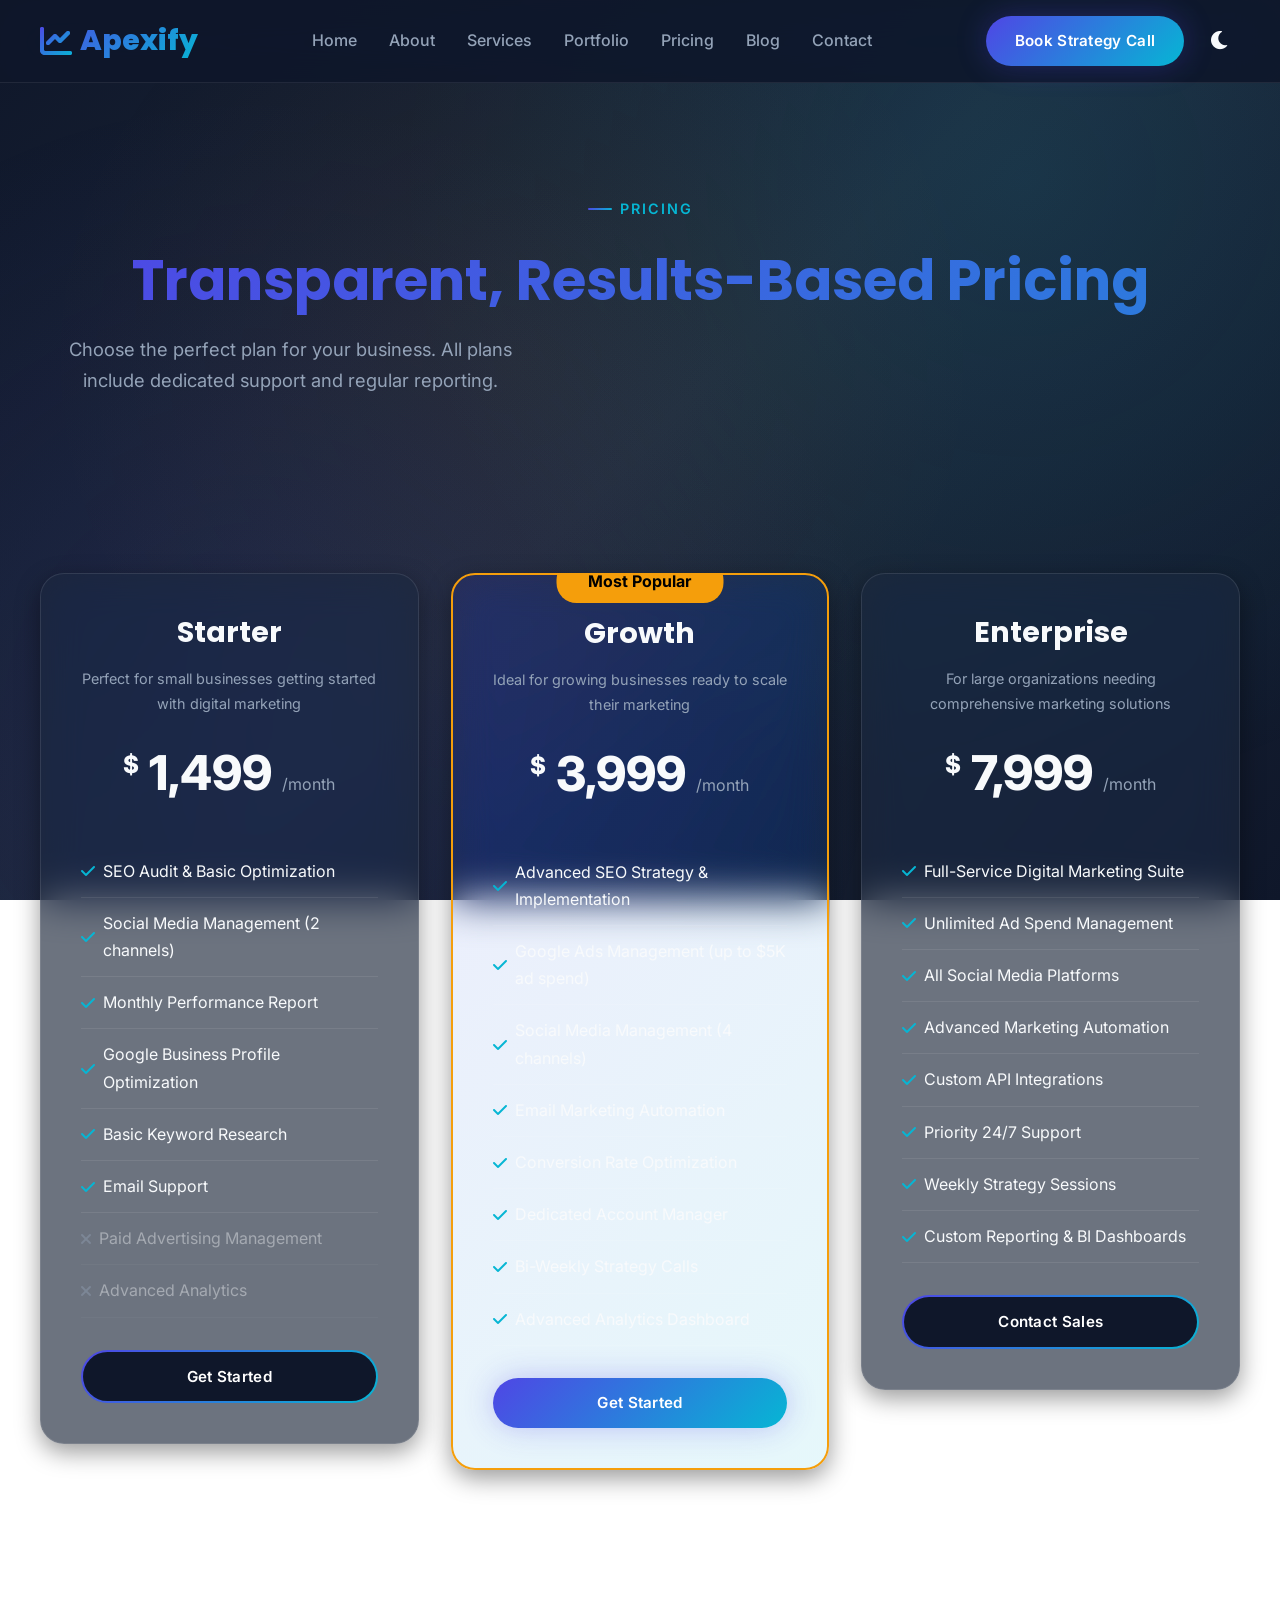
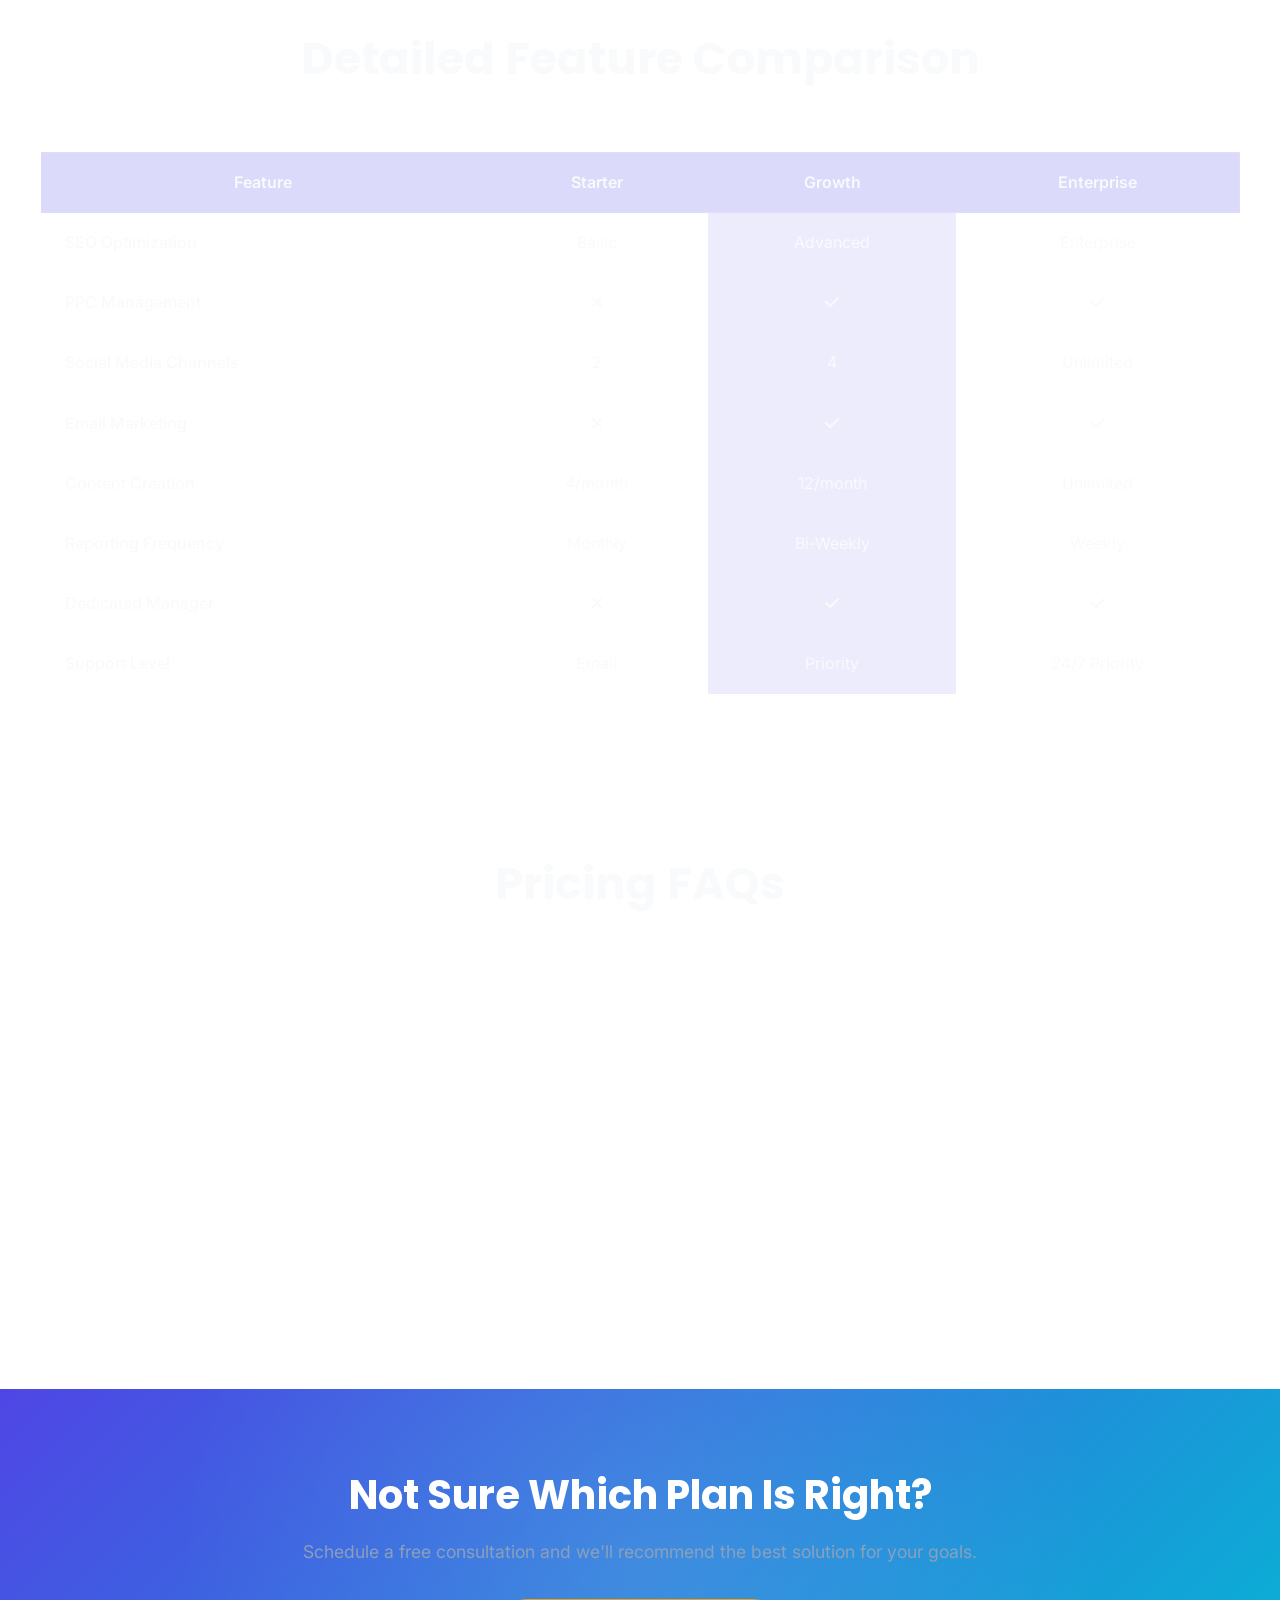
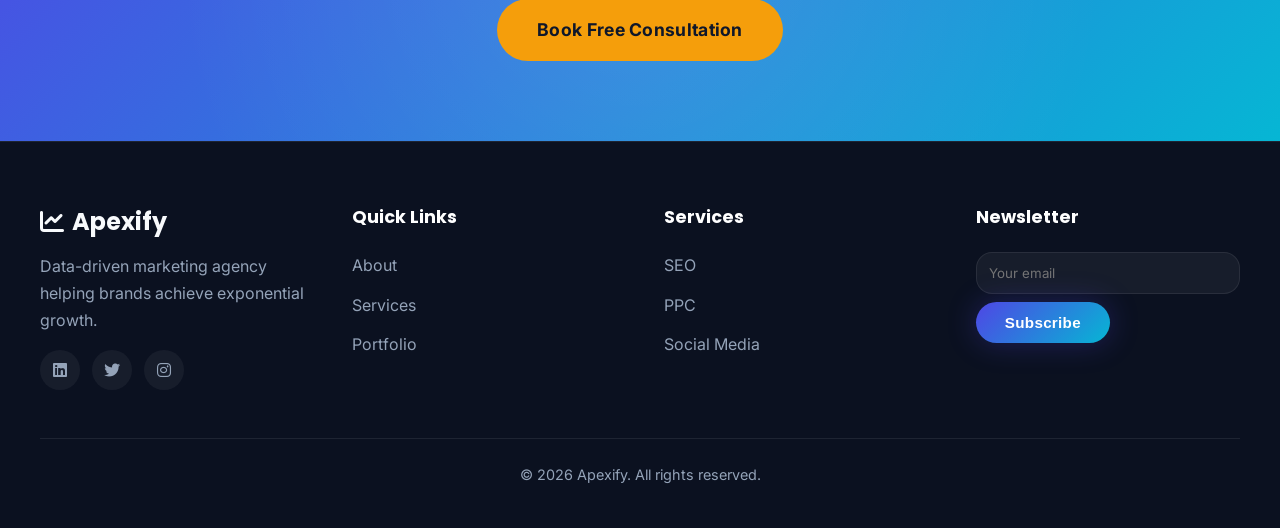
<file: Apexify Digital Marketing Agency/pricing.html>
<!DOCTYPE html>
<html lang="en">
<head>
  <meta charset="UTF-8">
  <meta name="viewport" content="width=device-width, initial-scale=1.0, viewport-fit=cover">
  <meta name="description" content="Transparent pricing plans for digital marketing services - Starter, Growth, and Enterprise packages">
  <meta name="theme-color" content="#0F172A">
  <title>Pricing | Apexify Digital Marketing Agency</title>
  <link rel="preconnect" href="https://fonts.googleapis.com">
  <link rel="preconnect" href="https://fonts.gstatic.com" crossorigin>
  <link href="https://fonts.googleapis.com/css2?family=Inter:opsz,wght@14..32,400;14..32,500;14..32,600;14..32,700&family=Poppins:wght@600;700;800&display=swap" rel="stylesheet">
  <link rel="stylesheet" href="https://cdnjs.cloudflare.com/ajax/libs/font-awesome/6.0.0-beta3/css/all.min.css">
  <link rel="stylesheet" href="style.css">
</head>
<body>
  <div id="loading-screen" class="loading-screen" aria-hidden="true">
    <div class="loader"></div>
  </div>

  <header class="site-header" id="header">
    <div class="container nav-container">
      <a href="index.html" class="logo" aria-label="Apexify home">
        <i class="fas fa-chart-line logo-icon"></i>
        <span>Apexify</span>
      </a>
      <nav class="main-nav" aria-label="Main navigation">
        <ul class="nav-list">
          <li><a href="index.html" class="nav-link">Home</a></li>
          <li><a href="about.html" class="nav-link">About</a></li>
          <li><a href="services.html" class="nav-link">Services</a></li>
          <li><a href="portfolio.html" class="nav-link">Portfolio</a></li>
          <li><a href="pricing.html" class="nav-link active">Pricing</a></li>
          <li><a href="blog.html" class="nav-link">Blog</a></li>
          <li><a href="contact.html" class="nav-link">Contact</a></li>
        </ul>
      </nav>
      <div class="nav-actions">
        <a href="contact.html" class="btn btn-primary">Book Strategy Call</a>
        <button class="theme-toggle" id="themeToggle" aria-label="Toggle dark/light mode">
          <i class="fas fa-moon"></i>
        </button>
        <button class="hamburger" id="hamburger" aria-label="Menu" aria-expanded="false">
          <span></span><span></span><span></span>
        </button>
      </div>
    </div>
    <div class="mobile-menu" id="mobileMenu">
      <ul class="mobile-nav-list">
        <li><a href="index.html">Home</a></li>
        <li><a href="about.html">About</a></li>
        <li><a href="services.html">Services</a></li>
        <li><a href="portfolio.html">Portfolio</a></li>
        <li><a href="pricing.html">Pricing</a></li>
        <li><a href="blog.html">Blog</a></li>
        <li><a href="contact.html">Contact</a></li>
      </ul>
      <a href="contact.html" class="btn btn-primary mobile-cta">Book Strategy Call</a>
    </div>
  </header>

  <main id="main-content">
    <!-- Pricing Hero -->
    <section class="page-hero">
      <div class="container">
        <span class="section-tag">Pricing</span>
        <h1 class="gradient-text">Transparent, Results-Based Pricing</h1>
        <p class="hero-description">Choose the perfect plan for your business. All plans include dedicated support and regular reporting.</p>
      </div>
    </section>

    <!-- Pricing Plans -->
    <section class="pricing-plans-section">
      <div class="container">
        <div class="pricing-grid-detailed">
          <!-- Starter Plan -->
          <div class="pricing-card-detailed glass-card">
            <div class="plan-header">
              <h3>Starter</h3>
              <p class="plan-description">Perfect for small businesses getting started with digital marketing</p>
              <div class="plan-price">
                <span class="currency">$</span>
                <span class="amount">1,499</span>
                <span class="period">/month</span>
              </div>
            </div>
            <ul class="plan-features">
              <li><i class="fas fa-check"></i> SEO Audit & Basic Optimization</li>
              <li><i class="fas fa-check"></i> Social Media Management (2 channels)</li>
              <li><i class="fas fa-check"></i> Monthly Performance Report</li>
              <li><i class="fas fa-check"></i> Google Business Profile Optimization</li>
              <li><i class="fas fa-check"></i> Basic Keyword Research</li>
              <li><i class="fas fa-check"></i> Email Support</li>
              <li class="feature-disabled"><i class="fas fa-times"></i> Paid Advertising Management</li>
              <li class="feature-disabled"><i class="fas fa-times"></i> Advanced Analytics</li>
            </ul>
            <a href="contact.html" class="btn btn-outline btn-block">Get Started</a>
          </div>

          <!-- Growth Plan (Popular) -->
          <div class="pricing-card-detailed glass-card popular">
            <div class="popular-ribbon">Most Popular</div>
            <div class="plan-header">
              <h3>Growth</h3>
              <p class="plan-description">Ideal for growing businesses ready to scale their marketing</p>
              <div class="plan-price">
                <span class="currency">$</span>
                <span class="amount">3,999</span>
                <span class="period">/month</span>
              </div>
            </div>
            <ul class="plan-features">
              <li><i class="fas fa-check"></i> Advanced SEO Strategy & Implementation</li>
              <li><i class="fas fa-check"></i> Google Ads Management (up to $5K ad spend)</li>
              <li><i class="fas fa-check"></i> Social Media Management (4 channels)</li>
              <li><i class="fas fa-check"></i> Email Marketing Automation</li>
              <li><i class="fas fa-check"></i> Conversion Rate Optimization</li>
              <li><i class="fas fa-check"></i> Dedicated Account Manager</li>
              <li><i class="fas fa-check"></i> Bi-Weekly Strategy Calls</li>
              <li><i class="fas fa-check"></i> Advanced Analytics Dashboard</li>
            </ul>
            <a href="contact.html" class="btn btn-primary btn-block">Get Started</a>
          </div>

          <!-- Enterprise Plan -->
          <div class="pricing-card-detailed glass-card">
            <div class="plan-header">
              <h3>Enterprise</h3>
              <p class="plan-description">For large organizations needing comprehensive marketing solutions</p>
              <div class="plan-price">
                <span class="currency">$</span>
                <span class="amount">7,999</span>
                <span class="period">/month</span>
              </div>
            </div>
            <ul class="plan-features">
              <li><i class="fas fa-check"></i> Full-Service Digital Marketing Suite</li>
              <li><i class="fas fa-check"></i> Unlimited Ad Spend Management</li>
              <li><i class="fas fa-check"></i> All Social Media Platforms</li>
              <li><i class="fas fa-check"></i> Advanced Marketing Automation</li>
              <li><i class="fas fa-check"></i> Custom API Integrations</li>
              <li><i class="fas fa-check"></i> Priority 24/7 Support</li>
              <li><i class="fas fa-check"></i> Weekly Strategy Sessions</li>
              <li><i class="fas fa-check"></i> Custom Reporting & BI Dashboards</li>
            </ul>
            <a href="contact.html" class="btn btn-outline btn-block">Contact Sales</a>
          </div>
        </div>
      </div>
    </section>

    <!-- Feature Comparison Table -->
    <section class="comparison-section">
      <div class="container">
        <div class="section-header">
          <h2>Detailed Feature Comparison</h2>
        </div>
        <div class="comparison-table-wrapper">
          <table class="comparison-table">
            <thead>
              <tr>
                <th>Feature</th>
                <th>Starter</th>
                <th class="highlight-col">Growth</th>
                <th>Enterprise</th>
              </tr>
            </thead>
            <tbody>
              <tr>
                <td>SEO Optimization</td>
                <td>Basic</td>
                <td class="highlight-col">Advanced</td>
                <td>Enterprise</td>
              </tr>
              <tr>
                <td>PPC Management</td>
                <td><i class="fas fa-times"></i></td>
                <td class="highlight-col"><i class="fas fa-check"></i></td>
                <td><i class="fas fa-check"></i></td>
              </tr>
              <tr>
                <td>Social Media Channels</td>
                <td>2</td>
                <td class="highlight-col">4</td>
                <td>Unlimited</td>
              </tr>
              <tr>
                <td>Email Marketing</td>
                <td><i class="fas fa-times"></i></td>
                <td class="highlight-col"><i class="fas fa-check"></i></td>
                <td><i class="fas fa-check"></i></td>
              </tr>
              <tr>
                <td>Content Creation</td>
                <td>4/month</td>
                <td class="highlight-col">12/month</td>
                <td>Unlimited</td>
              </tr>
              <tr>
                <td>Reporting Frequency</td>
                <td>Monthly</td>
                <td class="highlight-col">Bi-Weekly</td>
                <td>Weekly</td>
              </tr>
              <tr>
                <td>Dedicated Manager</td>
                <td><i class="fas fa-times"></i></td>
                <td class="highlight-col"><i class="fas fa-check"></i></td>
                <td><i class="fas fa-check"></i></td>
              </tr>
              <tr>
                <td>Support Level</td>
                <td>Email</td>
                <td class="highlight-col">Priority</td>
                <td>24/7 Priority</td>
              </tr>
            </tbody>
          </table>
        </div>
      </div>
    </section>

    <!-- Pricing FAQ -->
    <section class="faq-section">
      <div class="container">
        <div class="section-header">
          <h2>Pricing FAQs</h2>
        </div>
        <div class="accordion">
          <div class="accordion-item">
            <button class="accordion-header">Can I switch plans later?</button>
            <div class="accordion-content"><p>Yes, you can upgrade or downgrade your plan at any time. Changes take effect at the start of the next billing cycle.</p></div>
          </div>
          <div class="accordion-item">
            <button class="accordion-header">Are there any setup fees?</button>
            <div class="accordion-content"><p>No, all our plans include free onboarding and setup. There are no hidden fees.</p></div>
          </div>
          <div class="accordion-item">
            <button class="accordion-header">What's the contract length?</button>
            <div class="accordion-content"><p>We offer month-to-month agreements. You can cancel anytime with 30 days notice.</p></div>
          </div>
          <div class="accordion-item">
            <button class="accordion-header">Do you offer custom packages?</button>
            <div class="accordion-content"><p>Absolutely! Our Enterprise plan can be fully customized. Contact our sales team to discuss your needs.</p></div>
          </div>
        </div>
      </div>
    </section>

    <!-- CTA -->
    <section class="cta-banner">
      <div class="container cta-content">
        <h2>Not Sure Which Plan Is Right?</h2>
        <p>Schedule a free consultation and we'll recommend the best solution for your goals.</p>
        <a href="contact.html" class="btn btn-accent btn-lg">Book Free Consultation</a>
      </div>
    </section>
  </main>

  <footer class="site-footer">
    <div class="container footer-grid">
      <div class="footer-col">
        <h4><i class="fas fa-chart-line"></i> Apexify</h4>
        <p>Data-driven marketing agency helping brands achieve exponential growth.</p>
        <div class="social-icons">
          <a href="#"><i class="fab fa-linkedin"></i></a>
          <a href="#"><i class="fab fa-twitter"></i></a>
          <a href="#"><i class="fab fa-instagram"></i></a>
        </div>
      </div>
      <div class="footer-col">
        <h5>Quick Links</h5>
        <ul><li><a href="about.html">About</a></li><li><a href="services.html">Services</a></li><li><a href="portfolio.html">Portfolio</a></li></ul>
      </div>
      <div class="footer-col">
        <h5>Services</h5>
        <ul><li><a href="services.html">SEO</a></li><li><a href="services.html">PPC</a></li><li><a href="services.html">Social Media</a></li></ul>
      </div>
      <div class="footer-col">
        <h5>Newsletter</h5>
        <form class="newsletter-form" id="newsletterForm">
          <input type="email" placeholder="Your email" required>
          <button type="submit" class="btn btn-primary">Subscribe</button>
        </form>
      </div>
    </div>
    <div class="footer-bottom container">
      <p>© 2026 Apexify. All rights reserved.</p>
    </div>
  </footer>

  <button class="back-to-top" id="backToTop" aria-label="Back to top">↑</button>
  <script src="script.js"></script>
</body>
</html>
</file>
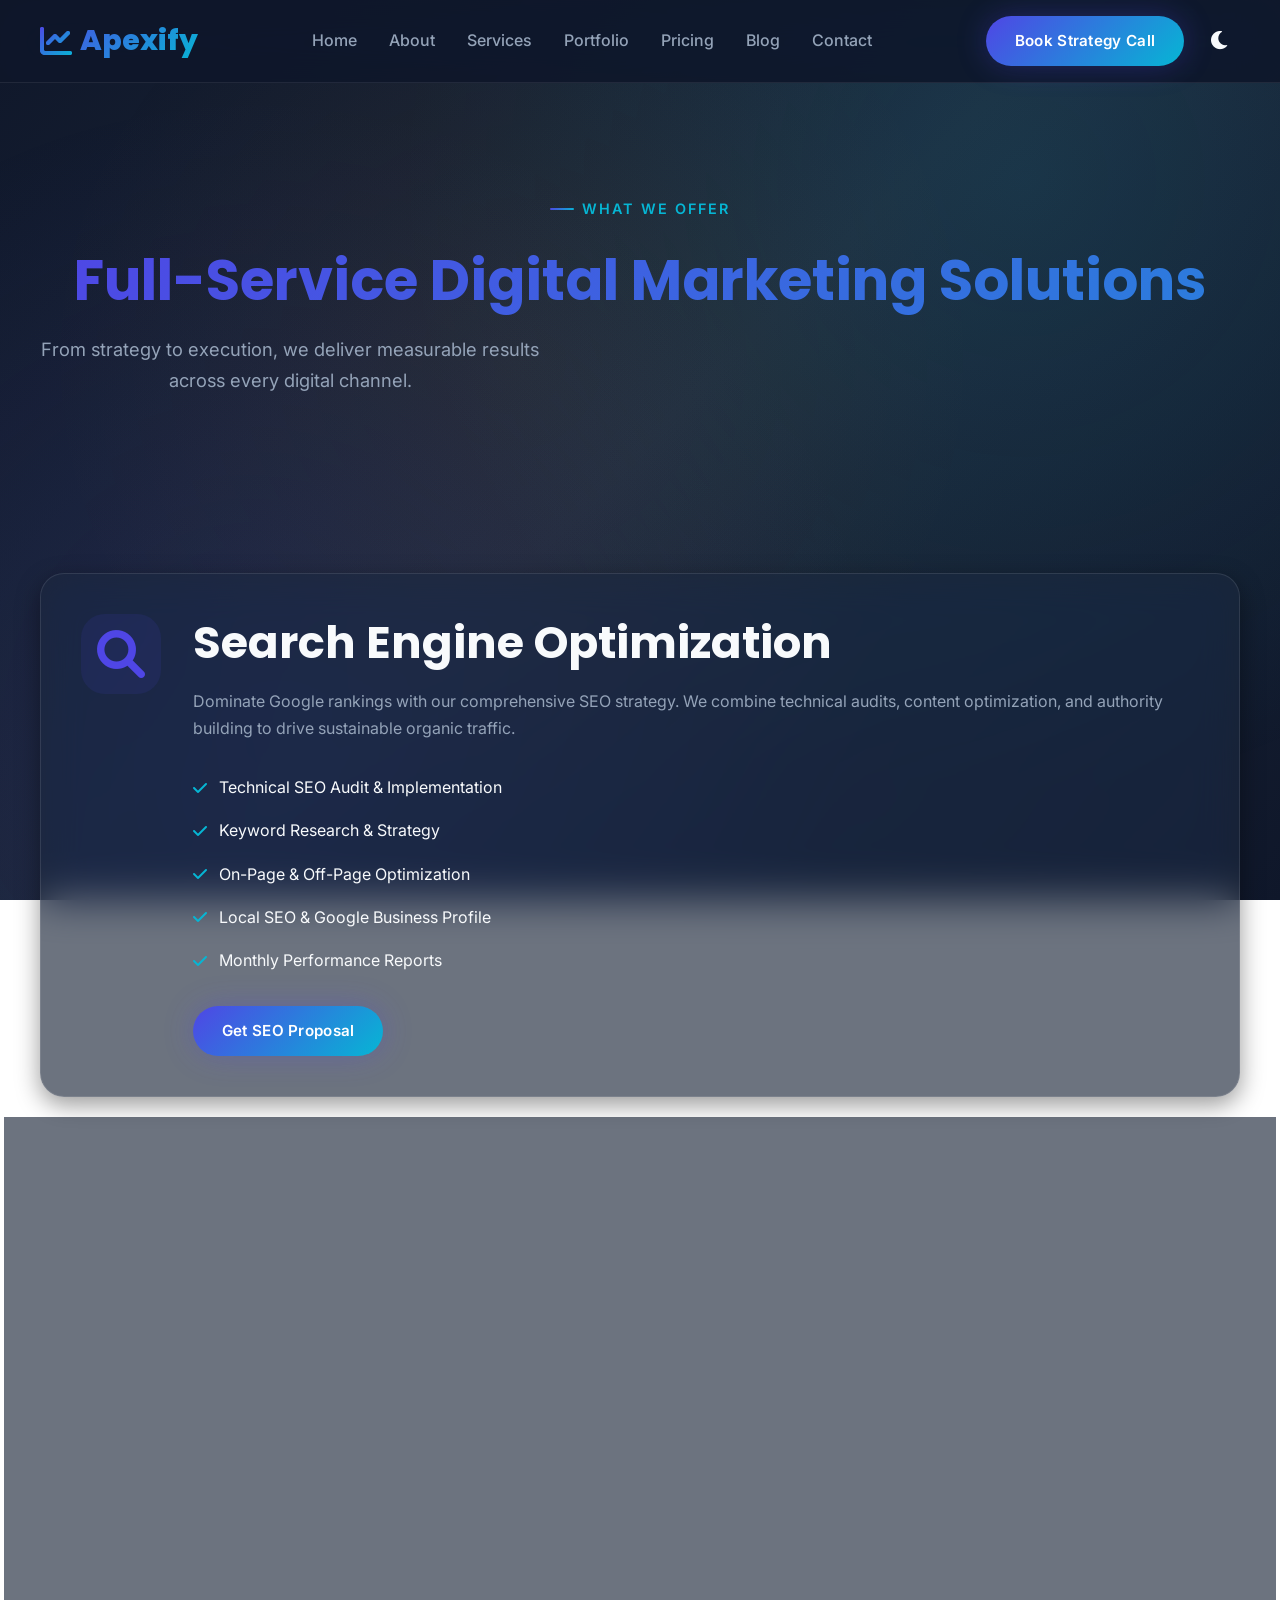
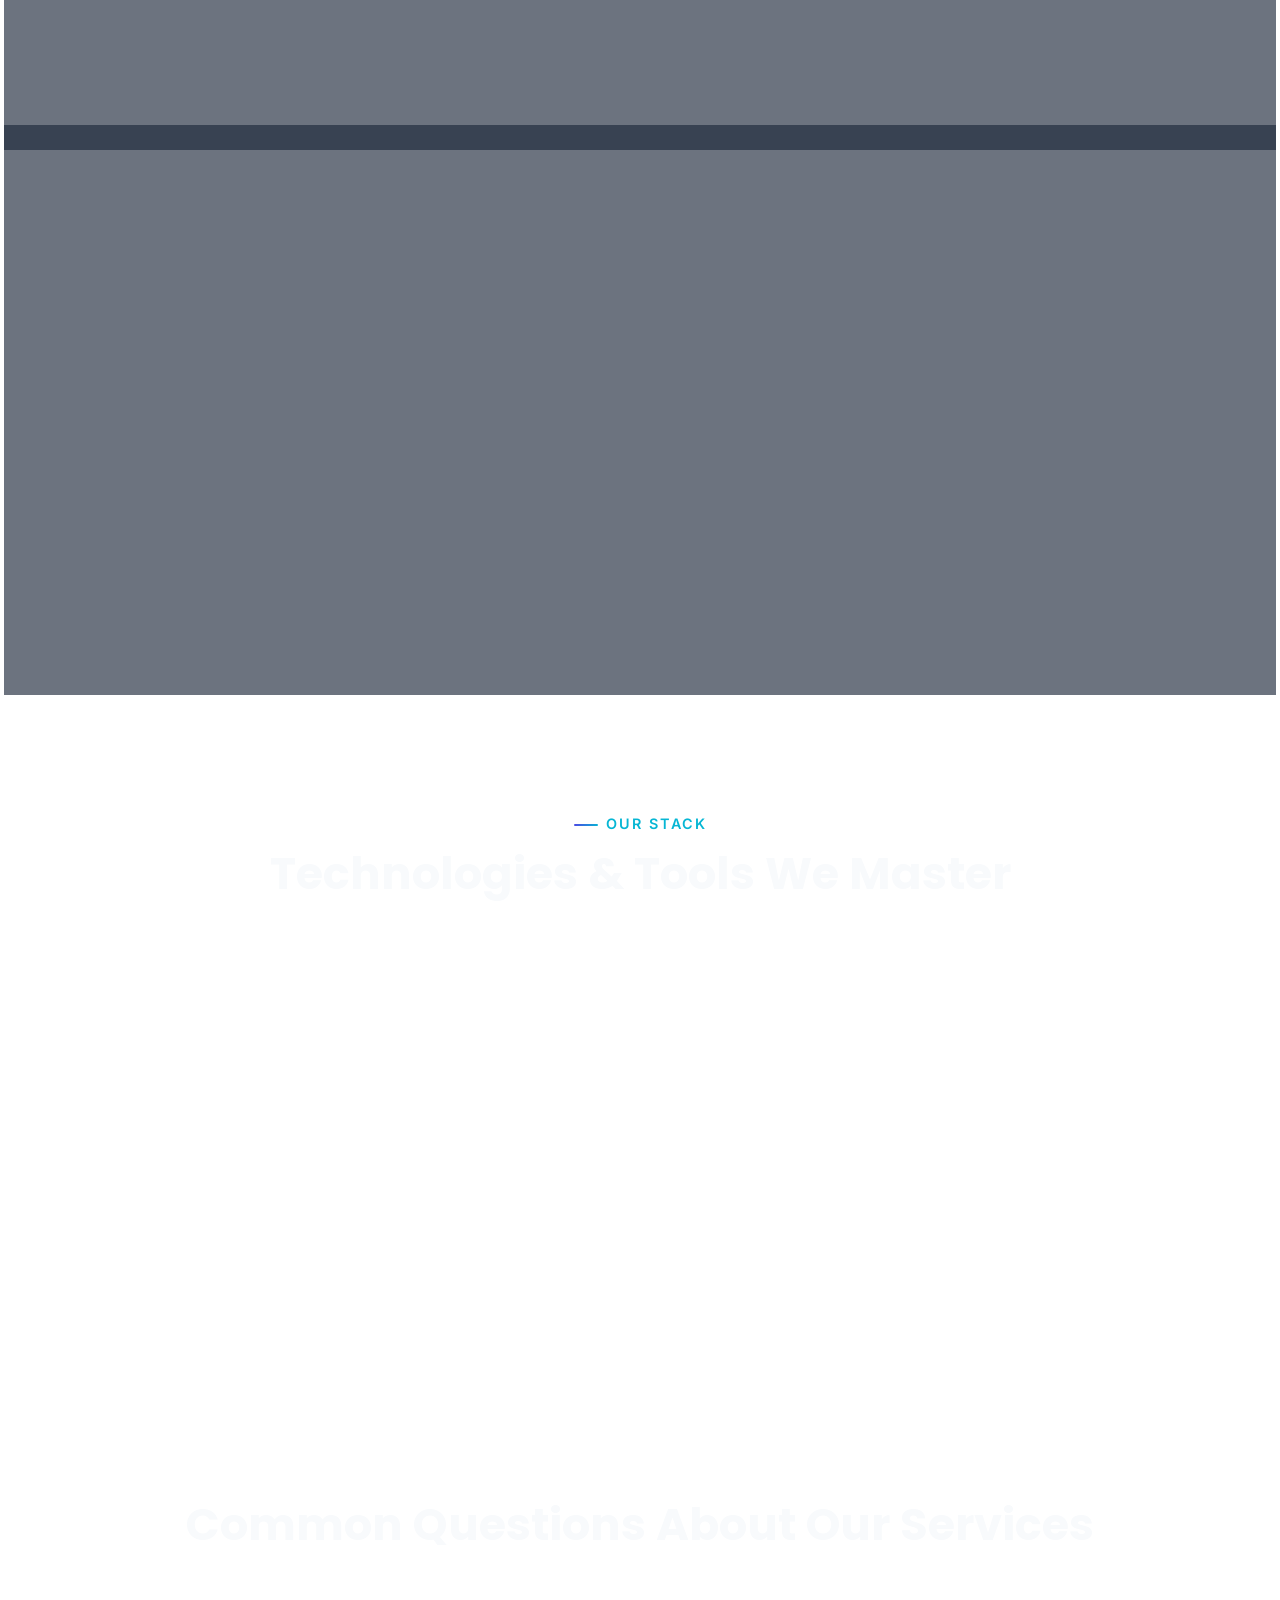
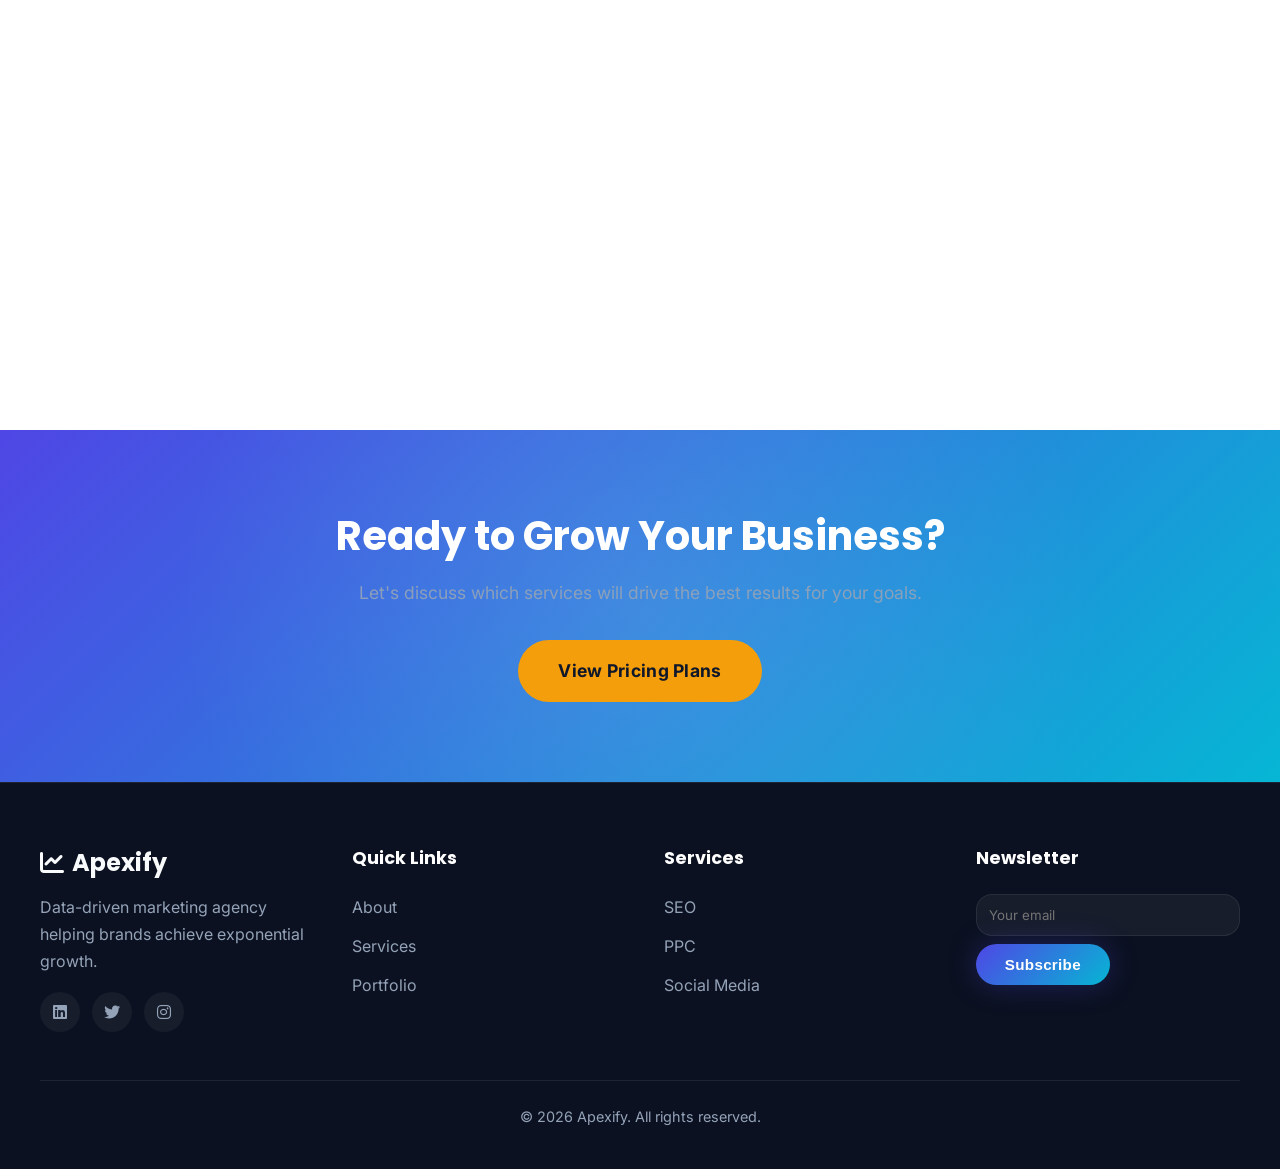
<file: Apexify Digital Marketing Agency/services.html>
<!DOCTYPE html>
<html lang="en">
<head>
  <meta charset="UTF-8">
  <meta name="viewport" content="width=device-width, initial-scale=1.0, viewport-fit=cover">
  <meta name="description" content="Our digital marketing services - SEO, Google Ads, Social Media, Web Design, Email Marketing & Brand Strategy">
  <meta name="theme-color" content="#0F172A">
  <title>Services | Apexify Digital Marketing Agency</title>
  <link rel="preconnect" href="https://fonts.googleapis.com">
  <link rel="preconnect" href="https://fonts.gstatic.com" crossorigin>
  <link href="https://fonts.googleapis.com/css2?family=Inter:opsz,wght@14..32,400;14..32,500;14..32,600;14..32,700&family=Poppins:wght@600;700;800&display=swap" rel="stylesheet">
  <link rel="stylesheet" href="https://cdnjs.cloudflare.com/ajax/libs/font-awesome/6.0.0-beta3/css/all.min.css">
  <link rel="stylesheet" href="style.css">
</head>
<body>
  <div id="loading-screen" class="loading-screen" aria-hidden="true">
    <div class="loader"></div>
  </div>

  <header class="site-header" id="header">
    <div class="container nav-container">
      <a href="index.html" class="logo" aria-label="Apexify home">
        <i class="fas fa-chart-line logo-icon"></i>
        <span>Apexify</span>
      </a>
      <nav class="main-nav" aria-label="Main navigation">
        <ul class="nav-list">
          <li><a href="index.html" class="nav-link">Home</a></li>
          <li><a href="about.html" class="nav-link">About</a></li>
          <li><a href="services.html" class="nav-link active">Services</a></li>
          <li><a href="portfolio.html" class="nav-link">Portfolio</a></li>
          <li><a href="pricing.html" class="nav-link">Pricing</a></li>
          <li><a href="blog.html" class="nav-link">Blog</a></li>
          <li><a href="contact.html" class="nav-link">Contact</a></li>
        </ul>
      </nav>
      <div class="nav-actions">
        <a href="contact.html" class="btn btn-primary">Book Strategy Call</a>
        <button class="theme-toggle" id="themeToggle" aria-label="Toggle dark/light mode">
          <i class="fas fa-moon"></i>
        </button>
        <button class="hamburger" id="hamburger" aria-label="Menu" aria-expanded="false">
          <span></span><span></span><span></span>
        </button>
      </div>
    </div>
    <div class="mobile-menu" id="mobileMenu">
      <ul class="mobile-nav-list">
        <li><a href="index.html">Home</a></li>
        <li><a href="about.html">About</a></li>
        <li><a href="services.html">Services</a></li>
        <li><a href="portfolio.html">Portfolio</a></li>
        <li><a href="pricing.html">Pricing</a></li>
        <li><a href="blog.html">Blog</a></li>
        <li><a href="contact.html">Contact</a></li>
      </ul>
      <a href="contact.html" class="btn btn-primary mobile-cta">Book Strategy Call</a>
    </div>
  </header>

  <main id="main-content">
    <!-- Services Hero -->
    <section class="page-hero">
      <div class="container">
        <span class="section-tag">What We Offer</span>
        <h1 class="gradient-text">Full-Service Digital Marketing Solutions</h1>
        <p class="hero-description">From strategy to execution, we deliver measurable results across every digital channel.</p>
      </div>
    </section>

    <!-- Detailed Services -->
    <section class="detailed-services">
      <div class="container">
        <div class="service-detail-grid">
          <article class="service-detail-card glass-card" id="seo">
            <div class="service-detail-icon">
              <i class="fas fa-search"></i>
            </div>
            <div class="service-detail-content">
              <h2>Search Engine Optimization</h2>
              <p>Dominate Google rankings with our comprehensive SEO strategy. We combine technical audits, content optimization, and authority building to drive sustainable organic traffic.</p>
              <ul class="service-features">
                <li><i class="fas fa-check"></i> Technical SEO Audit & Implementation</li>
                <li><i class="fas fa-check"></i> Keyword Research & Strategy</li>
                <li><i class="fas fa-check"></i> On-Page & Off-Page Optimization</li>
                <li><i class="fas fa-check"></i> Local SEO & Google Business Profile</li>
                <li><i class="fas fa-check"></i> Monthly Performance Reports</li>
              </ul>
              <a href="contact.html" class="btn btn-primary">Get SEO Proposal</a>
            </div>
          </article>

          <article class="service-detail-card glass-card" id="google-ads">
            <div class="service-detail-icon">
              <i class="fab fa-google"></i>
            </div>
            <div class="service-detail-content">
              <h2>Google Ads Management</h2>
              <p>Maximize your advertising ROI with data-driven PPC campaigns. Our certified specialists manage Search, Display, Shopping, and Performance Max campaigns.</p>
              <ul class="service-features">
                <li><i class="fas fa-check"></i> Campaign Strategy & Setup</li>
                <li><i class="fas fa-check"></i> Keyword & Audience Targeting</li>
                <li><i class="fas fa-check"></i> Ad Copy & Creative Optimization</li>
                <li><i class="fas fa-check"></i> A/B Testing & Conversion Tracking</li>
                <li><i class="fas fa-check"></i> Weekly Performance Optimization</li>
              </ul>
              <a href="contact.html" class="btn btn-primary">Get PPC Proposal</a>
            </div>
          </article>

          <article class="service-detail-card glass-card" id="social-media">
            <div class="service-detail-icon">
              <i class="fas fa-hashtag"></i>
            </div>
            <div class="service-detail-content">
              <h2>Social Media Marketing</h2>
              <p>Build engaged communities and drive conversions through strategic social media management across all major platforms.</p>
              <ul class="service-features">
                <li><i class="fas fa-check"></i> Content Strategy & Calendar</li>
                <li><i class="fas fa-check"></i> Community Management</li>
                <li><i class="fas fa-check"></i> Paid Social Advertising</li>
                <li><i class="fas fa-check"></i> Influencer Partnership Management</li>
                <li><i class="fas fa-check"></i> Analytics & ROI Reporting</li>
              </ul>
              <a href="contact.html" class="btn btn-primary">Get Social Media Proposal</a>
            </div>
          </article>

          <article class="service-detail-card glass-card" id="web-design">
            <div class="service-detail-icon">
              <i class="fas fa-laptop-code"></i>
            </div>
            <div class="service-detail-content">
              <h2>Website Design & Development</h2>
              <p>Convert visitors into customers with high-performance, beautifully designed websites optimized for speed and user experience.</p>
              <ul class="service-features">
                <li><i class="fas fa-check"></i> Custom UI/UX Design</li>
                <li><i class="fas fa-check"></i> Mobile-First Responsive Development</li>
                <li><i class="fas fa-check"></i> E-commerce Solutions</li>
                <li><i class="fas fa-check"></i> Landing Page Optimization</li>
                <li><i class="fas fa-check"></i> Ongoing Maintenance & Support</li>
              </ul>
              <a href="contact.html" class="btn btn-primary">Get Web Design Proposal</a>
            </div>
          </article>

          <article class="service-detail-card glass-card" id="email-marketing">
            <div class="service-detail-icon">
              <i class="fas fa-envelope-open-text"></i>
            </div>
            <div class="service-detail-content">
              <h2>Email Marketing Automation</h2>
              <p>Nurture leads and drive repeat sales with personalized email sequences and automated marketing workflows.</p>
              <ul class="service-features">
                <li><i class="fas fa-check"></i> Email Strategy & Planning</li>
                <li><i class="fas fa-check"></i> Automated Drip Campaigns</li>
                <li><i class="fas fa-check"></i> Newsletter Design & Copywriting</li>
                <li><i class="fas fa-check"></i> List Segmentation & Personalization</li>
                <li><i class="fas fa-check"></i> Performance Analytics & A/B Testing</li>
              </ul>
              <a href="contact.html" class="btn btn-primary">Get Email Marketing Proposal</a>
            </div>
          </article>

          <article class="service-detail-card glass-card" id="brand-strategy">
            <div class="service-detail-icon">
              <i class="fas fa-lightbulb"></i>
            </div>
            <div class="service-detail-content">
              <h2>Brand Strategy & Identity</h2>
              <p>Position your brand for long-term success with comprehensive brand strategy, identity design, and market positioning.</p>
              <ul class="service-features">
                <li><i class="fas fa-check"></i> Brand Discovery & Research</li>
                <li><i class="fas fa-check"></i> Brand Positioning & Messaging</li>
                <li><i class="fas fa-check"></i> Visual Identity Design</li>
                <li><i class="fas fa-check"></i> Brand Guidelines Creation</li>
                <li><i class="fas fa-check"></i> Competitor Analysis & Market Research</li>
              </ul>
              <a href="contact.html" class="btn btn-primary">Get Brand Strategy Proposal</a>
            </div>
          </article>
        </div>
      </div>
    </section>

    <!-- Technologies We Use -->
    <section class="tech-section">
      <div class="container">
        <div class="section-header">
          <span class="section-tag">Our Stack</span>
          <h2>Technologies & Tools We Master</h2>
        </div>
        <div class="tech-grid">
          <div class="tech-item glass-card">
            <i class="fab fa-google"></i>
            <span>Google Analytics 4</span>
          </div>
          <div class="tech-item glass-card">
            <i class="fas fa-chart-bar"></i>
            <span>SEMrush</span>
          </div>
          <div class="tech-item glass-card">
            <i class="fas fa-search"></i>
            <span>Ahrefs</span>
          </div>
          <div class="tech-item glass-card">
            <i class="fab fa-mailchimp"></i>
            <span>Mailchimp</span>
          </div>
          <div class="tech-item glass-card">
            <i class="fab fa-hubspot"></i>
            <span>HubSpot</span>
          </div>
          <div class="tech-item glass-card">
            <i class="fab fa-shopify"></i>
            <span>Shopify</span>
          </div>
          <div class="tech-item glass-card">
            <i class="fab fa-wordpress"></i>
            <span>WordPress</span>
          </div>
          <div class="tech-item glass-card">
            <i class="fas fa-code"></i>
            <span>Google Tag Manager</span>
          </div>
        </div>
      </div>
    </section>

    <!-- Services FAQ -->
    <section class="faq-section">
      <div class="container">
        <div class="section-header">
          <h2>Common Questions About Our Services</h2>
        </div>
        <div class="accordion">
          <div class="accordion-item">
            <button class="accordion-header">How long does it take to see SEO results?</button>
            <div class="accordion-content"><p>Typically 3-6 months for competitive keywords, though you may see improvements in local rankings within 4-8 weeks.</p></div>
          </div>
          <div class="accordion-item">
            <button class="accordion-header">Do you offer white-label services?</button>
            <div class="accordion-content"><p>Yes, we provide white-label solutions for agencies. Contact us for partnership details.</p></div>
          </div>
          <div class="accordion-item">
            <button class="accordion-header">What's your minimum contract length?</button>
            <div class="accordion-content"><p>We offer flexible month-to-month agreements with no long-term contracts required.</p></div>
          </div>
          <div class="accordion-item">
            <button class="accordion-header">Can I see real-time campaign performance?</button>
            <div class="accordion-content"><p>Absolutely! You get access to a live dashboard with real-time metrics and monthly detailed reports.</p></div>
          </div>
        </div>
      </div>
    </section>

    <!-- Pricing CTA -->
    <section class="cta-banner">
      <div class="container cta-content">
        <h2>Ready to Grow Your Business?</h2>
        <p>Let's discuss which services will drive the best results for your goals.</p>
        <a href="pricing.html" class="btn btn-accent btn-lg">View Pricing Plans</a>
      </div>
    </section>
  </main>

  <footer class="site-footer">
    <div class="container footer-grid">
      <div class="footer-col">
        <h4><i class="fas fa-chart-line"></i> Apexify</h4>
        <p>Data-driven marketing agency helping brands achieve exponential growth.</p>
        <div class="social-icons">
          <a href="#"><i class="fab fa-linkedin"></i></a>
          <a href="#"><i class="fab fa-twitter"></i></a>
          <a href="#"><i class="fab fa-instagram"></i></a>
        </div>
      </div>
      <div class="footer-col">
        <h5>Quick Links</h5>
        <ul><li><a href="about.html">About</a></li><li><a href="services.html">Services</a></li><li><a href="portfolio.html">Portfolio</a></li></ul>
      </div>
      <div class="footer-col">
        <h5>Services</h5>
        <ul><li><a href="services.html#seo">SEO</a></li><li><a href="services.html#google-ads">PPC</a></li><li><a href="services.html#social-media">Social Media</a></li></ul>
      </div>
      <div class="footer-col">
        <h5>Newsletter</h5>
        <form class="newsletter-form" id="newsletterForm">
          <input type="email" placeholder="Your email" required>
          <button type="submit" class="btn btn-primary">Subscribe</button>
        </form>
      </div>
    </div>
    <div class="footer-bottom container">
      <p>© 2026 Apexify. All rights reserved.</p>
    </div>
  </footer>

  <button class="back-to-top" id="backToTop" aria-label="Back to top">↑</button>
  <script src="script.js"></script>
</body>
</html>
</file>
<file: Apexify Digital Marketing Agency/style.css>
/* ============================================
   APEXIFY - Premium Digital Marketing Agency
   Complete Stylesheet
   Version: 2.0
   ============================================ */

/* ===== CSS Variables ===== */
:root {
  /* Primary Colors */
  --primary: #4F46E5;
  --primary-dark: #3730A3;
  --primary-light: #818CF8;
  --secondary: #06B6D4;
  --secondary-dark: #0891B2;
  --accent: #F59E0B;
  --accent-dark: #D97706;
  
  /* Background Colors */
  --bg: #0F172A;
  --bg-light: #1E293B;
  --card-bg: #1E293B;
  --card-hover: #273548;
  
  /* Text Colors */
  --text: #F8FAFC;
  --muted: #94A3B8;
  --border: rgba(255, 255, 255, 0.08);
  
  /* Gradients */
  --gradient-1: linear-gradient(135deg, #4F46E5, #06B6D4);
  --gradient-2: linear-gradient(135deg, #F59E0B, #EF4444);
  --gradient-3: linear-gradient(135deg, #8B5CF6, #EC4899);
  --gradient-4: linear-gradient(135deg, #10B981, #06B6D4);
  --gradient-5: linear-gradient(135deg, #4F46E5, #8B5CF6);
  
  /* Glass Effects */
  --glass-bg: rgba(30, 41, 59, 0.65);
  --glass-bg-hover: rgba(30, 41, 59, 0.85);
  --glass-border: rgba(255, 255, 255, 0.1);
  
  /* Shadows */
  --shadow-sm: 0 2px 8px rgba(0, 0, 0, 0.3);
  --shadow-md: 0 8px 24px rgba(0, 0, 0, 0.4);
  --shadow-lg: 0 20px 60px rgba(0, 0, 0, 0.5);
  --shadow-xl: 0 32px 80px rgba(0, 0, 0, 0.6);
  --shadow-glow-primary: 0 0 30px rgba(79, 70, 229, 0.3);
  --shadow-glow-secondary: 0 0 30px rgba(6, 182, 212, 0.3);
  
  /* Border Radius */
  --radius-sm: 0.5rem;
  --radius-md: 1rem;
  --radius-lg: 1.5rem;
  --radius-xl: 2rem;
  --radius-2xl: 3rem;
  --radius-full: 9999px;
  
  /* Transitions */
  --transition-fast: 0.2s cubic-bezier(0.4, 0, 0.2, 1);
  --transition: 0.3s cubic-bezier(0.4, 0, 0.2, 1);
  --transition-slow: 0.5s cubic-bezier(0.4, 0, 0.2, 1);
  
  /* Typography */
  --font-heading: 'Poppins', sans-serif;
  --font-body: 'Inter', sans-serif;
}

/* ===== Reset & Base Styles ===== */
*,
*::before,
*::after {
  box-sizing: border-box;
  margin: 0;
  padding: 0;
}

html {
  scroll-behavior: smooth;
  scroll-padding-top: 100px;
  font-size: 100%;
  -webkit-text-size-adjust: 100%;
}

body {
  font-family: var(--font-body);
  background: linear-gradient(135deg, #0F172A 0%, #1E293B 50%, #0F172A 100%);
  background-attachment: fixed;
  color: var(--text);
  line-height: 1.7;
  overflow-x: hidden;
  -webkit-font-smoothing: antialiased;
  -moz-osx-font-smoothing: grayscale;
  position: relative;
  min-height: 100vh;
}

/* Animated background particles */
body::before {
  content: '';
  position: fixed;
  top: 0;
  left: 0;
  width: 100%;
  height: 100%;
  background-image: 
    radial-gradient(circle at 20% 80%, rgba(79, 70, 229, 0.1) 0%, transparent 50%),
    radial-gradient(circle at 80% 20%, rgba(6, 182, 212, 0.1) 0%, transparent 50%),
    radial-gradient(circle at 40% 40%, rgba(245, 158, 11, 0.05) 0%, transparent 50%);
  pointer-events: none;
  z-index: 0;
}

/* ===== Typography ===== */
h1, h2, h3, h4, h5, h6 {
  font-family: var(--font-heading);
  font-weight: 700;
  line-height: 1.3;
  margin-bottom: 1rem;
}

h1 { font-size: clamp(2.5rem, 5vw, 3.8rem); }
h2 { font-size: clamp(2rem, 4vw, 2.8rem); }
h3 { font-size: clamp(1.5rem, 3vw, 1.8rem); }
h4 { font-size: 1.3rem; }
h5 { font-size: 1.1rem; }
h6 { font-size: 1rem; }

p {
  margin-bottom: 1rem;
  color: var(--muted);
}

a {
  text-decoration: none;
  color: inherit;
  transition: var(--transition);
}

img {
  max-width: 100%;
  height: auto;
  display: block;
}

/* ===== Selection ===== */
::selection {
  background: rgba(79, 70, 229, 0.3);
  color: white;
}

::-moz-selection {
  background: rgba(79, 70, 229, 0.3);
  color: white;
}

/* ===== Custom Scrollbar ===== */
::-webkit-scrollbar {
  width: 10px;
}

::-webkit-scrollbar-track {
  background: var(--bg);
  border-radius: 10px;
}

::-webkit-scrollbar-thumb {
  background: var(--gradient-1);
  border-radius: 10px;
  border: 2px solid var(--bg);
  transition: var(--transition);
}

::-webkit-scrollbar-thumb:hover {
  background: var(--secondary);
}

/* Firefox scrollbar */
* {
  scrollbar-width: thin;
  scrollbar-color: var(--primary) var(--bg);
}

/* ===== Container ===== */
.container {
  width: min(100% - 2rem, 1200px);
  margin-inline: auto;
  position: relative;
  z-index: 1;
}

/* ===== Section Styles ===== */
section {
  padding: 5rem 0;
  position: relative;
}

.section-header {
  text-align: center;
  margin-bottom: 4rem;
}

.section-tag {
  display: inline-block;
  color: var(--secondary);
  font-weight: 600;
  font-size: 0.9rem;
  text-transform: uppercase;
  letter-spacing: 2px;
  margin-bottom: 0.5rem;
  position: relative;
  padding-left: 2rem;
}

.section-tag::before {
  content: '';
  position: absolute;
  left: 0;
  top: 50%;
  transform: translateY(-50%);
  width: 1.5rem;
  height: 2px;
  background: var(--gradient-1);
  border-radius: 2px;
}

.section-label {
  text-align: center;
  color: var(--muted);
  font-size: 0.9rem;
  margin-bottom: 1.5rem;
  text-transform: uppercase;
  letter-spacing: 1px;
}

.muted-text {
  color: var(--muted);
}

.gradient-text {
  background: var(--gradient-1);
  -webkit-background-clip: text;
  -webkit-text-fill-color: transparent;
  background-size: 200% 200%;
  animation: shimmer 3s ease infinite;
}

/* ===== Glassmorphism Card ===== */
.glass-card {
  background: var(--glass-bg);
  backdrop-filter: blur(20px) saturate(180%);
  -webkit-backdrop-filter: blur(20px) saturate(180%);
  border: 1px solid var(--glass-border);
  border-radius: var(--radius-lg);
  box-shadow: var(--shadow-md);
  transition: all var(--transition);
  position: relative;
  overflow: hidden;
}

.glass-card::before {
  content: '';
  position: absolute;
  top: 0;
  left: 0;
  right: 0;
  height: 1px;
  background: linear-gradient(90deg, transparent, rgba(255, 255, 255, 0.2), transparent);
  opacity: 0;
  transition: opacity var(--transition);
  z-index: 1;
}

.glass-card:hover {
  transform: translateY(-8px);
  box-shadow: var(--shadow-xl);
  background: var(--glass-bg-hover);
  border-color: rgba(255, 255, 255, 0.2);
}

.glass-card:hover::before {
  opacity: 1;
}

/* ===== Announcement Bar - Sleek Version ===== */
.announcement-bar {
  background: var(--gradient-1);
  padding: 0;
  position: relative;
  z-index: 1001;
  transition: all var(--transition);
  overflow: hidden;
}

.announcement-bar::before {
  content: '';
  position: absolute;
  top: 0;
  left: -100%;
  width: 100%;
  height: 100%;
  background: linear-gradient(
    90deg,
    transparent,
    rgba(255, 255, 255, 0.15),
    transparent
  );
  animation: shimmer-bar 3s infinite;
}

@keyframes shimmer-bar {
  0% { left: -100%; }
  100% { left: 100%; }
}

.announcement-inner {
  display: flex;
  align-items: center;
  justify-content: center;
  gap: 1rem;
  padding: 0.6rem 1rem;
  position: relative;
  min-height: 40px;
}

.announcement-content {
  display: flex;
  align-items: center;
  gap: 0.6rem;
}

.announcement-icon {
  font-size: 1rem;
  animation: pulse-icon 2s infinite;
  display: none; /* Hidden on mobile, shown on desktop */
}

@keyframes pulse-icon {
  0%, 100% { transform: scale(1); }
  50% { transform: scale(1.2); }
}

.announcement-text {
  font-size: clamp(0.8rem, 2vw, 0.9rem);
  color: white;
  margin: 0;
  text-align: center;
  font-weight: 500;
  letter-spacing: 0.2px;
  white-space: nowrap;
}

.announcement-text strong {
  font-weight: 700;
  color: #FFD700;
  text-shadow: 0 0 10px rgba(255, 215, 0, 0.3);
}

.btn-announcement {
  background: rgba(255, 255, 255, 0.15);
  border: none;
  color: white;
  cursor: pointer;
  width: 24px;
  height: 24px;
  border-radius: 50%;
  display: flex;
  align-items: center;
  justify-content: center;
  font-size: 0.7rem;
  transition: all var(--transition-fast);
  flex-shrink: 0;
  opacity: 0.7;
}

.btn-announcement:hover {
  background: rgba(255, 255, 255, 0.25);
  opacity: 1;
  transform: rotate(90deg);
}

.btn-announcement i {
  font-size: 0.65rem;
}

/* Desktop */
@media (min-width: 768px) {
  .announcement-icon {
    display: inline-block;
  }
  
  .announcement-inner {
    padding: 0.5rem 2rem;
    min-height: 38px;
  }
  
  .announcement-text {
    font-size: 0.85rem;
  }
}

/* ===== Buttons ===== */
.btn {
  display: inline-flex;
  align-items: center;
  justify-content: center;
  gap: 0.5rem;
  padding: 0.75rem 1.8rem;
  border-radius: var(--radius-full);
  font-weight: 600;
  font-size: 0.95rem;
  cursor: pointer;
  border: none;
  transition: all var(--transition);
  position: relative;
  overflow: hidden;
  white-space: nowrap;
  letter-spacing: 0.3px;
}

.btn::before {
  content: '';
  position: absolute;
  top: 0;
  left: -100%;
  width: 100%;
  height: 100%;
  background: linear-gradient(90deg, transparent, rgba(255, 255, 255, 0.2), transparent);
  transition: left 0.5s;
}

.btn:hover::before {
  left: 100%;
}

.btn:active {
  transform: scale(0.98);
}

.btn-primary {
  background: var(--gradient-1);
  color: white;
  box-shadow: var(--shadow-glow-primary);
  animation: pulse-glow 2s infinite;
}

.btn-primary:hover {
  transform: translateY(-3px);
  box-shadow: 0 10px 40px rgba(79, 70, 229, 0.5);
}

.btn-outline {
  border: 2px solid transparent;
  background: linear-gradient(var(--bg), var(--bg)) padding-box,
              var(--gradient-1) border-box;
  color: white;
  position: relative;
  z-index: 1;
}

.btn-outline::after {
  content: '';
  position: absolute;
  inset: 0;
  background: var(--gradient-1);
  border-radius: var(--radius-full);
  opacity: 0;
  z-index: -1;
  transition: opacity var(--transition);
}

.btn-outline:hover {
  border-color: transparent;
  color: white;
}

.btn-outline:hover::after {
  opacity: 1;
}

.btn-accent {
  background: var(--accent);
  color: #0F172A;
  font-weight: 700;
}

.btn-accent:hover {
  background: var(--accent-dark);
  transform: translateY(-3px);
  box-shadow: 0 10px 30px rgba(245, 158, 11, 0.4);
}

.btn-lg {
  padding: 1rem 2.5rem;
  font-size: 1.1rem;
}

.btn-sm {
  padding: 0.5rem 1.2rem;
  font-size: 0.85rem;
}

.btn-block {
  width: 100%;
  justify-content: center;
}

.btn-link {
  color: var(--secondary);
  font-weight: 600;
  display: inline-flex;
  align-items: center;
  gap: 0.5rem;
  transition: var(--transition);
}

.btn-link:hover {
  color: var(--primary-light);
  gap: 0.75rem;
}

.btn-link i {
  transition: var(--transition);
}

.btn-link:hover i {
  transform: translateX(3px);
}

/* ===== Loading Screen ===== */
.loading-screen {
  position: fixed;
  inset: 0;
  background: linear-gradient(135deg, #0F172A, #1E293B);
  z-index: 9999;
  display: flex;
  flex-direction: column;
  align-items: center;
  justify-content: center;
  gap: 2rem;
  transition: opacity 0.5s ease, visibility 0.5s ease;
}

.loading-screen.hidden {
  opacity: 0;
  visibility: hidden;
  pointer-events: none;
}

.loader {
  width: 60px;
  height: 60px;
  border: 3px solid transparent;
  border-top-color: var(--primary);
  border-right-color: var(--secondary);
  border-radius: 50%;
  animation: spin 0.8s linear infinite;
  position: relative;
}

.loader::before {
  content: '';
  position: absolute;
  top: 5px;
  left: 5px;
  right: 5px;
  bottom: 5px;
  border: 3px solid transparent;
  border-bottom-color: var(--accent);
  border-radius: 50%;
  animation: spin 0.6s linear infinite reverse;
}

.loading-progress {
  width: 200px;
  height: 3px;
  background: rgba(255, 255, 255, 0.1);
  border-radius: 3px;
  overflow: hidden;
}

.progress-fill {
  height: 100%;
  width: 0%;
  background: var(--gradient-1);
  border-radius: 3px;
  transition: width 0.3s ease;
}

/* ===== Announcement Bar ===== */
.announcement-bar {
  background: var(--gradient-1);
  padding: 0.6rem 0;
  position: relative;
  z-index: 1001;
  transition: all var(--transition);
}

.announcement-container {
  display: flex;
  justify-content: center;
  align-items: center;
  gap: 1rem;
}

.announcement-text {
  font-size: 0.9rem;
  color: white;
}

.badge {
  background: var(--accent);
  color: #000;
  padding: 0.2rem 0.6rem;
  border-radius: 20px;
  font-size: 0.75rem;
  font-weight: 700;
  margin-right: 0.5rem;
}

.btn-announcement {
  background: transparent;
  border: none;
  color: white;
  cursor: pointer;
  font-size: 1.2rem;
  opacity: 0.7;
  transition: var(--transition-fast);
}

.btn-announcement:hover {
  opacity: 1;
  transform: scale(1.1);
}

/* ===== Header / Navigation ===== */
.site-header {
  position: sticky;
  top: 0;
  z-index: 1000;
  background: rgba(15, 23, 42, 0.9);
  backdrop-filter: blur(20px) saturate(180%);
  -webkit-backdrop-filter: blur(20px) saturate(180%);
  border-bottom: 1px solid var(--border);
  transition: all var(--transition);
}

.site-header.scrolled {
  background: rgba(15, 23, 42, 0.98);
  box-shadow: 0 4px 30px rgba(0, 0, 0, 0.5);
}

.nav-container {
  display: flex;
  align-items: center;
  justify-content: space-between;
  padding: 1rem 0;
}

/* Logo */
.logo {
  font-family: var(--font-heading);
  font-size: 1.8rem;
  font-weight: 800;
  display: flex;
  align-items: center;
  gap: 0.5rem;
  background: linear-gradient(135deg, #4F46E5, #06B6D4, #8B5CF6);
  -webkit-background-clip: text;
  -webkit-text-fill-color: transparent;
  background-size: 200% 200%;
  animation: shimmer 3s ease infinite;
}

.logo-icon {
  font-size: 2rem;
  background: var(--gradient-1);
  -webkit-background-clip: text;
  -webkit-text-fill-color: transparent;
}

/* Navigation */
.main-nav {
  display: flex;
}

.nav-list {
  display: flex;
  gap: 2rem;
  list-style: none;
}

.nav-link {
  font-weight: 500;
  color: var(--muted);
  position: relative;
  padding: 0.5rem 0;
  transition: all var(--transition);
}

.nav-link::after {
  content: '';
  position: absolute;
  bottom: -2px;
  left: 0;
  width: 0;
  height: 2px;
  background: var(--gradient-1);
  border-radius: 2px;
  transition: width var(--transition);
}

.nav-link:hover {
  color: white;
}

.nav-link:hover::after,
.nav-link.active::after {
  width: 100%;
}

.nav-link.active {
  color: white;
}

/* Nav Actions */
.nav-actions {
  display: flex;
  align-items: center;
  gap: 1rem;
}

.theme-toggle {
  background: transparent;
  border: none;
  color: var(--text);
  font-size: 1.3rem;
  cursor: pointer;
  transition: var(--transition);
  width: 40px;
  height: 40px;
  display: flex;
  align-items: center;
  justify-content: center;
  border-radius: 50%;
}

.theme-toggle:hover {
  background: rgba(255, 255, 255, 0.1);
}

/* Hamburger Menu */
.hamburger {
  display: none;
  flex-direction: column;
  gap: 5px;
  background: none;
  border: none;
  cursor: pointer;
  padding: 5px;
}

.hamburger span {
  width: 25px;
  height: 2px;
  background: white;
  transition: var(--transition);
  border-radius: 2px;
}

/* Mobile Menu */
.mobile-menu {
  display: none;
  position: absolute;
  top: 100%;
  left: 0;
  width: 100%;
  background: rgba(15, 23, 42, 0.98);
  backdrop-filter: blur(20px);
  border-top: 1px solid var(--border);
  padding: 2rem;
  flex-direction: column;
  gap: 1.5rem;
  max-height: 0;
  overflow: hidden;
  transition: max-height var(--transition-slow), padding var(--transition);
}

.mobile-menu.active {
  max-height: 600px;
}

.mobile-nav-list {
  list-style: none;
  display: flex;
  flex-direction: column;
  gap: 0.5rem;
}

.mobile-link {
  display: block;
  padding: 1rem 2rem;
  border-bottom: 1px solid var(--border);
  transition: all var(--transition);
  font-weight: 500;
}

.mobile-link:hover {
  background: rgba(79, 70, 229, 0.1);
  padding-left: 2.5rem;
}

.mobile-cta {
  margin-top: 1rem;
  text-align: center;
}

/* ===== Hero Section ===== */
.hero-section {
  padding: 6rem 0 5rem;
  position: relative;
  overflow: hidden;
  min-height: 90vh;
  display: flex;
  align-items: center;
}

.hero-bg {
  position: absolute;
  inset: 0;
  z-index: 0;
}

.blob {
  position: absolute;
  border-radius: 50%;
  filter: blur(100px);
  opacity: 0.3;
  animation: float-rotate 20s ease-in-out infinite;
}

.blob-1 {
  width: 600px;
  height: 600px;
  background: var(--primary);
  top: -200px;
  left: -200px;
  animation-delay: 0s;
}

.blob-2 {
  width: 500px;
  height: 500px;
  background: var(--secondary);
  bottom: -150px;
  right: -150px;
  animation-delay: -5s;
}

.blob-3 {
  width: 400px;
  height: 400px;
  background: var(--accent);
  top: 50%;
  left: 50%;
  transform: translate(-50%, -50%);
  animation-delay: -10s;
  opacity: 0.15;
}

.hero-container {
  display: grid;
  grid-template-columns: 1fr 1fr;
  gap: 4rem;
  align-items: center;
  position: relative;
  z-index: 2;
}

.hero-content {
  position: relative;
}

.hero-headline {
  font-size: clamp(2.5rem, 5vw, 3.8rem);
  margin-bottom: 1.5rem;
  animation: slideUpFade 0.8s ease-out;
}

.hero-description {
  font-size: 1.15rem;
  color: var(--muted);
  margin-bottom: 2rem;
  max-width: 500px;
}

.hero-cta {
  display: flex;
  gap: 1rem;
  flex-wrap: wrap;
}

/* Floating Icons */
.floating-icons {
  position: absolute;
  top: 0;
  left: 0;
  width: 100%;
  height: 100%;
  pointer-events: none;
}

.floating-icon {
  position: absolute;
  font-size: 2rem;
  color: rgba(255, 255, 255, 0.4);
  animation: float 5s ease-in-out infinite;
}

.icon-google {
  top: 10%;
  left: 5%;
  animation-delay: 0s;
}

.icon-facebook {
  top: 20%;
  right: 10%;
  animation-delay: 1s;
}

.icon-chart {
  bottom: 20%;
  left: 10%;
  animation-delay: 2s;
}

.icon-email {
  bottom: 15%;
  right: 15%;
  animation-delay: 3s;
}

/* Hero Media */
.hero-media {
  display: flex;
  justify-content: center;
  align-items: center;
}

.dashboard-mockup {
  padding: 1.5rem;
  background: rgba(30, 41, 59, 0.8);
  width: 100%;
  max-width: 450px;
  animation: float 6s ease-in-out infinite;
}

.mockup-header {
  display: flex;
  gap: 8px;
  margin-bottom: 1.5rem;
}

.mockup-dot {
  width: 12px;
  height: 12px;
  border-radius: 50%;
  background: #475569;
}

.mockup-dot:nth-child(1) { background: #EF4444; }
.mockup-dot:nth-child(2) { background: #F59E0B; }
.mockup-dot:nth-child(3) { background: #10B981; }

.mockup-body {
  display: flex;
  flex-direction: column;
  gap: 1.5rem;
}

.mockup-chart {
  display: flex;
  align-items: flex-end;
  gap: 12px;
  height: 120px;
  padding: 0 0.5rem;
}

.bar {
  flex: 1;
  background: rgba(79, 70, 229, 0.4);
  border-radius: 6px 6px 0 0;
  transition: all var(--transition-slow);
  position: relative;
  overflow: hidden;
}

.bar::after {
  content: '';
  position: absolute;
  top: 0;
  left: 0;
  right: 0;
  bottom: 0;
  background: var(--gradient-1);
  opacity: 0.8;
}

.bar:nth-child(1) { height: 60%; animation: growUp 1s ease-out; }
.bar:nth-child(2) { height: 80%; animation: growUp 1.2s ease-out; }
.bar:nth-child(3) { height: 95%; animation: growUp 1.4s ease-out; background: var(--secondary); }
.bar:nth-child(4) { height: 70%; animation: growUp 1.1s ease-out; }

.mockup-stats {
  display: flex;
  justify-content: space-between;
  align-items: center;
  font-weight: 600;
  font-size: 0.9rem;
}

.green {
  color: #10B981;
}

/* ===== Trusted Companies Section ===== */
.trusted-section {
  padding: 3rem 0;
  border-top: 1px solid var(--border);
  border-bottom: 1px solid var(--border);
  background: rgba(255, 255, 255, 0.02);
}

.logo-track {
  display: flex;
  overflow: hidden;
  white-space: nowrap;
  position: relative;
}

.logo-track::before,
.logo-track::after {
  content: '';
  position: absolute;
  top: 0;
  bottom: 0;
  width: 100px;
  z-index: 2;
  pointer-events: none;
}

.logo-track::before {
  left: 0;
  background: linear-gradient(to right, var(--bg), transparent);
}

.logo-track::after {
  right: 0;
  background: linear-gradient(to left, var(--bg), transparent);
}

.logo-slide {
  display: flex;
  gap: 4rem;
  align-items: center;
  animation: scroll 25s linear infinite;
}

.logo-slide i {
  font-size: 2.5rem;
  margin-right: 0.5rem;
  color: var(--muted);
  transition: var(--transition);
}

.logo-slide span {
  font-weight: 600;
  color: var(--muted);
  font-size: 1.2rem;
}

.logo-slide:hover i,
.logo-slide:hover span {
  color: white;
}

/* ===== Services Section ===== */
.services-section {
  position: relative;
}

.services-grid {
  display: grid;
  grid-template-columns: repeat(auto-fit, minmax(300px, 1fr));
  gap: 2rem;
}

.service-card {
  padding: 2.5rem;
  cursor: pointer;
}

.service-card:hover {
  transform: translateY(-12px) scale(1.02);
  box-shadow: var(--shadow-glow-secondary);
}

.service-icon {
  display: inline-flex;
  align-items: center;
  justify-content: center;
  width: 70px;
  height: 70px;
  border-radius: 20px;
  background: var(--gradient-1);
  font-size: 2rem;
  color: white;
  margin-bottom: 1.5rem;
  transition: all var(--transition);
}

.service-card:hover .service-icon {
  transform: rotate(10deg) scale(1.1);
  box-shadow: var(--shadow-glow-primary);
}

.service-card h3 {
  margin-bottom: 0.75rem;
}

.service-card p {
  margin-bottom: 1.5rem;
}

/* ===== Why Choose Us Section ===== */
.why-us-section {
  background: rgba(255, 255, 255, 0.02);
}

.why-grid {
  display: grid;
  grid-template-columns: 1fr 1fr;
  gap: 4rem;
  align-items: center;
}

.why-illustration {
  display: flex;
  align-items: center;
  justify-content: center;
}

.illustration-card {
  width: 100%;
  max-width: 400px;
  height: 350px;
  display: flex;
  flex-direction: column;
  align-items: center;
  justify-content: center;
  gap: 1rem;
  font-size: 3rem;
  animation: float 6s ease-in-out infinite;
}

.illustration-card i {
  font-size: 5rem;
  background: var(--gradient-1);
  -webkit-background-clip: text;
  -webkit-text-fill-color: transparent;
}

.feature-list {
  display: flex;
  flex-direction: column;
  gap: 1.2rem;
}

.feature-item {
  display: flex;
  gap: 1.2rem;
  padding: 1.5rem;
  align-items: flex-start;
}

.feature-item i {
  font-size: 1.5rem;
  color: var(--secondary);
  margin-top: 0.2rem;
}

.feature-item h4 {
  margin-bottom: 0.3rem;
}

/* ===== Statistics Section ===== */
.stats-section {
  position: relative;
  background: linear-gradient(135deg, rgba(79, 70, 229, 0.05), rgba(6, 182, 212, 0.05));
}

.stats-grid {
  display: grid;
  grid-template-columns: repeat(4, 1fr);
  gap: 2rem;
  text-align: center;
}

.stat-item {
  padding: 2rem;
  border-radius: var(--radius-lg);
  transition: all var(--transition);
  position: relative;
}

.stat-item::before {
  content: '';
  position: absolute;
  inset: 0;
  background: var(--gradient-1);
  border-radius: var(--radius-lg);
  opacity: 0;
  transition: opacity var(--transition);
  z-index: -1;
}

.stat-item:hover::before {
  opacity: 0.1;
}

.counter {
  font-size: clamp(2.5rem, 5vw, 3.5rem);
  font-weight: 800;
  background: var(--gradient-1);
  -webkit-background-clip: text;
  -webkit-text-fill-color: transparent;
  display: inline-block;
  line-height: 1;
}

.stat-label {
  display: block;
  font-size: 1rem;
  color: var(--muted);
  margin-top: 0.5rem;
}

/* ===== Process Section ===== */
.timeline {
  display: flex;
  justify-content: space-between;
  position: relative;
  padding: 2rem 0;
  gap: 1rem;
}

.timeline::before {
  content: '';
  position: absolute;
  top: 45px;
  left: 10%;
  right: 10%;
  height: 3px;
  background: linear-gradient(90deg, 
    var(--primary), 
    var(--secondary), 
    var(--accent), 
    var(--secondary), 
    var(--primary)
  );
  background-size: 200% 100%;
  animation: shimmer 3s linear infinite;
  z-index: 0;
}

.timeline-step {
  text-align: center;
  position: relative;
  z-index: 1;
  flex: 1;
  padding: 0 0.5rem;
}

.step-marker {
  width: 60px;
  height: 60px;
  background: var(--gradient-1);
  color: white;
  border-radius: 50%;
  display: flex;
  align-items: center;
  justify-content: center;
  margin: 0 auto 1rem;
  font-weight: 700;
  font-size: 1.3rem;
  border: 4px solid var(--bg);
  box-shadow: 0 0 20px rgba(79, 70, 229, 0.4);
  transition: all var(--transition);
}

.timeline-step:hover .step-marker {
  transform: scale(1.2);
  box-shadow: 0 0 40px rgba(79, 70, 229, 0.6);
}

.timeline-step h4 {
  margin-bottom: 0.5rem;
  font-size: 1.1rem;
}

.timeline-step p {
  font-size: 0.9rem;
}

/* ===== Portfolio / Case Studies Section ===== */
.filter-buttons {
  display: flex;
  gap: 1rem;
  justify-content: center;
  flex-wrap: wrap;
  margin-bottom: 3rem;
}

.filter-btn {
  background: transparent;
  border: 1px solid var(--border);
  color: var(--muted);
  padding: 0.6rem 1.5rem;
  border-radius: 30px;
  cursor: pointer;
  font-weight: 500;
  transition: all var(--transition);
  font-size: 0.9rem;
}

.filter-btn:hover {
  border-color: var(--primary);
  color: white;
}

.filter-btn.active {
  background: var(--gradient-1);
  border-color: transparent;
  color: white;
  box-shadow: var(--shadow-glow-primary);
}

.portfolio-grid {
  display: grid;
  grid-template-columns: repeat(auto-fit, minmax(300px, 1fr));
  gap: 2rem;
}

.portfolio-card {
  padding: 2rem;
  cursor: pointer;
}

.card-img {
  width: 100%;
  height: 200px;
  display: flex;
  align-items: center;
  justify-content: center;
  background: rgba(79, 70, 229, 0.1);
  border-radius: var(--radius-md);
  margin-bottom: 1.5rem;
  transition: var(--transition);
}

.portfolio-card:hover .card-img {
  background: rgba(79, 70, 229, 0.2);
}

.category {
  display: inline-block;
  background: var(--primary);
  padding: 0.3rem 1rem;
  border-radius: 20px;
  font-size: 0.85rem;
  font-weight: 500;
  margin-bottom: 0.5rem;
}

/* Full Portfolio Grid (Portfolio Page) */
.portfolio-grid-full {
  display: flex;
  flex-direction: column;
  gap: 2rem;
}

.portfolio-item {
  display: grid;
  grid-template-columns: 250px 1fr;
  gap: 2rem;
  padding: 2rem;
  cursor: pointer;
}

.portfolio-image {
  display: flex;
  align-items: center;
  justify-content: center;
  background: rgba(79, 70, 229, 0.1);
  border-radius: var(--radius-md);
  min-height: 200px;
}

.portfolio-info h3 {
  margin-bottom: 0.75rem;
}

.category-tag {
  background: var(--primary);
  padding: 0.3rem 1rem;
  border-radius: 20px;
  font-size: 0.85rem;
  display: inline-block;
  margin-bottom: 0.75rem;
}

.results-highlight {
  display: flex;
  gap: 2rem;
  margin: 1.5rem 0;
  flex-wrap: wrap;
}

.result-stat {
  text-align: center;
  min-width: 80px;
}

.result-number {
  font-size: 1.5rem;
  font-weight: 700;
  background: var(--gradient-1);
  -webkit-background-clip: text;
  -webkit-text-fill-color: transparent;
  display: block;
}

.result-label {
  font-size: 0.85rem;
  color: var(--muted);
}

/* ===== Testimonials Section ===== */
.testimonials-section {
  background: rgba(255, 255, 255, 0.02);
}

.testimonial-slider {
  position: relative;
  max-width: 700px;
  margin: 0 auto;
  min-height: 250px;
}

.testimonial-slide {
  padding: 2.5rem;
  text-align: center;
  display: none;
  opacity: 0;
  transform: scale(0.95);
  transition: all var(--transition-slow);
}

.testimonial-slide.active {
  display: block;
  opacity: 1;
  transform: scale(1);
}

.stars {
  color: var(--accent);
  font-size: 1.3rem;
  letter-spacing: 3px;
  margin-bottom: 1rem;
}

.testimonial-slide p {
  font-size: 1.1rem;
  font-style: italic;
  margin-bottom: 1.5rem;
}

.client {
  color: var(--muted);
}

.client strong {
  display: block;
  color: var(--text);
  margin-bottom: 0.25rem;
}

.slider-controls {
  display: flex;
  justify-content: center;
  gap: 1rem;
  margin-top: 2rem;
}

.slider-controls button {
  width: 50px;
  height: 50px;
  border-radius: 50%;
  background: var(--glass-bg);
  border: 1px solid var(--border);
  color: white;
  font-size: 1.2rem;
  cursor: pointer;
  transition: all var(--transition);
  display: flex;
  align-items: center;
  justify-content: center;
}

.slider-controls button:hover {
  background: var(--primary);
  border-color: var(--primary);
  box-shadow: var(--shadow-glow-primary);
}

/* ===== Pricing Section ===== */
.pricing-grid {
  display: grid;
  grid-template-columns: repeat(auto-fit, minmax(300px, 1fr));
  gap: 2rem;
  align-items: start;
}

.pricing-card {
  padding: 2.5rem;
  text-align: center;
  position: relative;
}

.pricing-card.popular {
  border: 2px solid var(--accent);
  transform: scale(1.05);
  animation: pulse-glow 3s infinite;
}

.popular-badge {
  position: absolute;
  top: -15px;
  left: 50%;
  transform: translateX(-50%);
  background: var(--accent);
  color: #000;
  padding: 0.5rem 1.5rem;
  border-radius: 20px;
  font-weight: 700;
  font-size: 0.85rem;
  white-space: nowrap;
}

.price {
  font-size: 3rem;
  font-weight: 800;
  margin: 1.5rem 0;
}

.price span {
  font-size: 1rem;
  color: var(--muted);
  font-weight: 400;
}

.pricing-card ul {
  list-style: none;
  margin: 2rem 0;
  text-align: left;
}

.pricing-card li {
  padding: 0.5rem 0;
  color: var(--muted);
  position: relative;
  padding-left: 1.5rem;
}

.pricing-card li::before {
  content: '✓';
  position: absolute;
  left: 0;
  color: var(--secondary);
  font-weight: 700;
}

/* Detailed Pricing (Pricing Page) */
.pricing-grid-detailed {
  display: grid;
  grid-template-columns: repeat(auto-fit, minmax(320px, 1fr));
  gap: 2rem;
  align-items: start;
}

.pricing-card-detailed {
  padding: 2.5rem;
  position: relative;
}

.pricing-card-detailed.popular {
  border: 2px solid var(--accent);
  transform: scale(1.03);
  background: linear-gradient(135deg, rgba(79, 70, 229, 0.1), rgba(6, 182, 212, 0.1));
}

.popular-ribbon {
  position: absolute;
  top: -15px;
  left: 50%;
  transform: translateX(-50%);
  background: var(--accent);
  color: #000;
  padding: 0.5rem 2rem;
  border-radius: 20px;
  font-weight: 700;
}

.plan-header {
  text-align: center;
  margin-bottom: 2rem;
}

.plan-description {
  font-size: 0.9rem;
  margin: 0.5rem 0;
}

.plan-price {
  font-size: 3rem;
  font-weight: 800;
  margin: 1rem 0;
}

.plan-price .currency {
  font-size: 1.5rem;
  vertical-align: super;
}

.plan-price .period {
  font-size: 1rem;
  color: var(--muted);
  font-weight: 400;
}

.plan-features {
  list-style: none;
  margin: 2rem 0;
}

.plan-features li {
  padding: 0.75rem 0;
  border-bottom: 1px solid var(--border);
  display: flex;
  align-items: center;
  gap: 0.5rem;
}

.plan-features i.fa-check {
  color: var(--secondary);
}

.feature-disabled {
  opacity: 0.4;
}

.feature-disabled i {
  color: var(--muted);
}

/* Comparison Table */
.comparison-table-wrapper {
  overflow-x: auto;
  margin-top: 2rem;
}

.comparison-table {
  width: 100%;
  border-collapse: collapse;
  border: 1px solid var(--border);
}

.comparison-table th,
.comparison-table td {
  padding: 1rem 1.5rem;
  text-align: center;
  border-bottom: 1px solid var(--border);
}

.comparison-table th {
  background: rgba(79, 70, 229, 0.2);
  font-weight: 600;
}

.comparison-table td:first-child {
  text-align: left;
  font-weight: 500;
}

.highlight-col {
  background: rgba(79, 70, 229, 0.1);
}

/* ===== FAQ Section ===== */
.faq-section {
  background: rgba(255, 255, 255, 0.02);
}

.accordion {
  max-width: 800px;
  margin: 0 auto;
}

.accordion-item {
  border: 1px solid transparent;
  border-radius: var(--radius-md);
  margin-bottom: 0.75rem;
  overflow: hidden;
  transition: all var(--transition);
}

.accordion-item:hover {
  border-color: var(--border);
}

.accordion-header {
  width: 100%;
  background: none;
  border: none;
  padding: 1.5rem;
  text-align: left;
  font-size: 1.1rem;
  font-weight: 600;
  color: white;
  cursor: pointer;
  display: flex;
  justify-content: space-between;
  align-items: center;
  transition: var(--transition);
  font-family: var(--font-body);
}

.accordion-header::after {
  content: '\f078';
  font-family: 'Font Awesome 6 Free';
  font-weight: 900;
  transition: transform var(--transition);
  font-size: 0.9rem;
  opacity: 0.7;
}

.accordion-header.active {
  color: var(--secondary);
}

.accordion-header.active::after {
  transform: rotate(180deg);
  color: var(--secondary);
}

.accordion-content {
  max-height: 0;
  overflow: hidden;
  transition: max-height var(--transition-slow);
}

.accordion-content p {
  padding: 0 1.5rem 1.5rem;
  color: var(--muted);
}

/* ===== Blog Preview Section ===== */
.blog-grid {
  display: grid;
  grid-template-columns: repeat(auto-fit, minmax(300px, 1fr));
  gap: 2rem;
}

.blog-card {
  padding: 1.5rem;
  cursor: pointer;
}

.blog-img {
  width: 100%;
  height: 180px;
  display: flex;
  align-items: center;
  justify-content: center;
  background: rgba(79, 70, 229, 0.1);
  border-radius: var(--radius-md);
  margin-bottom: 1rem;
  font-size: 3rem;
  color: var(--primary);
  transition: var(--transition);
}

.blog-card:hover .blog-img {
  background: rgba(79, 70, 229, 0.2);
  transform: scale(1.02);
}

.date {
  font-size: 0.85rem;
  color: var(--muted);
  display: block;
  margin-bottom: 0.5rem;
}

/* Blog Page Layout */
.blog-section {
  padding: 4rem 0;
}

.blog-layout {
  display: grid;
  grid-template-columns: 1fr 350px;
  gap: 3rem;
}

.blog-grid-main {
  display: flex;
  flex-direction: column;
  gap: 2rem;
}

.blog-post-card {
  display: grid;
  grid-template-columns: 250px 1fr;
  gap: 2rem;
  padding: 1.5rem;
  cursor: pointer;
}

.blog-post-image {
  display: flex;
  align-items: center;
  justify-content: center;
  background: rgba(79, 70, 229, 0.1);
  border-radius: var(--radius-md);
  min-height: 200px;
  font-size: 3rem;
  color: var(--primary);
}

.blog-post-content h2 {
  font-size: 1.5rem;
  margin-bottom: 0.75rem;
}

.blog-meta {
  display: flex;
  gap: 1rem;
  margin-bottom: 0.75rem;
  align-items: center;
}

.blog-category {
  color: var(--secondary);
  font-weight: 600;
  font-size: 0.85rem;
}

.blog-date {
  color: var(--muted);
  font-size: 0.85rem;
}

.blog-author {
  display: flex;
  align-items: center;
  gap: 0.75rem;
  margin: 1rem 0;
  color: var(--muted);
  font-size: 0.9rem;
}

.read-time {
  margin-left: auto;
}

/* Sidebar */
.blog-sidebar {
  display: flex;
  flex-direction: column;
  gap: 2rem;
}

.sidebar-widget {
  padding: 1.5rem;
}

.sidebar-widget h3 {
  margin-bottom: 1rem;
  font-size: 1.2rem;
}

.search-form {
  display: flex;
}

.search-form input {
  flex: 1;
  background: rgba(255, 255, 255, 0.05);
  border: 1px solid var(--border);
  padding: 0.75rem;
  color: white;
  border-radius: var(--radius-md) 0 0 var(--radius-md);
  font-family: inherit;
}

.search-form input:focus {
  outline: none;
  border-color: var(--primary);
}

.search-form button {
  background: var(--primary);
  border: none;
  color: white;
  padding: 0.75rem 1rem;
  border-radius: 0 var(--radius-md) var(--radius-md) 0;
  cursor: pointer;
  transition: var(--transition);
}

.search-form button:hover {
  background: var(--primary-dark);
}

.category-list {
  list-style: none;
}

.category-list li {
  padding: 0.6rem 0;
  border-bottom: 1px solid var(--border);
}

.category-list a {
  display: flex;
  justify-content: space-between;
  color: var(--muted);
  transition: var(--transition);
}

.category-list a:hover {
  color: var(--secondary);
}

.category-list span {
  color: var(--muted);
  font-size: 0.85rem;
}

.sidebar-newsletter input {
  width: 100%;
  background: rgba(255, 255, 255, 0.05);
  border: 1px solid var(--border);
  padding: 0.75rem;
  color: white;
  border-radius: var(--radius-md);
  margin-bottom: 0.75rem;
  font-family: inherit;
}

/* Pagination */
.pagination {
  display: flex;
  gap: 0.5rem;
  justify-content: center;
  margin-top: 3rem;
}

.page-btn {
  width: 40px;
  height: 40px;
  display: flex;
  align-items: center;
  justify-content: center;
  border: 1px solid var(--border);
  border-radius: var(--radius-md);
  color: var(--muted);
  font-weight: 500;
  transition: all var(--transition);
}

.page-btn:hover {
  border-color: var(--primary);
  color: white;
}

.page-btn.active {
  background: var(--gradient-1);
  border-color: transparent;
  color: white;
}

/* ===== CTA Banner ===== */
.cta-banner {
  background: var(--gradient-1);
  text-align: center;
  padding: 5rem 0;
  position: relative;
  overflow: hidden;
}

.cta-banner::before {
  content: '';
  position: absolute;
  inset: 0;
  background: radial-gradient(circle at center, rgba(255,255,255,0.1) 0%, transparent 70%);
}

.cta-content {
  position: relative;
  z-index: 1;
}

.cta-content h2 {
  font-size: 2.5rem;
  margin-bottom: 1rem;
  color: white;
}

.cta-content p {
  font-size: 1.1rem;
  margin-bottom: 2rem;
  opacity: 0.9;
}

/* ===== Page Hero (Inner Pages) ===== */
.page-hero {
  padding: 7rem 0 4rem;
  text-align: center;
  position: relative;
}

.page-hero h1 {
  font-size: clamp(2.5rem, 5vw, 3.5rem);
  margin: 1rem 0;
}

/* ===== Services Detail ===== */
.service-detail-grid {
  display: flex;
  flex-direction: column;
  gap: 3rem;
}

.service-detail-card {
  display: grid;
  grid-template-columns: auto 1fr;
  gap: 2rem;
  padding: 2.5rem;
  align-items: start;
}

.service-detail-icon {
  font-size: 3rem;
  color: var(--primary);
  width: 80px;
  height: 80px;
  display: flex;
  align-items: center;
  justify-content: center;
  background: rgba(79, 70, 229, 0.1);
  border-radius: var(--radius-lg);
}

.service-detail-content h2 {
  margin-bottom: 1rem;
}

.service-features {
  list-style: none;
  margin: 1.5rem 0;
}

.service-features li {
  padding: 0.5rem 0;
  display: flex;
  align-items: center;
  gap: 0.75rem;
}

.service-features i.fa-check {
  color: var(--secondary);
}

/* Tech Section */
.tech-grid {
  display: grid;
  grid-template-columns: repeat(auto-fit, minmax(150px, 1fr));
  gap: 1.5rem;
}

.tech-item {
  padding: 2rem 1.5rem;
  text-align: center;
  transition: all var(--transition);
}

.tech-item i {
  font-size: 2.5rem;
  margin-bottom: 0.75rem;
  display: block;
  background: var(--gradient-1);
  -webkit-background-clip: text;
  -webkit-text-fill-color: transparent;
}

.tech-item span {
  font-weight: 500;
  font-size: 0.9rem;
}

.tech-item:hover {
  transform: translateY(-5px);
  box-shadow: var(--shadow-glow-primary);
}

/* ===== About Page Styles ===== */
.story-grid {
  display: grid;
  grid-template-columns: 1fr 1fr;
  gap: 4rem;
  align-items: center;
}

.story-content h2 {
  margin-bottom: 1.5rem;
}

.story-content p {
  margin-bottom: 1rem;
}

.story-image {
  height: 350px;
  display: flex;
  align-items: center;
  justify-content: center;
  font-size: 5rem;
  color: var(--primary);
}

.mission-grid {
  display: grid;
  grid-template-columns: repeat(auto-fit, minmax(300px, 1fr));
  gap: 2rem;
}

.mission-card {
  padding: 2.5rem;
  text-align: center;
}

.mission-card i {
  font-size: 3rem;
  background: var(--gradient-1);
  -webkit-background-clip: text;
  -webkit-text-fill-color: transparent;
  margin-bottom: 1.5rem;
}

.team-grid {
  display: grid;
  grid-template-columns: repeat(auto-fit, minmax(220px, 1fr));
  gap: 2rem;
}

.team-card {
  padding: 2rem;
  text-align: center;
}

.team-avatar {
  margin-bottom: 1.5rem;
  color: var(--primary);
}

.team-card h3 {
  margin-bottom: 0.3rem;
}

.team-card .role {
  color: var(--secondary);
  font-weight: 600;
  margin-bottom: 0.5rem;
}

.values-grid {
  display: grid;
  grid-template-columns: repeat(auto-fit, minmax(200px, 1fr));
  gap: 1.5rem;
}

.value-item {
  padding: 2rem;
  text-align: center;
  transition: all var(--transition);
}

.value-item i {
  font-size: 2.5rem;
  background: var(--gradient-1);
  -webkit-background-clip: text;
  -webkit-text-fill-color: transparent;
  margin-bottom: 1rem;
  display: block;
}

.value-item h4 {
  font-size: 1.1rem;
}

.value-item:hover {
  transform: translateY(-5px);
  box-shadow: var(--shadow-glow-primary);
}

/* ===== Contact Page Styles ===== */
.contact-grid {
  display: grid;
  grid-template-columns: 1fr 1fr;
  gap: 3rem;
}

.contact-form-wrapper {
  padding: 2.5rem;
}

.contact-form-wrapper h2 {
  margin-bottom: 2rem;
}

.form-row {
  display: grid;
  grid-template-columns: 1fr 1fr;
  gap: 1rem;
}

.form-group {
  margin-bottom: 1.5rem;
}

.form-group label {
  display: block;
  margin-bottom: 0.5rem;
  font-weight: 500;
  color: var(--text);
}

.form-group input,
.form-group select,
.form-group textarea {
  width: 100%;
  background: rgba(255, 255, 255, 0.05);
  border: 1px solid var(--border);
  padding: 0.8rem;
  color: white;
  border-radius: var(--radius-md);
  font-family: inherit;
  font-size: 0.95rem;
  transition: all var(--transition);
}

.form-group input:focus,
.form-group select:focus,
.form-group textarea:focus {
  outline: none;
  border-color: var(--primary);
  box-shadow: 0 0 0 3px rgba(79, 70, 229, 0.2);
  background: rgba(255, 255, 255, 0.08);
}

.form-group.error input,
.form-group.error select,
.form-group.error textarea {
  border-color: #EF4444;
  box-shadow: 0 0 0 3px rgba(239, 68, 68, 0.1);
  animation: shake 0.5s ease;
}

.checkbox-label {
  display: flex;
  align-items: flex-start;
  gap: 0.5rem;
  font-size: 0.9rem;
  color: var(--muted);
}

.checkbox-label input {
  width: auto;
  margin-top: 0.2rem;
}

/* Contact Info */
.contact-info-wrapper {
  display: flex;
  flex-direction: column;
  gap: 1.5rem;
}

.contact-info-card {
  padding: 2rem;
}

.contact-info-card h3 {
  margin-bottom: 1.5rem;
}

.info-item {
  display: flex;
  gap: 1rem;
  margin-bottom: 1.5rem;
}

.info-item i {
  color: var(--primary);
  font-size: 1.2rem;
  margin-top: 0.2rem;
}

.info-item strong {
  display: block;
  margin-bottom: 0.3rem;
}

.info-item p {
  margin-bottom: 0;
}

.map-placeholder {
  padding: 3rem 2rem;
  text-align: center;
  font-size: 1.2rem;
}

.social-links-card {
  padding: 1.5rem;
  text-align: center;
}

.social-links-card h3 {
  margin-bottom: 1rem;
}

.social-icons-large {
  display: flex;
  gap: 0.75rem;
  justify-content: center;
}

.social-icon-large {
  width: 45px;
  height: 45px;
  display: flex;
  align-items: center;
  justify-content: center;
  border: 1px solid var(--border);
  border-radius: 50%;
  color: var(--muted);
  transition: all var(--transition);
}

.social-icon-large:hover {
  background: var(--gradient-1);
  border-color: transparent;
  color: white;
  transform: translateY(-3px);
  box-shadow: var(--shadow-glow-primary);
}

/* ===== 404 Page ===== */
.error-page {
  min-height: 80vh;
  display: flex;
  align-items: center;
  justify-content: center;
  text-align: center;
  padding: 4rem 0;
}

.error-content {
  max-width: 600px;
}

.error-illustration {
  font-size: 8rem;
  margin-bottom: 1rem;
  animation: float 3s ease-in-out infinite;
  background: var(--gradient-1);
  -webkit-background-clip: text;
  -webkit-text-fill-color: transparent;
}

.error-code {
  font-size: clamp(5rem, 10vw, 8rem);
  font-weight: 800;
  background: var(--gradient-1);
  -webkit-background-clip: text;
  -webkit-text-fill-color: transparent;
  line-height: 1;
}

.error-message {
  font-size: 1.3rem;
  color: var(--muted);
  margin: 1.5rem 0;
}

.error-actions {
  display: flex;
  gap: 1rem;
  justify-content: center;
  flex-wrap: wrap;
}

/* ===== Footer ===== */
.site-footer {
  background: #0B1120;
  padding: 4rem 0 1.5rem;
  position: relative;
  border-top: 1px solid var(--border);
}

.footer-grid {
  display: grid;
  grid-template-columns: repeat(auto-fit, minmax(200px, 1fr));
  gap: 3rem;
  margin-bottom: 3rem;
}

.footer-col h4 {
  font-size: 1.5rem;
  margin-bottom: 1rem;
  display: flex;
  align-items: center;
  gap: 0.5rem;
}

.footer-col h5 {
  margin-bottom: 1.5rem;
  color: white;
}

.footer-col ul {
  list-style: none;
}

.footer-col li {
  margin-bottom: 0.75rem;
}

.footer-col a {
  color: var(--muted);
  transition: var(--transition-fast);
}

.footer-col a:hover {
  color: var(--secondary);
  padding-left: 5px;
}

.social-icons {
  display: flex;
  gap: 0.75rem;
  margin-top: 1rem;
}

.social-icons a {
  display: inline-flex;
  align-items: center;
  justify-content: center;
  width: 40px;
  height: 40px;
  border-radius: 50%;
  background: rgba(255, 255, 255, 0.05);
  color: var(--muted);
  transition: all var(--transition);
}

.social-icons a:hover {
  background: var(--gradient-1);
  color: white;
  transform: translateY(-3px);
  box-shadow: var(--shadow-glow-primary);
}

.newsletter-form {
  display: flex;
  gap: 0.5rem;
  flex-wrap: wrap;
}

.newsletter-form input {
  flex: 1;
  min-width: 200px;
  background: rgba(255, 255, 255, 0.05);
  border: 1px solid var(--border);
  padding: 0.75rem;
  color: white;
  border-radius: var(--radius-md);
  font-family: inherit;
}

.newsletter-form input:focus {
  outline: none;
  border-color: var(--primary);
}

.footer-bottom {
  border-top: 1px solid var(--border);
  padding-top: 1.5rem;
  text-align: center;
  color: var(--muted);
  font-size: 0.9rem;
}

/* ===== Back to Top ===== */
.back-to-top {
  position: fixed;
  bottom: 2rem;
  right: 2rem;
  background: var(--gradient-1);
  color: white;
  border: none;
  width: 50px;
  height: 50px;
  border-radius: 50%;
  font-size: 1.5rem;
  cursor: pointer;
  display: none;
  align-items: center;
  justify-content: center;
  z-index: 99;
  box-shadow: var(--shadow-glow-primary);
  animation: pulse-glow 2s infinite;
  transition: all var(--transition);
}

.back-to-top:hover {
  transform: translateY(-5px);
  box-shadow: 0 10px 30px rgba(79, 70, 229, 0.5);
}

/* ===== Scroll Reveal ===== */
.reveal,
.reveal-left,
.reveal-right {
  opacity: 0;
  transition: all 0.8s cubic-bezier(0.4, 0, 0.2, 1);
}

.reveal {
  transform: translateY(30px);
}

.reveal.active {
  opacity: 1;
  transform: translateY(0);
}

.reveal-left {
  transform: translateX(-30px);
}

.reveal-left.active {
  opacity: 1;
  transform: translateX(0);
}

.reveal-right {
  transform: translateX(30px);
}

.reveal-right.active {
  opacity: 1;
  transform: translateX(0);
}

/* ===== Animations Keyframes ===== */
@keyframes spin {
  to { transform: rotate(360deg); }
}

@keyframes float {
  0%, 100% { transform: translateY(0); }
  50% { transform: translateY(-15px); }
}

@keyframes float-rotate {
  0%, 100% { transform: translateY(0) rotate(0deg); }
  25% { transform: translateY(-10px) rotate(3deg); }
  75% { transform: translateY(10px) rotate(-3deg); }
}

@keyframes pulse-glow {
  0%, 100% { box-shadow: 0 0 20px rgba(79, 70, 229, 0.3); }
  50% { box-shadow: 0 0 40px rgba(79, 70, 229, 0.6), 0 0 60px rgba(6, 182, 212, 0.3); }
}

@keyframes shimmer {
  0% { background-position: -200% center; }
  100% { background-position: 200% center; }
}

@keyframes scroll {
  0% { transform: translateX(0); }
  100% { transform: translateX(-50%); }
}

@keyframes slideUpFade {
  from {
    opacity: 0;
    transform: translateY(30px);
  }
  to {
    opacity: 1;
    transform: translateY(0);
  }
}

@keyframes scaleIn {
  from {
    opacity: 0;
    transform: scale(0.9);
  }
  to {
    opacity: 1;
    transform: scale(1);
  }
}

@keyframes growUp {
  from {
    height: 0;
  }
  to {
    height: var(--target-height);
  }
}

@keyframes shake {
  0%, 100% { transform: translateX(0); }
  25% { transform: translateX(-5px); }
  75% { transform: translateX(5px); }
}

@keyframes blink {
  0%, 100% { opacity: 1; }
  50% { opacity: 0; }
}

/* ===== Light Theme ===== */
body.light-theme {
  --bg: #F8FAFC;
  --bg-light: #E2E8F0;
  --card-bg: #FFFFFF;
  --text: #0F172A;
  --muted: #475569;
  --glass-bg: rgba(255, 255, 255, 0.8);
  --glass-bg-hover: rgba(255, 255, 255, 0.95);
  --border: rgba(0, 0, 0, 0.1);
  background: linear-gradient(135deg, #F8FAFC, #E2E8F0);
}

body.light-theme .glass-card {
  box-shadow: 0 4px 20px rgba(0, 0, 0, 0.1);
}

body.light-theme .nav-link {
  color: var(--text);
}

body.light-theme .section-tag {
  color: var(--primary-dark);
}

body.light-theme .site-header {
  background: rgba(248, 250, 252, 0.9);
}

body.light-theme .mobile-menu {
  background: rgba(248, 250, 252, 0.98);
}

body.light-theme .btn-outline {
  background: linear-gradient(white, white) padding-box,
              var(--gradient-1) border-box;
}

body.light-theme .form-group input,
body.light-theme .form-group select,
body.light-theme .form-group textarea {
  background: white;
  color: var(--text);
}

body.light-theme .footer-col a {
  color: var(--muted);
}

/* ===== Focus States ===== */
a:focus-visible,
button:focus-visible,
input:focus-visible,
select:focus-visible,
textarea:focus-visible {
  outline: 2px solid var(--secondary);
  outline-offset: 2px;
  border-radius: 4px;
}

/* ===== Success Message ===== */
.success-message {
  position: fixed;
  top: 20px;
  right: 20px;
  background: var(--gradient-4);
  color: white;
  padding: 1rem 2rem;
  border-radius: var(--radius-md);
  z-index: 10000;
  animation: slideUpFade 0.5s ease-out;
  box-shadow: var(--shadow-lg);
}

/* ===== Print Styles ===== */
@media print {
  .site-header,
  .back-to-top,
  .announcement-bar,
  .mobile-menu,
  .loading-screen {
    display: none !important;
  }
  
  body {
    background: white !important;
    color: black !important;
  }
  
  .glass-card {
    border: 1px solid #ddd !important;
    background: white !important;
    break-inside: avoid;
  }
}

/* ===== Responsive Design ===== */

/* Large Tablets & Small Desktops */
@media (max-width: 1024px) {
  .hero-container {
    gap: 3rem;
  }
  
  .why-grid {
    gap: 3rem;
  }
  
  .blog-layout {
    grid-template-columns: 1fr;
  }
  
  .blog-sidebar {
    display: grid;
    grid-template-columns: repeat(auto-fit, minmax(250px, 1fr));
  }
}

/* Tablets */
@media (max-width: 768px) {
  html {
    font-size: 95%;
  }
  
  section {
    padding: 4rem 0;
  }
  
  /* Navigation */
  .nav-list {
    display: none;
  }
  
  .nav-actions .btn {
    display: none;
  }
  
  .hamburger {
    display: flex;
  }
  
  .mobile-menu {
    display: flex;
  }
  
  /* Hero */
  .hero-container {
    grid-template-columns: 1fr;
    text-align: center;
  }
  
  .hero-description {
    max-width: 100%;
    margin-left: auto;
    margin-right: auto;
  }
  
  .hero-cta {
    justify-content: center;
  }
  
  .hero-media {
    order: -1;
  }
  
  .dashboard-mockup {
    max-width: 350px;
    margin: 0 auto;
  }
  
  /* Why Us */
  .why-grid {
    grid-template-columns: 1fr;
  }
  
  .illustration-card {
    height: 250px;
  }
  
  /* Statistics */
  .stats-grid {
    grid-template-columns: repeat(2, 1fr);
  }
  
  /* Timeline */
  .timeline {
    flex-direction: column;
    gap: 2rem;
    align-items: center;
  }
  
  .timeline::before {
    display: none;
  }
  
  .timeline-step {
    width: 100%;
    max-width: 300px;
  }
  
  /* Service Detail Cards */
  .service-detail-card {
    grid-template-columns: 1fr;
    text-align: center;
  }
  
  .service-detail-icon {
    margin: 0 auto;
  }
  
  /* Portfolio Items */
  .portfolio-item {
    grid-template-columns: 1fr;
  }
  
  .portfolio-image {
    height: 150px;
  }
  
  /* Blog Posts */
  .blog-post-card {
    grid-template-columns: 1fr;
  }
  
  .blog-post-image {
    height: 150px;
  }
  
  /* Contact */
  .contact-grid {
    grid-template-columns: 1fr;
  }
  
  /* About */
  .story-grid {
    grid-template-columns: 1fr;
  }
  
  /* Pricing */
  .pricing-card-detailed.popular {
    transform: none;
  }
  
  /* Form */
  .form-row {
    grid-template-columns: 1fr;
  }
  
  /* Results */
  .results-highlight {
    justify-content: center;
  }
}

/* Mobile */
@media (max-width: 480px) {
  html {
    font-size: 90%;
  }
  
  section {
    padding: 3rem 0;
  }
  
  .section-header {
    margin-bottom: 2.5rem;
  }
  
  .section-header h2 {
    font-size: 1.8rem;
  }
  
  /* Hero */
  .hero-headline {
    font-size: 2rem;
  }
  
  .hero-cta {
    flex-direction: column;
    align-items: center;
  }
  
  .hero-cta .btn {
    width: 100%;
  }
  
  /* Services */
  .services-grid {
    grid-template-columns: 1fr;
  }
  
  /* Stats */
  .stats-grid {
    grid-template-columns: 1fr 1fr;
    gap: 1rem;
  }
  
  .stat-item {
    padding: 1rem;
  }
  
  .counter {
    font-size: 2rem;
  }
  
  /* Portfolio */
  .portfolio-grid,
  .blog-grid,
  .pricing-grid,
  .team-grid,
  .values-grid {
    grid-template-columns: 1fr;
  }
  
  .filter-buttons {
    gap: 0.5rem;
  }
  
  .filter-btn {
    padding: 0.4rem 1rem;
    font-size: 0.8rem;
  }
  
  /* Pricing */
  .pricing-card-detailed {
    padding: 1.5rem;
  }
  
  /* CTA */
  .cta-content h2 {
    font-size: 1.8rem;
  }
  
  /* Footer */
  .footer-grid {
    grid-template-columns: 1fr;
    gap: 2rem;
  }
  
  .newsletter-form {
    flex-direction: column;
  }
  
  /* Back to top */
  .back-to-top {
    bottom: 1rem;
    right: 1rem;
    width: 40px;
    height: 40px;
    font-size: 1.2rem;
  }
  
  /* Blog sidebar */
  .blog-sidebar {
    grid-template-columns: 1fr;
  }
  
  /* Error page */
  .error-actions {
    flex-direction: column;
    align-items: center;
  }
  
  .error-actions .btn {
    width: 100%;
  }
}
</file>
